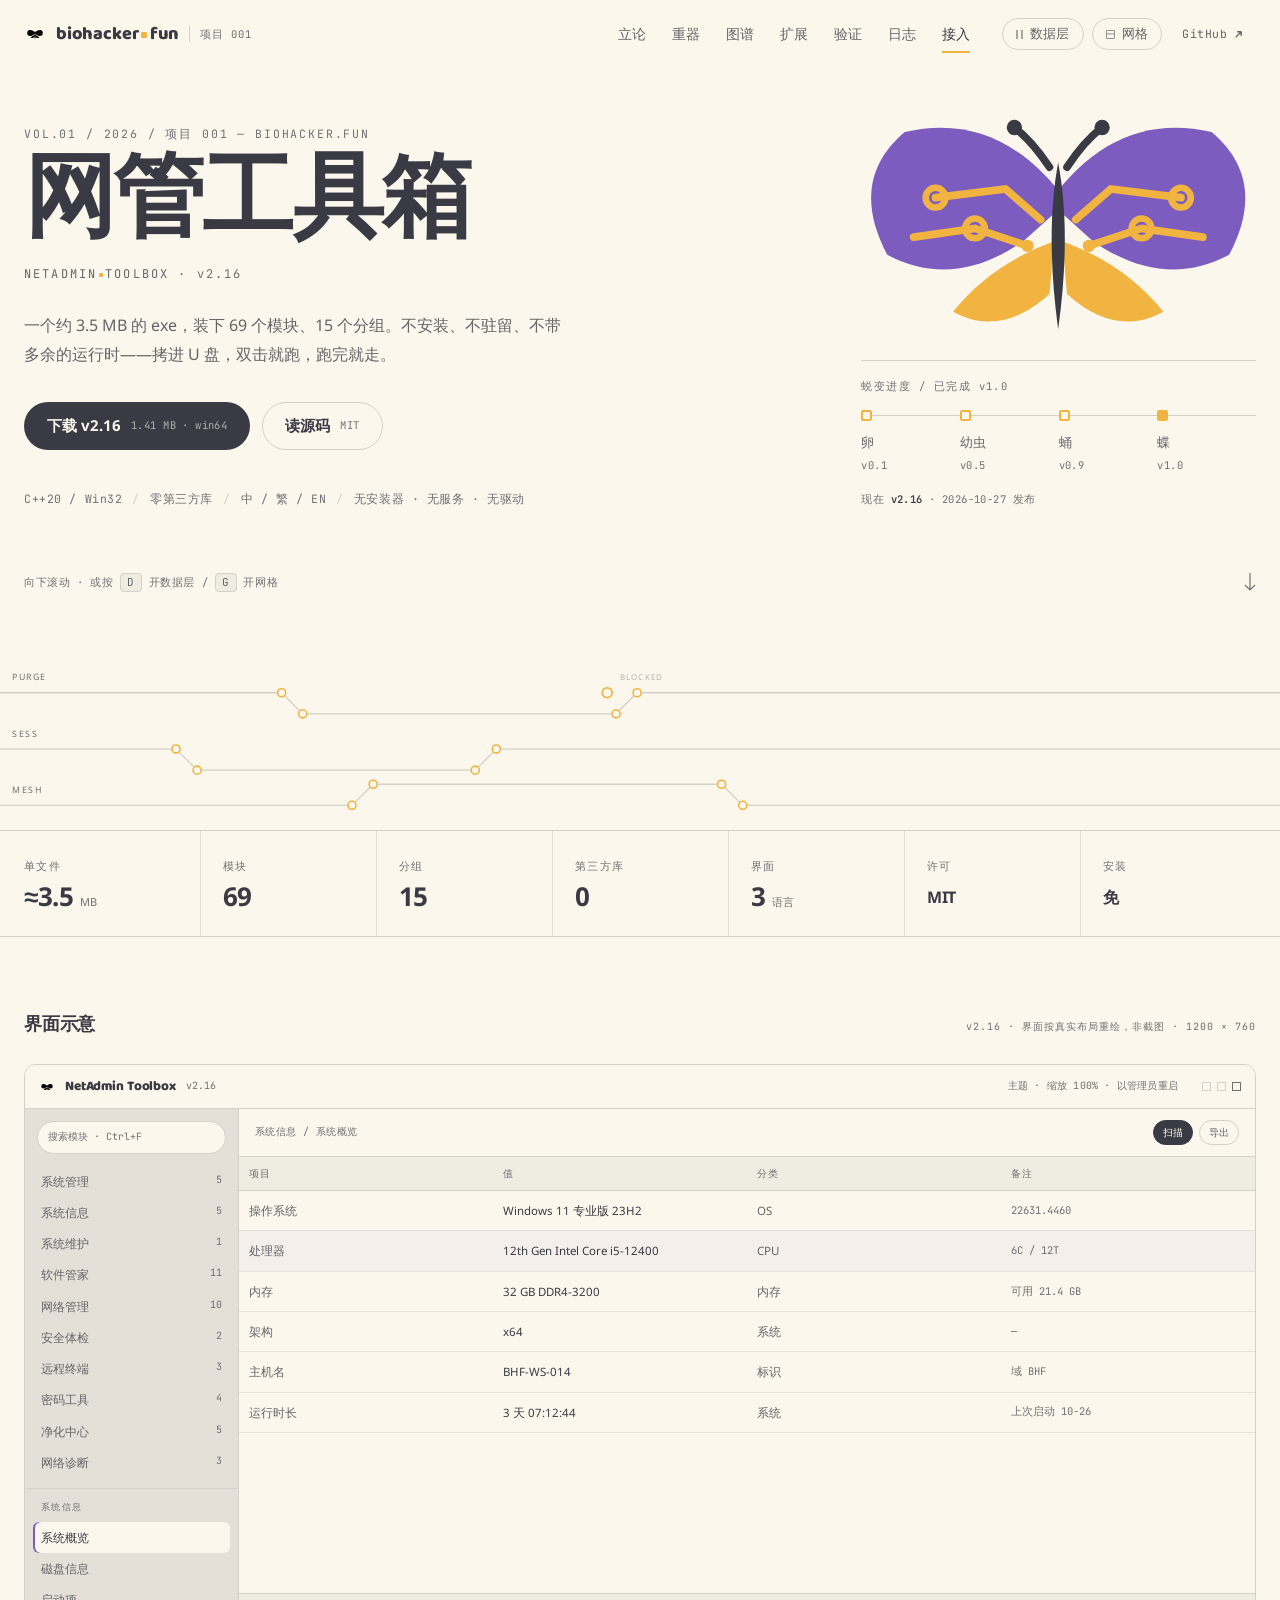
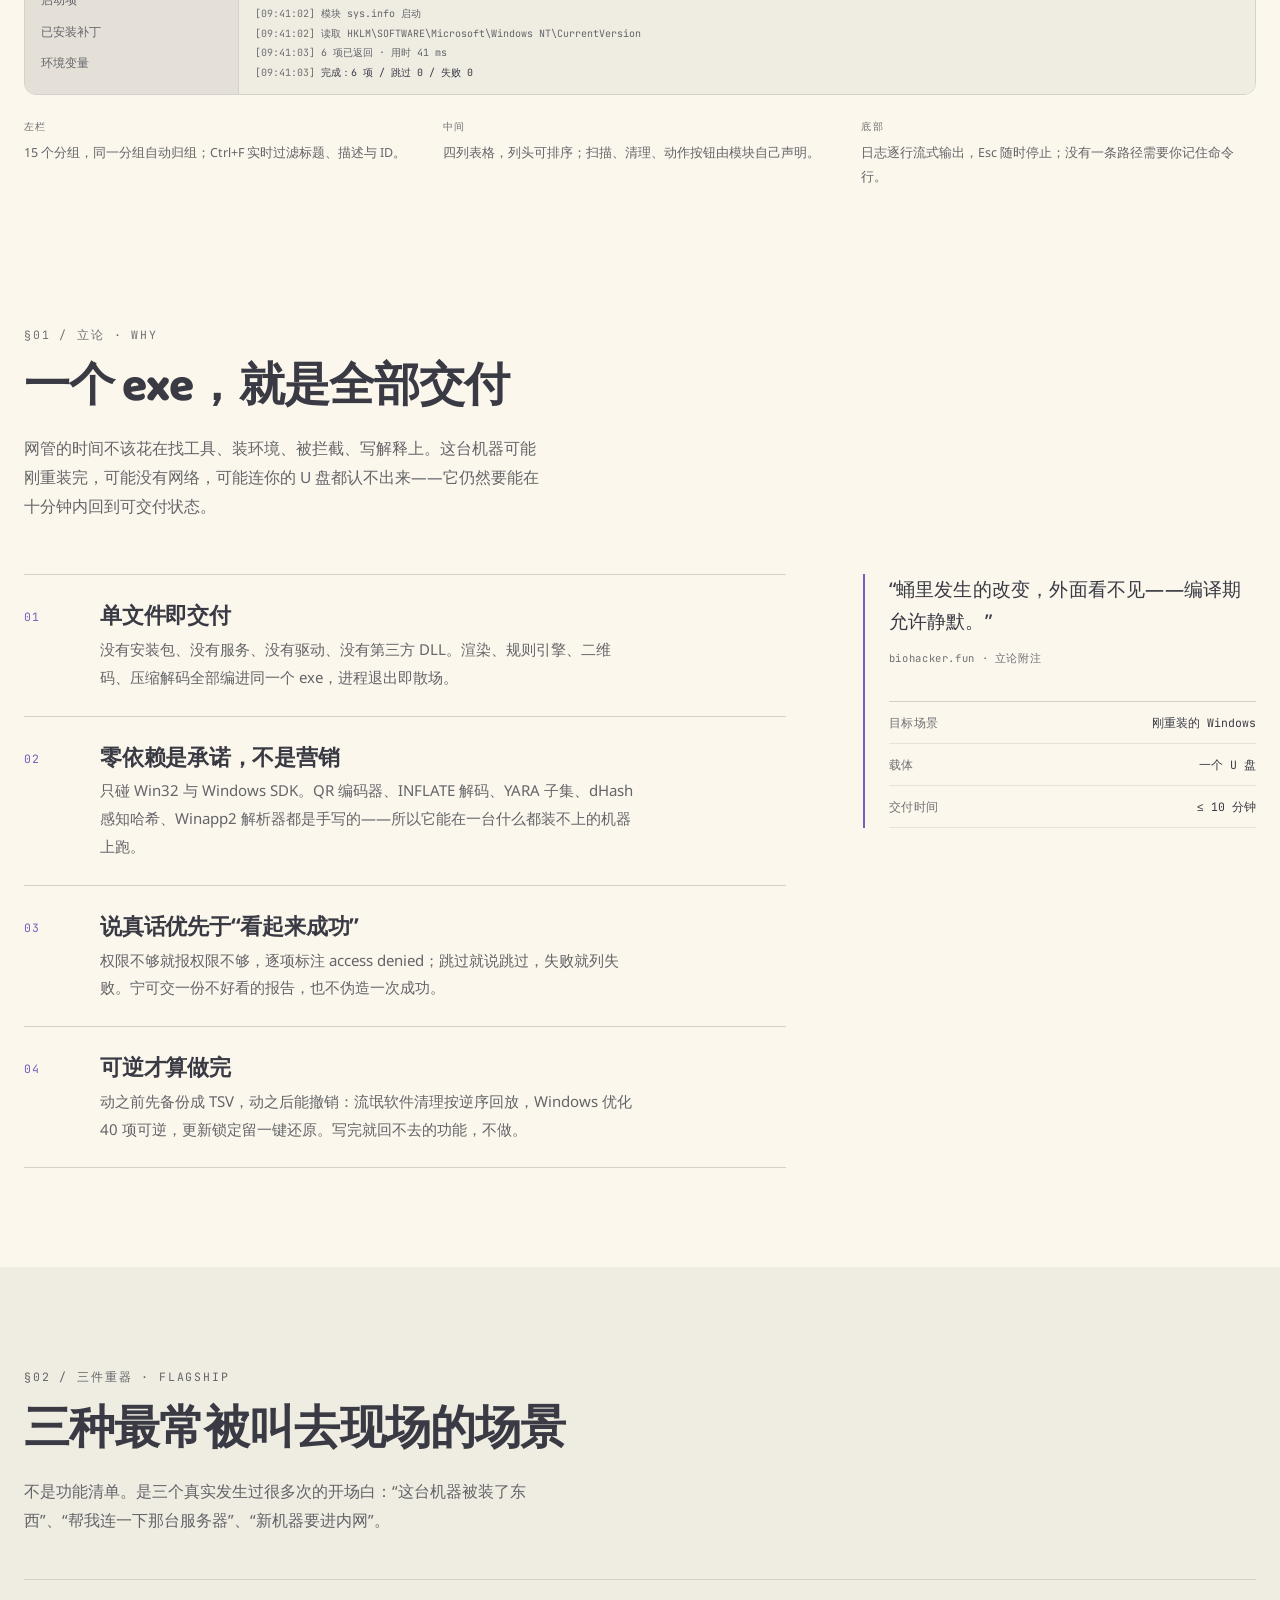
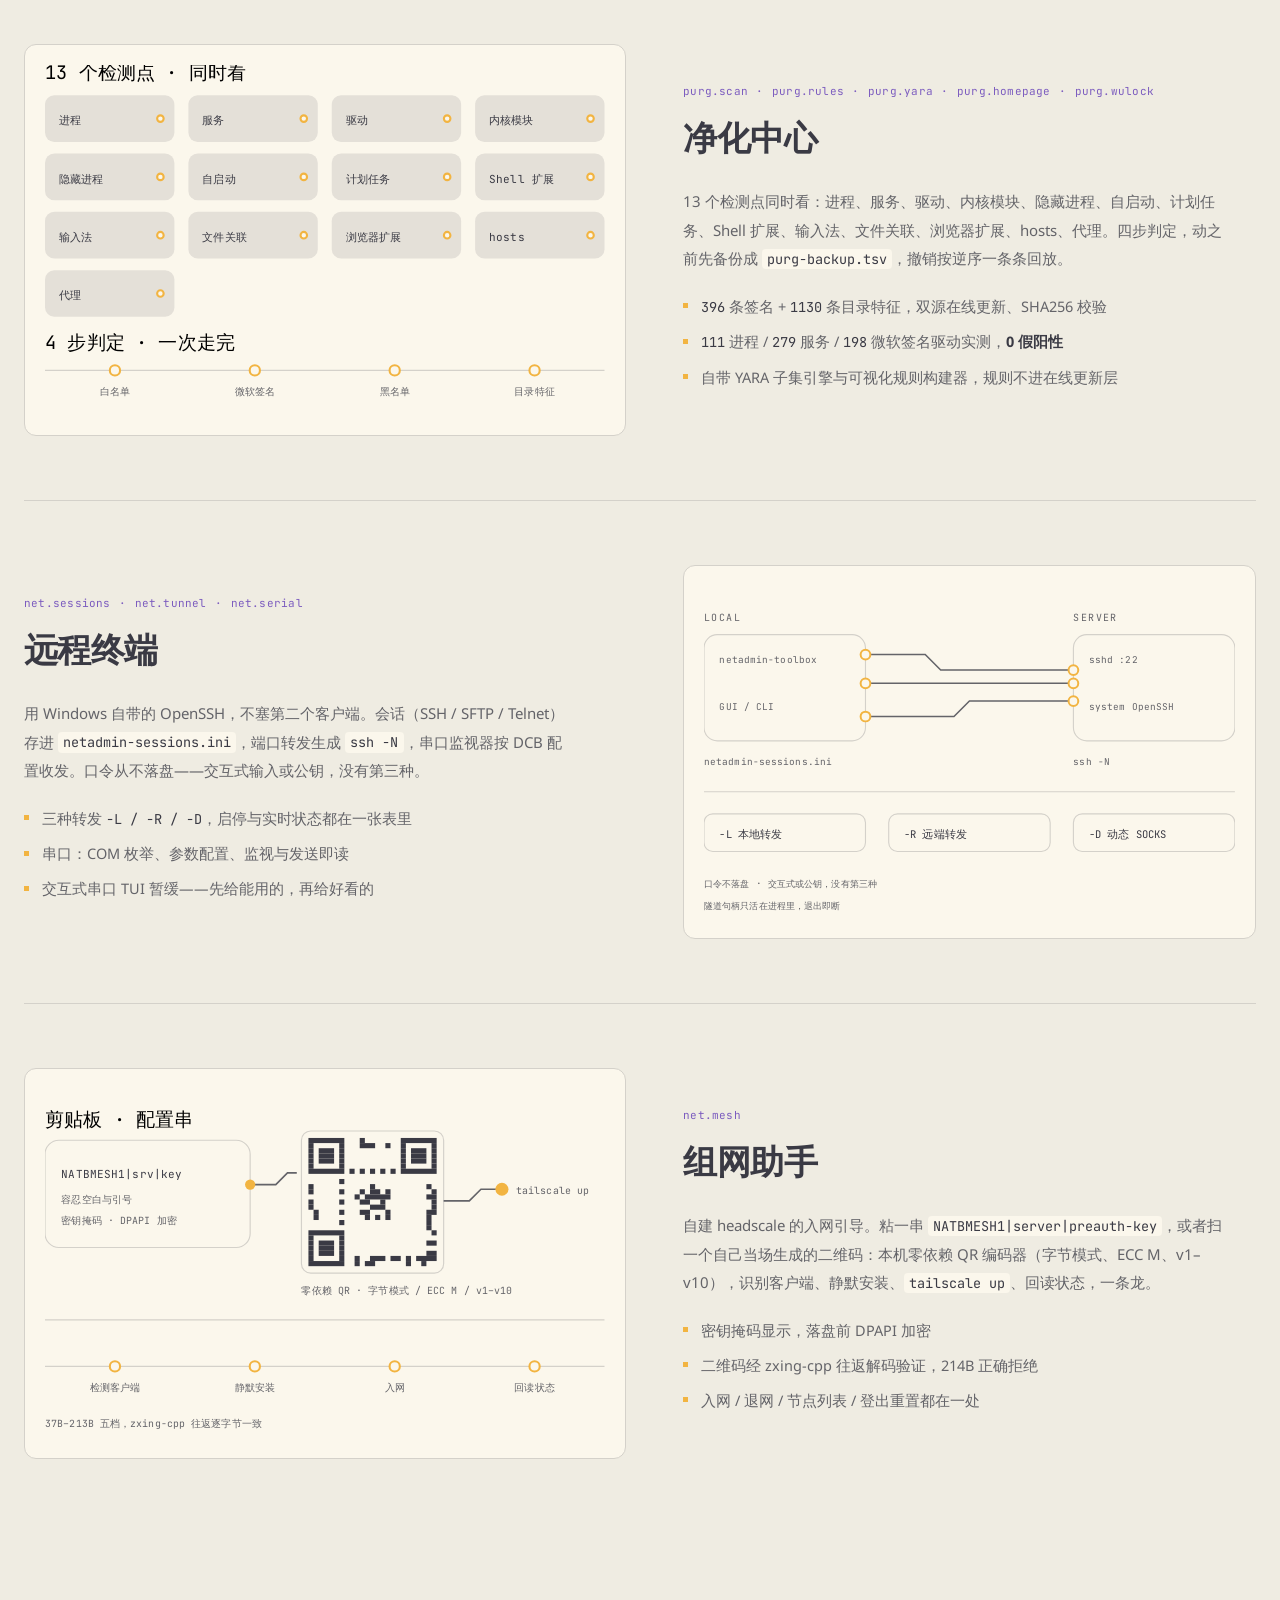
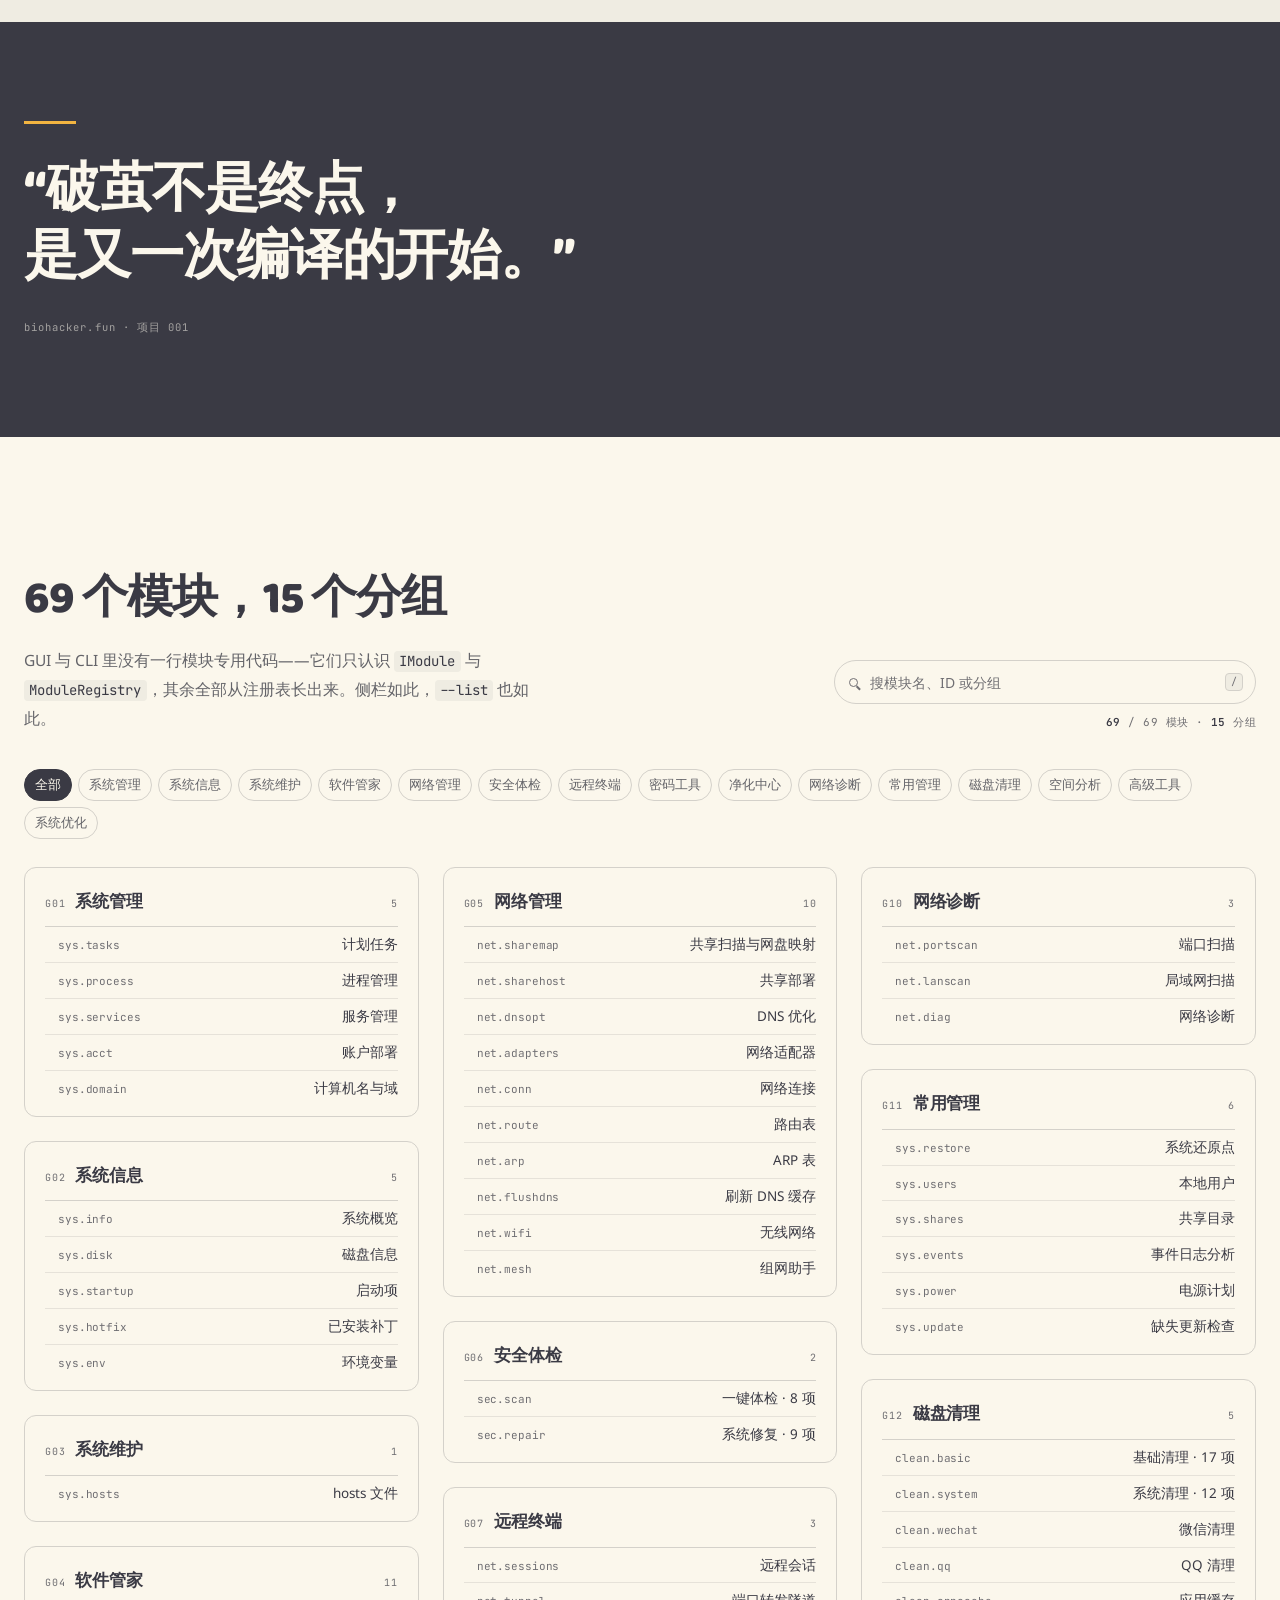
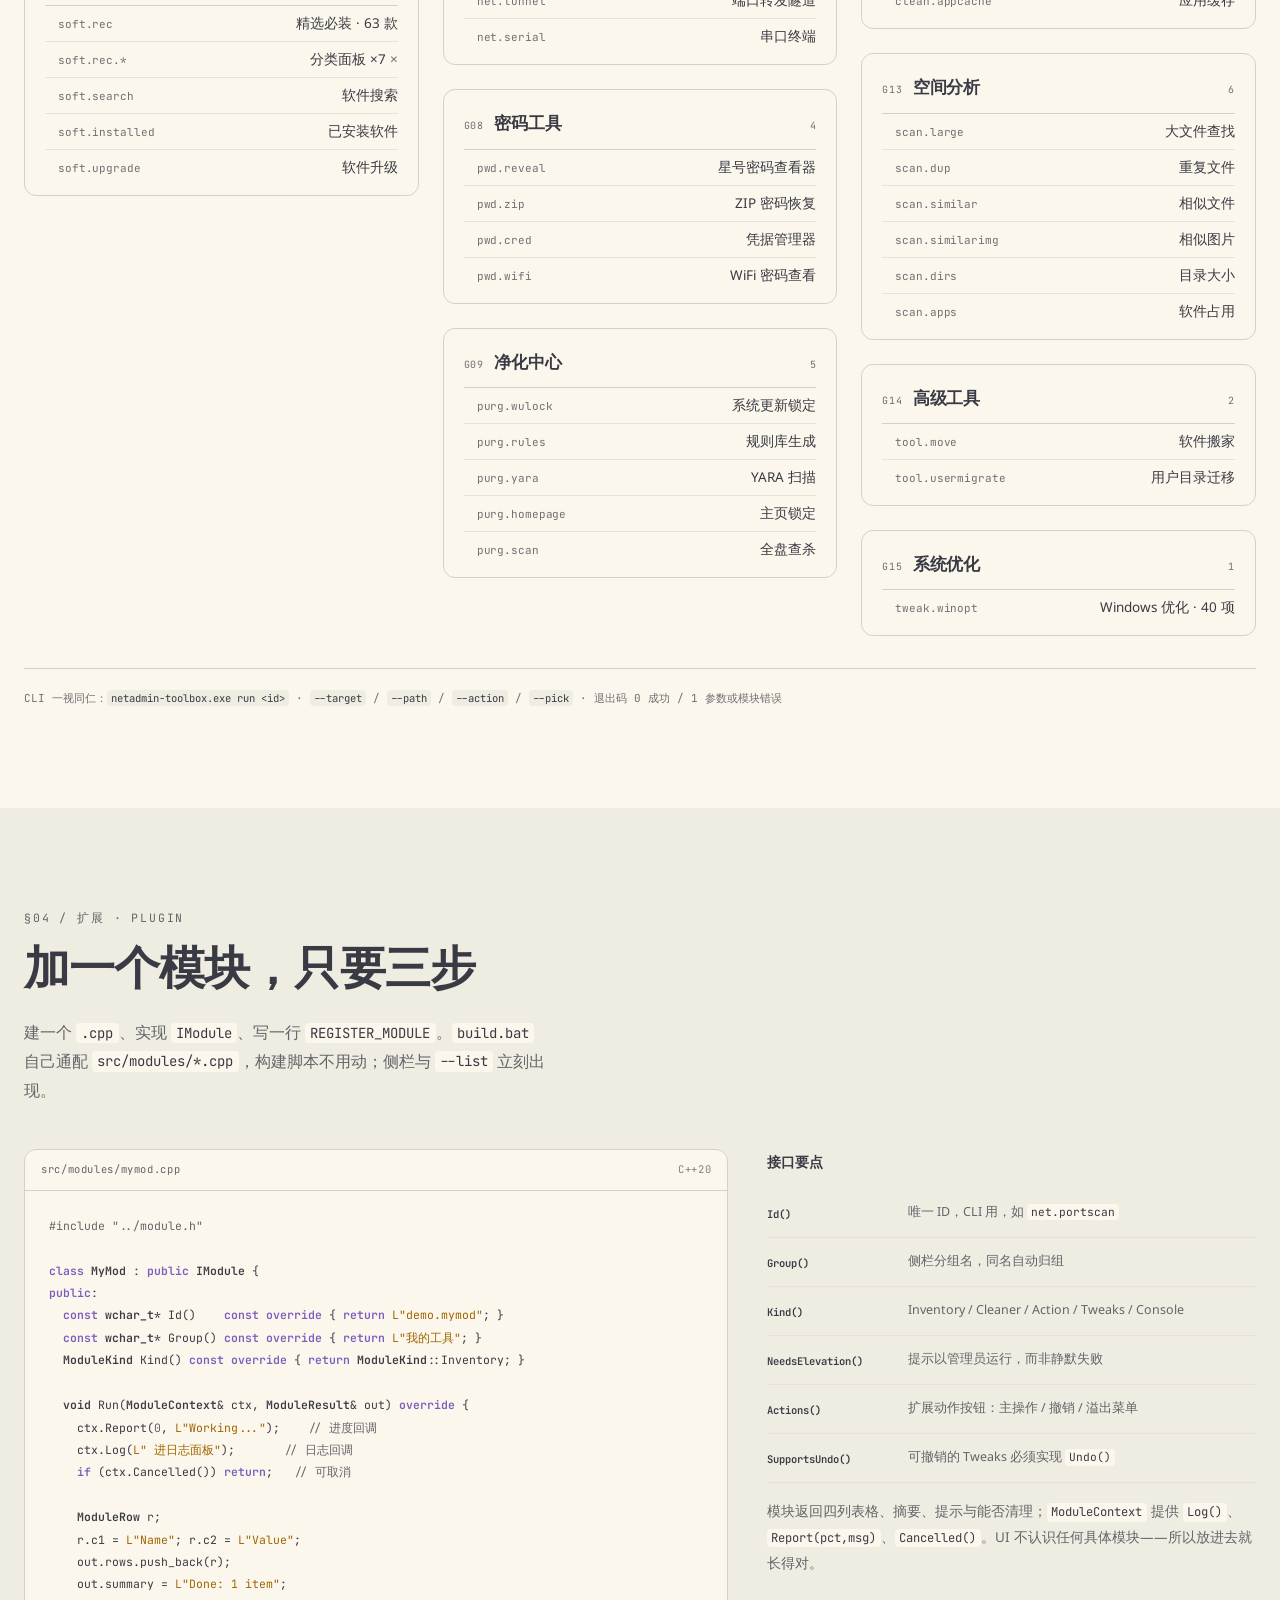
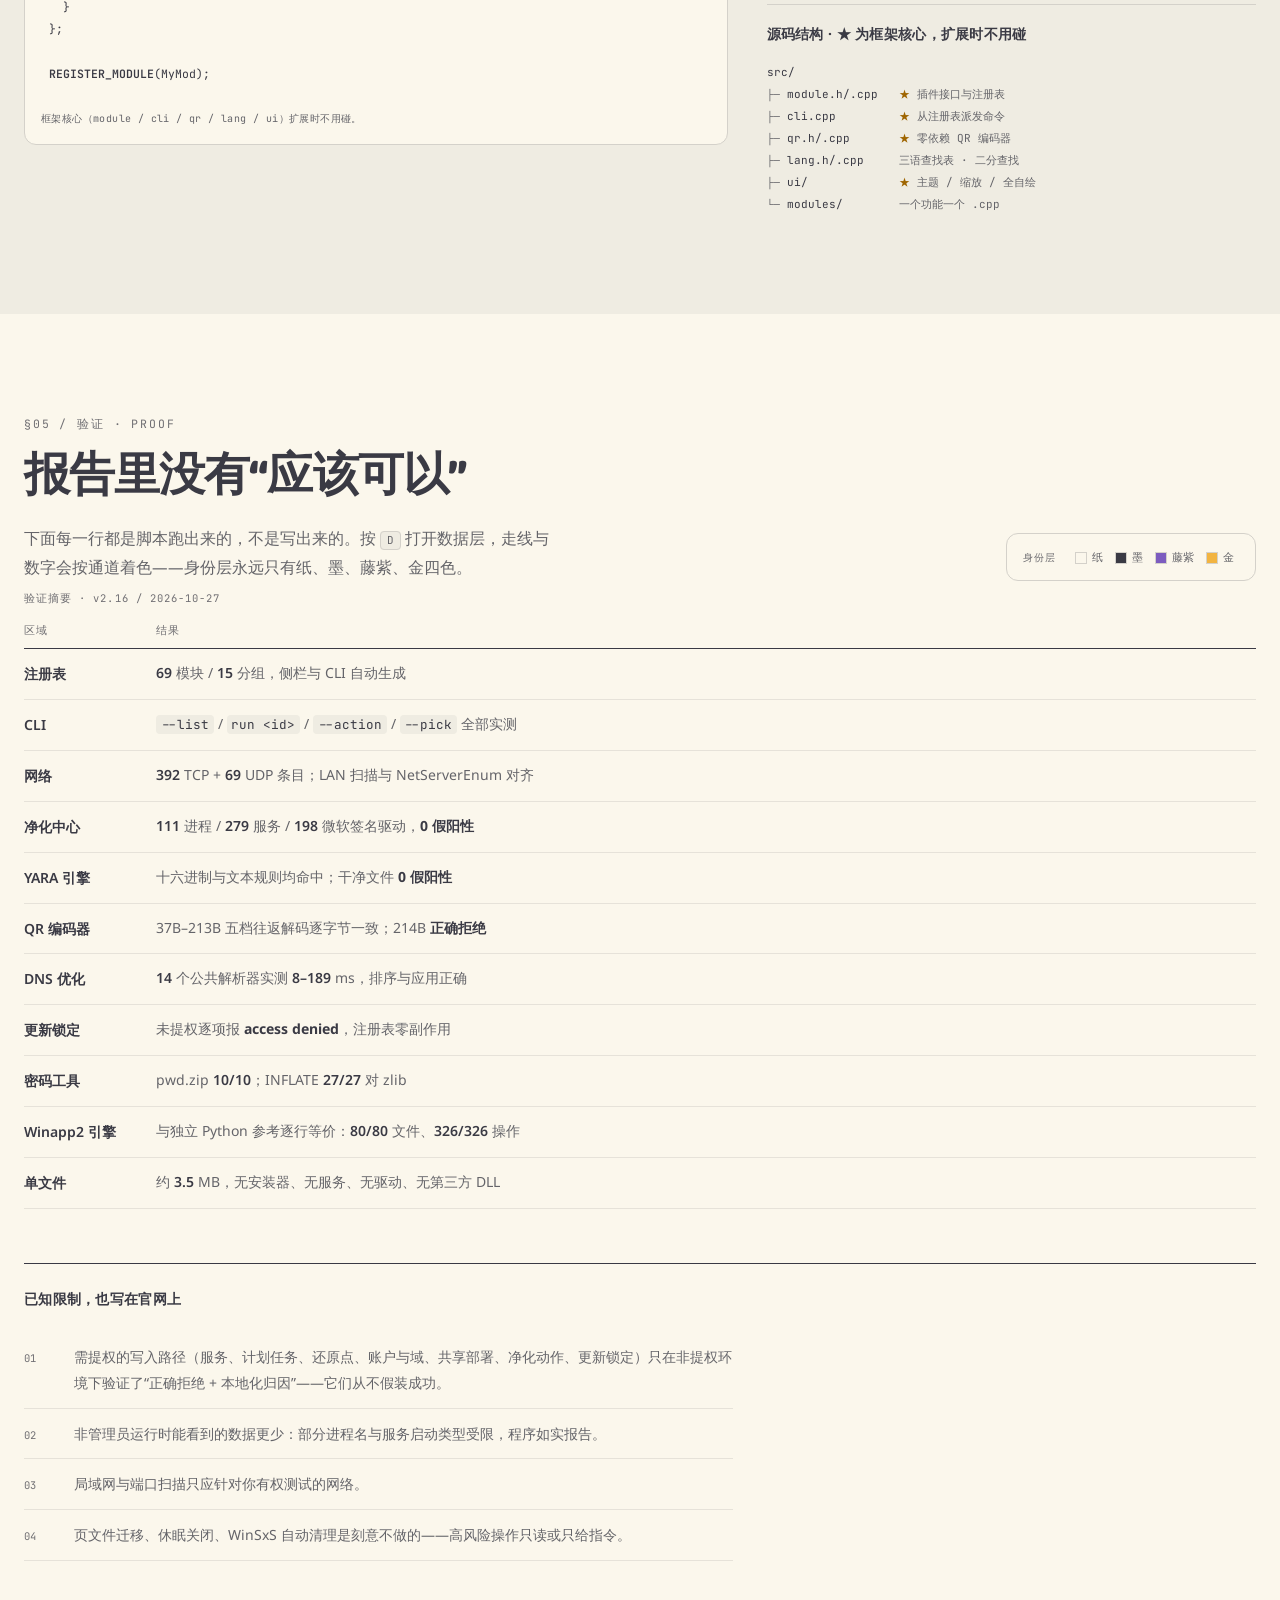
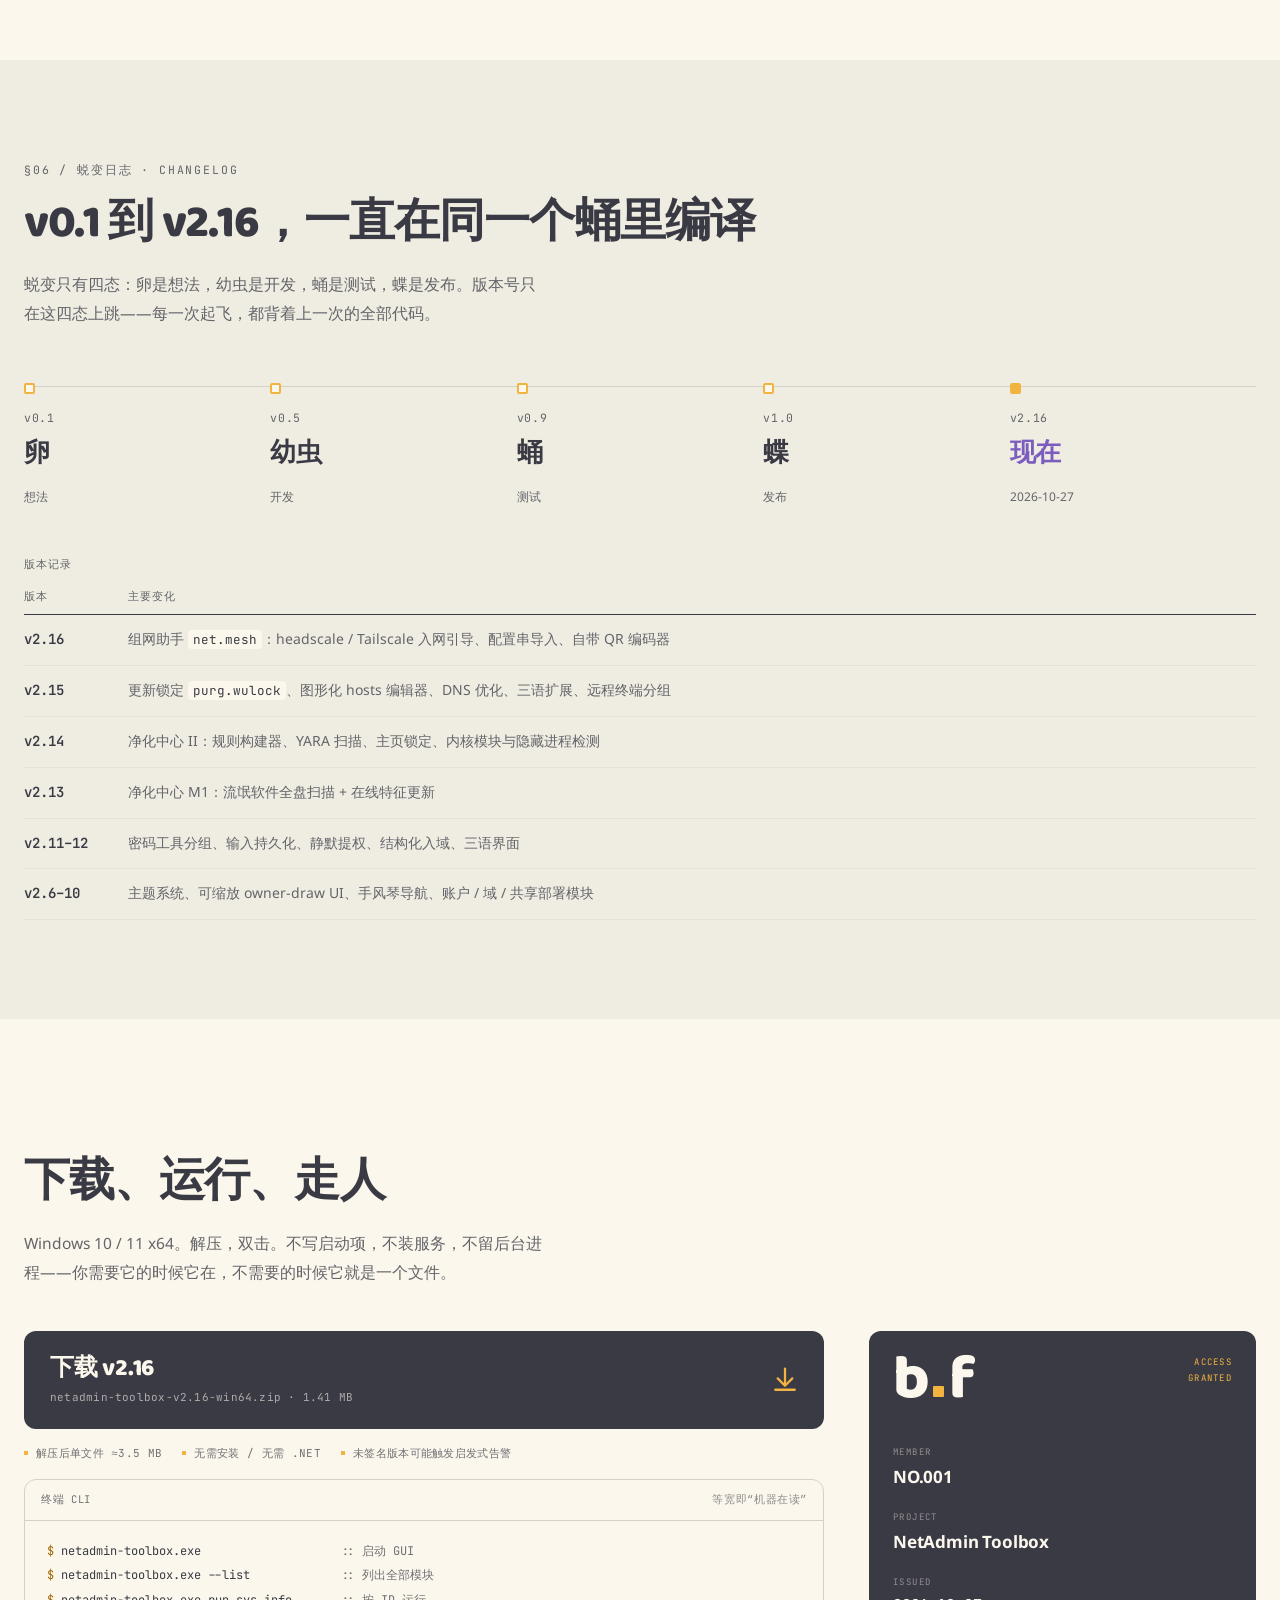
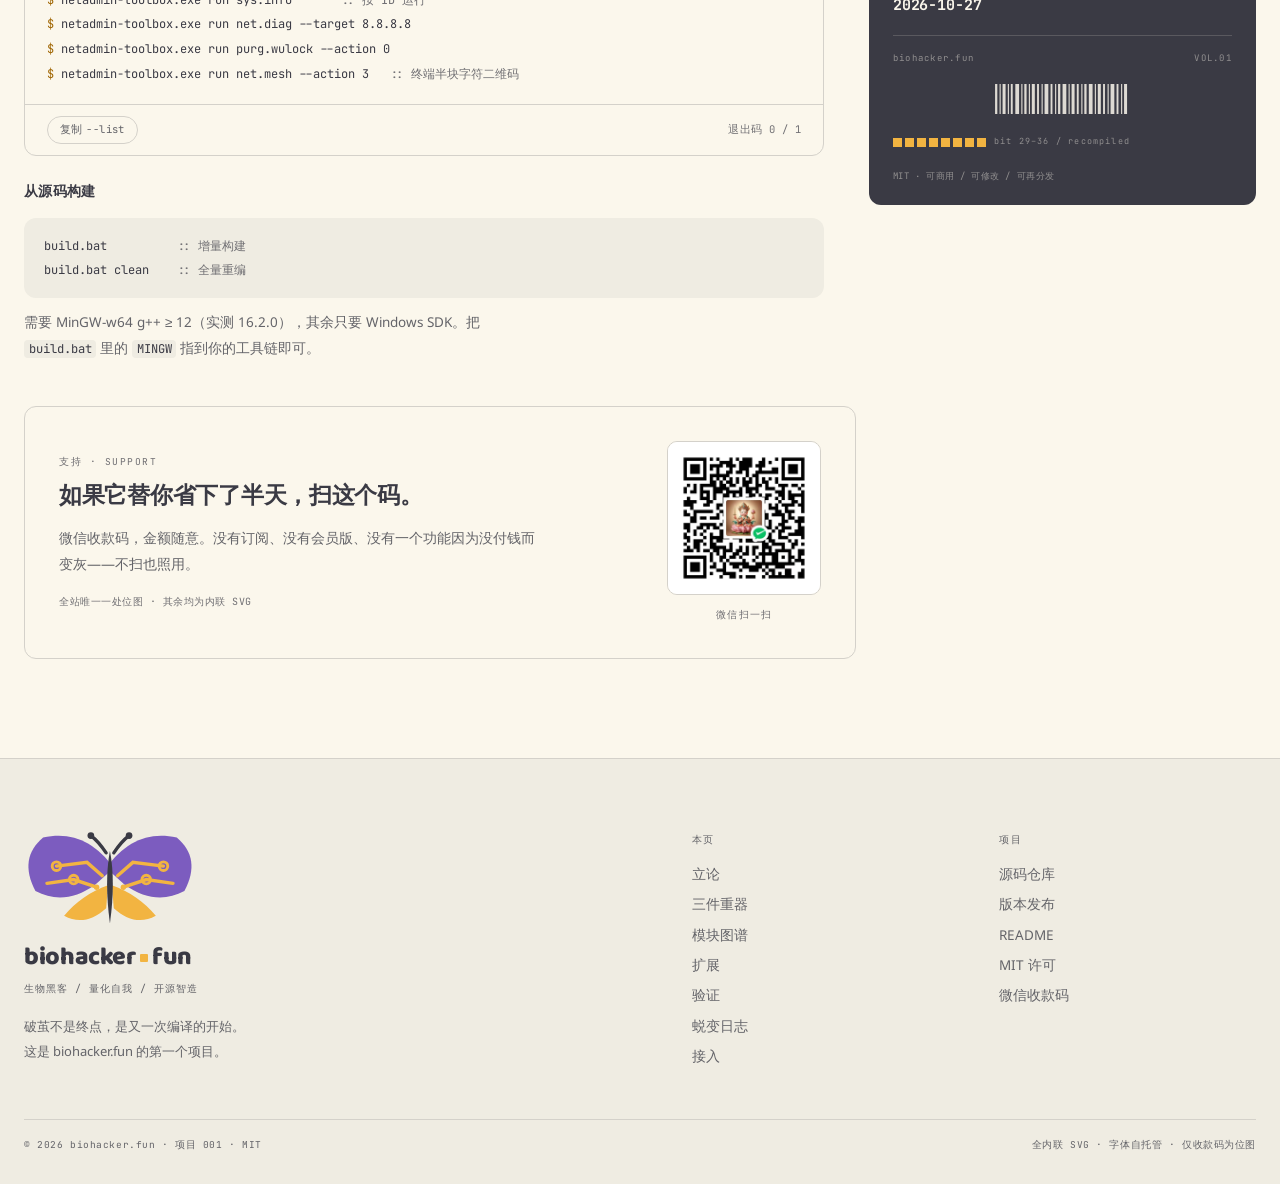
<file: index.html>
<!doctype html>
<html lang="zh-CN" data-layer="identity" data-grid="off">
<head>
<meta charset="utf-8">
<meta name="viewport" content="width=device-width, initial-scale=1">
<title>NetAdmin Toolbox · 单文件 Windows 网管工具箱 — biohacker.fun</title>
<meta name="description" content="一个约 3.5 MB 的 exe，装下 69 个模块、15 个分组：净化中心、远程终端、组网助手、网络诊断、磁盘清理。纯 Win32，零第三方依赖，三语界面，MIT。biohacker.fun 项目 001。">
<meta name="theme-color" content="#FBF7EC">
<meta name="color-scheme" content="light">
<meta property="og:type" content="website">
<meta property="og:title" content="NetAdmin Toolbox · 单文件 Windows 网管工具箱">
<meta property="og:description" content="3.5 MB / 69 模块 / 15 分组 / 零依赖。拷进 U 盘，双击就跑。">
<meta property="og:site_name" content="biohacker.fun">
<meta property="og:locale" content="zh_CN">
<meta property="og:url" content="https://biohacker.fun/">
<meta property="og:image" content="https://biohacker.fun/assets/og.png">
<meta property="og:image:width" content="1200">
<meta property="og:image:height" content="630">
<meta property="og:image:alt" content="网管工具箱 · 单文件 Windows 网管工具箱 v2.16">
<meta name="twitter:card" content="summary_large_image">
<meta name="twitter:image" content="https://biohacker.fun/assets/og.png">
<link rel="canonical" href="https://biohacker.fun/">
<link rel="icon" href="assets/favicon.svg" type="image/svg+xml">
<link rel="preload" href="assets/fonts/baloo2-latin.woff2" as="font" type="font/woff2" crossorigin>
<link rel="stylesheet" href="assets/css/fonts.css">
<link rel="stylesheet" href="assets/css/site.css">
<script>document.documentElement.classList.add("js");</script>
<script type="application/ld+json">
{
  "@context": "https://schema.org",
  "@type": "SoftwareApplication",
  "name": "NetAdmin Toolbox",
  "alternateName": "网管工具箱",
  "applicationCategory": "UtilitiesApplication",
  "operatingSystem": "Windows 10, Windows 11",
  "softwareVersion": "2.16",
  "fileSize": "3.5MB",
  "license": "https://opensource.org/licenses/MIT",
  "author": {"@type": "Organization", "name": "biohacker.fun"},
  "offers": {"@type": "Offer", "price": "0", "priceCurrency": "CNY"}
}
</script>
</head>
<body>

<a class="skip" href="#main">跳到正文</a>

<!-- 蝶形 · 主标志（矢量复刻，不改构造） -->
<svg class="sprite" aria-hidden="true" focusable="false">
  <symbol id="bf" viewBox="0 0 192 103.2">
    <g transform="scale(.88) translate(-174.3 -172.1)">
      <path style="fill:var(--b-wing)" d="M278.5,219.1C302.7,185.2 332.6,172.3 368.1,180.4C389.1,198.1 392.4,220.8 377.8,248.2C353.6,261.1 328.6,258.7 302.7,240.9Z"/>
      <path style="fill:var(--b-wing)" d="M288.2,219.1C263.9,185.2 234.1,172.3 198.5,180.4C177.5,198.1 174.3,220.8 188.8,248.2C213.1,261.1 238.1,258.7 263.9,240.9Z"/>
      <path style="fill:var(--b-gold)" d="M285.7,240.9C308.4,249 326.9,261.9 341.5,279.7C323.7,289.4 305.9,286.2 288.2,270Z"/>
      <path style="fill:var(--b-gold)" d="M280.9,240.9C258.3,249 239.7,261.9 225.2,279.7C242.9,289.4 260.7,286.2 278.5,270Z"/>
      <g style="stroke:var(--b-gold);fill:none" stroke-width="4.24" stroke-linecap="round">
        <path d="M293,228.8L312.4,211.9 351.2,216.7"/>
        <path d="M273.6,228.8L254.2,211.9 215.5,216.7"/>
        <path d="M300.3,243.4L329.4,233.7 363.3,238.5"/>
        <path d="M266.4,243.4L237.3,233.7 203.4,238.5"/>
      </g>
      <g style="stroke:var(--b-gold);fill:none" stroke-width="3.63">
        <circle cx="351.2" cy="216.7" r="5.45"/>
        <circle cx="215.5" cy="216.7" r="5.45"/>
        <circle cx="329.4" cy="233.7" r="5.45"/>
        <circle cx="237.3" cy="233.7" r="5.45"/>
      </g>
      <g style="fill:var(--b-gold)">
        <circle cx="300.3" cy="243.4" r="3.4"/>
        <circle cx="266.4" cy="243.4" r="3.4"/>
      </g>
      <path style="fill:var(--b-ink)" d="M283.3,197.3C288.2,223.2 288.2,253.9 283.3,289.4C278.5,253.9 278.5,223.2 283.3,197.3Z"/>
      <g style="stroke:var(--b-ink);fill:none" stroke-width="4.24" stroke-linecap="round">
        <path d="M278.5,199.8C272,190.1 265.6,182.8 259.1,177.9"/>
        <path d="M288.2,199.8C294.6,190.1 301.1,182.8 307.6,177.9"/>
      </g>
      <g style="fill:var(--b-ink)">
        <circle cx="259.1" cy="177.9" r="4.24"/>
        <circle cx="307.6" cy="177.9" r="4.24"/>
      </g>
    </g>
  </symbol>

  <!-- 蝶形符号 · 弃用走线，四瓣加身体，最小 16px 可辨 -->
  <symbol id="bf-mark" viewBox="0 0 24 24">
    <g transform="translate(12 12) scale(.0825) translate(-283.35 -230.85)">
      <path style="fill:var(--b-wing)" d="M278.5,219.1C302.7,185.2 332.6,172.3 368.1,180.4C389.1,198.1 392.4,220.8 377.8,248.2C353.6,261.1 328.6,258.7 302.7,240.9Z"/>
      <path style="fill:var(--b-wing)" d="M288.2,219.1C263.9,185.2 234.1,172.3 198.5,180.4C177.5,198.1 174.3,220.8 188.8,248.2C213.1,261.1 238.1,258.7 263.9,240.9Z"/>
      <path style="fill:var(--b-gold)" d="M285.7,240.9C308.4,249 326.9,261.9 341.5,279.7C323.7,289.4 305.9,286.2 288.2,270Z"/>
      <path style="fill:var(--b-gold)" d="M280.9,240.9C258.3,249 239.7,261.9 225.2,279.7C242.9,289.4 260.7,286.2 278.5,270Z"/>
      <rect style="fill:var(--b-ink)" x="276.4" y="196" width="13.9" height="93.4" rx="6.9"/>
    </g>
  </symbol>
</svg>

<div class="gridlayer" aria-hidden="true">
  <div class="gridlayer__in">
    <div class="gridlayer__cols"><i></i><i></i><i></i><i></i><i></i><i></i><i></i><i></i><i></i><i></i><i></i><i></i></div>
    <p class="gridlayer__meta mono">12 栏 / 栏距 24px / 版心 <span class="js-wrap-w">—</span>px · 圆角 12 与 999</p>
  </div>
</div>

<header class="topbar" id="topbar">
  <div class="wrap topbar__in">
    <a class="brand" href="#top" aria-label="biohacker.fun · 项目 001 首页">
      <svg class="brand__mark" aria-hidden="true"><use href="#bf-mark"/></svg>
      <span class="brand__word">biohacker<i class="pad" aria-hidden="true"></i>fun</span>
      <span class="brand__sub mono">项目 001</span>
    </a>

    <nav class="nav" id="nav" aria-label="页面导航">
      <a href="#why">立论</a>
      <a href="#gear">重器</a>
      <a href="#atlas">图谱</a>
      <a href="#extend">扩展</a>
      <a href="#verify">验证</a>
      <a href="#log">日志</a>
      <a href="#get">接入</a>
    </nav>

    <div class="tools">
      <button class="tgl" type="button" data-toggle="layer" aria-pressed="false" title="走线与信号通道着色（快捷键 D）">
        <span class="tgl__ico tgl__ico--ch" aria-hidden="true"></span>数据层
      </button>
      <button class="tgl" type="button" data-toggle="grid" aria-pressed="false" title="显示 12 栏网格（快捷键 G）">
        <span class="tgl__ico tgl__ico--grid" aria-hidden="true"></span>网格
      </button>
      <a class="ghlink" href="https://github.com/third8923/netadmin-toolbox" target="_blank" rel="noopener">
        <span class="mono">GitHub</span>
        <svg viewBox="0 0 12 12" aria-hidden="true"><path d="M3 9L9 3M9 3H4.5M9 3v4.5"/></svg>
      </a>
      <button class="menu-btn" type="button" aria-expanded="false" aria-controls="nav">菜单</button>
    </div>
  </div>
</header>

<main id="main">

<!-- ─────────────────────────── 首屏 ─────────────────────────── -->
<section class="hero" id="top">
  <div class="wrap hero__grid">
    <div class="hero__copy">
      <p class="kicker mono reveal">VOL.01 / 2026 / 项目 001 — biohacker.fun</p>
      <h1 class="hero__title reveal">网管工具箱</h1>
      <p class="hero__cap mono reveal">NETADMIN<i class="pad"></i>TOOLBOX<span class="dim"> · v2.16</span></p>
      <p class="hero__lead reveal">一个约 3.5 MB 的 exe，装下 69 个模块、15 个分组。不安装、不驻留、不带多余的运行时——拷进 U 盘，双击就跑，跑完就走。</p>
      <div class="hero__cta reveal">
        <a class="btn btn--ink" href="https://github.com/third8923/netadmin-toolbox/releases/download/v2.16/netadmin-toolbox-v2.16-win64.zip">
          下载 v2.16
          <span class="btn__meta mono">1.41 MB · win64</span>
        </a>
        <a class="btn btn--ghost" href="https://github.com/third8923/netadmin-toolbox" target="_blank" rel="noopener">
          读源码
          <span class="btn__meta mono">MIT</span>
        </a>
      </div>
      <ul class="hero__facts mono reveal">
        <li>C++20 / Win32</li>
        <li>零第三方库</li>
        <li>中 / 繁 / EN</li>
        <li>无安装器 · 无服务 · 无驱动</li>
      </ul>
    </div>

    <div class="hero__art">
      <svg class="bf bf--color reveal" viewBox="0 0 192 103.2" aria-label="biohacker.fun 主标志：蝶翅是画好的电路板"><use href="#bf"/></svg>

      <div class="meta reveal">
        <p class="meta__vol mono">蜕变进度 <span class="dim">/ 已完成 v1.0</span></p>
        <ol class="stages">
          <li class="stages__i is-done"><span class="stages__pad" aria-hidden="true"></span>卵<em class="mono">v0.1</em></li>
          <li class="stages__i is-done"><span class="stages__pad" aria-hidden="true"></span>幼虫<em class="mono">v0.5</em></li>
          <li class="stages__i is-done"><span class="stages__pad" aria-hidden="true"></span>蛹<em class="mono">v0.9</em></li>
          <li class="stages__i is-now"><span class="stages__pad" aria-hidden="true"></span>蝶<em class="mono">v1.0</em></li>
        </ol>
        <p class="meta__now mono">现在 <b>v2.16</b> · 2026-10-27 发布</p>
      </div>
    </div>
  </div>

  <div class="hero__foot wrap">
    <span class="mono">向下滚动<span class="hide-sm"> · 或按 <kbd>D</kbd> 开数据层 / <kbd>G</kbd> 开网格</span></span>
    <svg class="hero__down" viewBox="0 0 12 20" aria-hidden="true"><path d="M6 1v17M1 13l5 5 5-5"/></svg>
  </div>
</section>

<!-- ─────────────────────────── 走线带 ─────────────────────────── -->
<div class="traces" aria-hidden="true">
  <svg viewBox="0 0 1600 200" preserveAspectRatio="xMinYMid slice">
    <g class="tr__line">
      <path class="t-out" pathLength="1" data-draw d="M0 44H320L344 68H700L724 44H1600"/>
      <path class="t-in" pathLength="1" data-draw d="M0 108H200L224 132H540L564 108H1600"/>
      <path class="t-in" pathLength="1" data-draw d="M0 172H400L424 148H820L844 172H1600"/>
    </g>
    <g class="tr__pads">
      <circle cx="320" cy="44" r="4.6"/><circle cx="344" cy="68" r="4.6"/>
      <circle cx="700" cy="68" r="4.6"/><circle cx="724" cy="44" r="4.6"/>
      <circle cx="200" cy="108" r="4.6"/><circle cx="224" cy="132" r="4.6"/>
      <circle cx="540" cy="132" r="4.6"/><circle cx="564" cy="108" r="4.6"/>
      <circle cx="400" cy="172" r="4.6"/><circle cx="424" cy="148" r="4.6"/>
      <circle cx="820" cy="148" r="4.6"/><circle cx="844" cy="172" r="4.6"/>
    </g>
    <g class="tr__labels">
      <text x="14" y="30">PURGE</text>
      <text x="14" y="94">SESS</text>
      <text x="14" y="158">MESH</text>
    </g>
    <g class="tr tr--block">
      <path pathLength="1" data-draw d="M600 68L624 44H690"/>
      <circle class="tr__end" cx="690" cy="44" r="5.6"/>
      <text class="tr__labels" x="704" y="30">BLOCKED</text>
    </g>
    <text class="tr__mark" x="1570" y="94" text-anchor="end">VOL.01 / NO.001</text>
  </svg>
</div>

<!-- ─────────────────────────── 事实带 ─────────────────────────── -->
<div class="strip">
  <div class="wrap strip__in">
    <dl class="facts">
      <div><dt class="mono">单文件</dt><dd>≈3.5 <span class="unit">MB</span></dd></div>
      <div><dt class="mono">模块</dt><dd>69</dd></div>
      <div><dt class="mono">分组</dt><dd>15</dd></div>
      <div><dt class="mono">第三方库</dt><dd>0</dd></div>
      <div><dt class="mono">界面</dt><dd>3 <span class="unit">语言</span></dd></div>
      <div><dt class="mono">许可</dt><dd class="facts__txt">MIT</dd></div>
      <div><dt class="mono">安装</dt><dd class="facts__txt">免</dd></div>
    </dl>
  </div>
</div>

<!-- ─────────────────────────── 界面示意 ─────────────────────────── -->
<section class="shot" aria-labelledby="shot-h">
  <div class="wrap">
    <div class="shot__hd reveal">
      <h2 class="shot__h" id="shot-h">界面示意</h2>
      <p class="shot__meta mono">v2.16 · 界面按真实布局重绘，非截图 · 1200 × 760</p>
    </div>

    <div class="win reveal" role="img" aria-label="NetAdmin Toolbox 界面示意：左栏分组、中间四列结果表、底部实时日志">
      <div class="win__bar">
        <span class="win__logo" aria-hidden="true"><svg viewBox="0 0 24 24"><use href="#bf-mark"/></svg></span>
        <span class="win__name">NetAdmin Toolbox</span>
        <span class="win__ver mono">v2.16</span>
        <span class="win__acts mono">主题 · 缩放 100% · 以管理员重启</span>
        <span class="win__keys" aria-hidden="true"><i></i><i></i><i></i></span>
      </div>

      <div class="win__body">
        <aside class="win__side">
          <div class="win__search mono">搜索模块 · Ctrl+F</div>
          <ul class="win__grp">
            <li>系统管理 <b class="mono">5</b></li>
            <li>系统信息 <b class="mono">5</b></li>
            <li>系统维护 <b class="mono">1</b></li>
            <li>软件管家 <b class="mono">11</b></li>
            <li>网络管理 <b class="mono">10</b></li>
            <li>安全体检 <b class="mono">2</b></li>
            <li>远程终端 <b class="mono">3</b></li>
            <li>密码工具 <b class="mono">4</b></li>
            <li>净化中心 <b class="mono">5</b></li>
            <li>网络诊断 <b class="mono">3</b></li>
          </ul>
          <div class="win__mods">
            <p class="win__mt mono">系统信息</p>
            <ul>
              <li class="is-on">系统概览</li>
              <li>磁盘信息</li>
              <li>启动项</li>
              <li>已安装补丁</li>
              <li>环境变量</li>
            </ul>
          </div>
        </aside>

        <div class="win__main">
          <div class="win__tool">
            <span class="win__crumb mono">系统信息 / 系统概览</span>
            <span class="win__btns" aria-hidden="true"><i>扫描</i><i>导出</i></span>
          </div>
          <table class="win__tbl">
            <thead>
              <tr><th>项目</th><th>值</th><th>分类</th><th>备注</th></tr>
            </thead>
            <tbody>
              <tr><td>操作系统</td><td>Windows 11 专业版 23H2</td><td>OS</td><td class="mono">22631.4460</td></tr>
              <tr><td>处理器</td><td>12th Gen Intel Core i5-12400</td><td>CPU</td><td class="mono">6C / 12T</td></tr>
              <tr><td>内存</td><td>32 GB DDR4-3200</td><td>内存</td><td class="mono">可用 21.4 GB</td></tr>
              <tr><td>架构</td><td>x64</td><td>系统</td><td class="mono">—</td></tr>
              <tr><td>主机名</td><td>BHF-WS-014</td><td>标识</td><td class="mono">域 BHF</td></tr>
              <tr><td>运行时长</td><td>3 天 07:12:44</td><td>系统</td><td class="mono">上次启动 10-26</td></tr>
            </tbody>
          </table>
          <div class="win__log mono">
            <p><span>[09:41:02]</span> 模块 sys.info 启动</p>
            <p><span>[09:41:02]</span> 读取 HKLM\SOFTWARE\Microsoft\Windows NT\CurrentVersion</p>
            <p><span>[09:41:03]</span> 6 项已返回 · 用时 41 ms</p>
            <p><span>[09:41:03]</span> 完成：6 项 / 跳过 0 / 失败 0</p>
          </div>
        </div>
      </div>
    </div>

    <div class="shot__cap">
      <p><b>左栏</b>15 个分组，同一分组自动归组；Ctrl+F 实时过滤标题、描述与 ID。</p>
      <p><b>中间</b>四列表格，列头可排序；扫描、清理、动作按钮由模块自己声明。</p>
      <p><b>底部</b>日志逐行流式输出，Esc 随时停止；没有一条路径需要你记住命令行。</p>
    </div>
  </div>
</section>

<!-- ─────────────────────────── §01 立论 ─────────────────────────── -->
<section class="sec" id="why">
  <div class="wrap">
    <header class="sec__head">
      <p class="kicker mono reveal">§01 / 立论 · WHY</p>
      <h2 class="sec__title reveal">一个 exe，就是全部交付</h2>
      <p class="sec__lead reveal">网管的时间不该花在找工具、装环境、被拦截、写解释上。这台机器可能刚重装完，可能没有网络，可能连你的 U 盘都认不出来——它仍然要能在十分钟内回到可交付状态。</p>
    </header>

    <div class="why">
      <ol class="prin">
        <li class="prin__i reveal">
          <span class="prin__n mono">01</span>
          <h3>单文件即交付</h3>
          <p>没有安装包、没有服务、没有驱动、没有第三方 DLL。渲染、规则引擎、二维码、压缩解码全部编进同一个 exe，进程退出即散场。</p>
        </li>
        <li class="prin__i reveal">
          <span class="prin__n mono">02</span>
          <h3>零依赖是承诺，不是营销</h3>
          <p>只碰 Win32 与 Windows SDK。QR 编码器、INFLATE 解码、YARA 子集、dHash 感知哈希、Winapp2 解析器都是手写的——所以它能在一台什么都装不上的机器上跑。</p>
        </li>
        <li class="prin__i reveal">
          <span class="prin__n mono">03</span>
          <h3>说真话优先于“看起来成功”</h3>
          <p>权限不够就报权限不够，逐项标注 access denied；跳过就说跳过，失败就列失败。宁可交一份不好看的报告，也不伪造一次成功。</p>
        </li>
        <li class="prin__i reveal">
          <span class="prin__n mono">04</span>
          <h3>可逆才算做完</h3>
          <p>动之前先备份成 TSV，动之后能撤销：流氓软件清理按逆序回放，Windows 优化 40 项可逆，更新锁定留一键还原。写完就回不去的功能，不做。</p>
        </li>
      </ol>

      <aside class="why__aside reveal">
        <p class="why__q">“蛹里发生的改变，外面看不见——编译期允许静默。”</p>
        <p class="why__s mono">biohacker.fun · 立论附注</p>
        <dl class="why__dl mono">
          <div><dt>目标场景</dt><dd>刚重装的 Windows</dd></div>
          <div><dt>载体</dt><dd>一个 U 盘</dd></div>
          <div><dt>交付时间</dt><dd>≤ 10 分钟</dd></div>
        </dl>
      </aside>
    </div>
  </div>
</section>

<!-- ─────────────────────────── §02 重器 ─────────────────────────── -->
<section class="sec sec--panel" id="gear">
  <div class="wrap">
    <header class="sec__head">
      <p class="kicker mono reveal">§02 / 三件重器 · FLAGSHIP</p>
      <h2 class="sec__title reveal">三种最常被叫去现场的场景</h2>
      <p class="sec__lead reveal">不是功能清单。是三个真实发生过很多次的开场白：“这台机器被装了东西”、“帮我连一下那台服务器”、“新机器要进内网”。</p>
    </header>

    <article class="gear reveal">
      <div class="gear__art">
        <svg viewBox="0 0 480 300" aria-hidden="true" class="dg"><text class="dg__t9" x="0" y="12">13 个检测点 · 同时看</text><g class="dg__pts"><rect x="0" y="26" width="111" height="40"/><rect x="123" y="26" width="111" height="40"/><rect x="246" y="26" width="111" height="40"/><rect x="369" y="26" width="111" height="40"/><rect x="0" y="76" width="111" height="40"/><rect x="123" y="76" width="111" height="40"/><rect x="246" y="76" width="111" height="40"/><rect x="369" y="76" width="111" height="40"/><rect x="0" y="126" width="111" height="40"/><rect x="123" y="126" width="111" height="40"/><rect x="246" y="126" width="111" height="40"/><rect x="369" y="126" width="111" height="40"/><rect x="0" y="176" width="111" height="40"/></g><g class="dg__cell"><text x="12" y="51">进程</text><text x="135" y="51">服务</text><text x="258" y="51">驱动</text><text x="381" y="51">内核模块</text><text x="12" y="101">隐藏进程</text><text x="135" y="101">自启动</text><text x="258" y="101">计划任务</text><text x="381" y="101">Shell 扩展</text><text x="12" y="151">输入法</text><text x="135" y="151">文件关联</text><text x="258" y="151">浏览器扩展</text><text x="381" y="151">hosts</text><text x="12" y="201">代理</text></g><g class="dg__pads"><circle cx="99" cy="46" r="2.8"/><circle cx="222" cy="46" r="2.8"/><circle cx="345" cy="46" r="2.8"/><circle cx="468" cy="46" r="2.8"/><circle cx="99" cy="96" r="2.8"/><circle cx="222" cy="96" r="2.8"/><circle cx="345" cy="96" r="2.8"/><circle cx="468" cy="96" r="2.8"/><circle cx="99" cy="146" r="2.8"/><circle cx="222" cy="146" r="2.8"/><circle cx="345" cy="146" r="2.8"/><circle cx="468" cy="146" r="2.8"/><circle cx="99" cy="196" r="2.8"/></g><text class="dg__t9" x="0" y="244">4 步判定 · 一次走完</text><path class="dg__rule" d="M0 262H480"/><g class="dg__pads"><circle cx="60" cy="262" r="4.4"/><circle cx="180" cy="262" r="4.4"/><circle cx="300" cy="262" r="4.4"/><circle cx="420" cy="262" r="4.4"/></g><g class="dg__labels"><text x="60" y="283" text-anchor="middle">白名单</text><text x="180" y="283" text-anchor="middle">微软签名</text><text x="300" y="283" text-anchor="middle">黑名单</text><text x="420" y="283" text-anchor="middle">目录特征</text></g></svg>
      </div>
      <div class="gear__txt">
        <p class="gear__id mono">purg.scan · purg.rules · purg.yara · purg.homepage · purg.wulock</p>
        <h3 class="gear__h">净化中心</h3>
        <p class="gear__p">13 个检测点同时看：进程、服务、驱动、内核模块、隐藏进程、自启动、计划任务、Shell 扩展、输入法、文件关联、浏览器扩展、hosts、代理。四步判定，动之前先备份成 <code>purg-backup.tsv</code>，撤销按逆序一条条回放。</p>
        <ul class="gear__list">
          <li><span class="mono">396</span> 条签名 + <span class="mono">1130</span> 条目录特征，双源在线更新、SHA256 校验</li>
          <li><span class="mono">111</span> 进程 / <span class="mono">279</span> 服务 / <span class="mono">198</span> 微软签名驱动实测，<b>0 假阳性</b></li>
          <li>自带 YARA 子集引擎与可视化规则构建器，规则不进在线更新层</li>
        </ul>
      </div>
    </article>

    <article class="gear gear--flip reveal">
      <div class="gear__art">
        <svg viewBox="0 0 480 300" aria-hidden="true" class="dg"><g class="dg__box"><rect x="0" y="44" width="146" height="96" rx="12"/><rect x="334" y="44" width="146" height="96" rx="12"/></g><g class="dg__t9"><text x="0" y="32">LOCAL</text><text x="334" y="32">SERVER</text></g><g class="dg__labels"><text x="14" y="70">netadmin-toolbox</text><text x="348" y="70">sshd :22</text><text x="14" y="112">GUI / CLI</text><text x="348" y="112">system OpenSSH</text></g><g class="dg__wire"><path d="M146 62H200L214 76H334"/><path d="M146 88H334"/><path d="M334 104H240L226 118H146"/></g><g class="dg__pads"><circle cx="146" cy="62" r="4.4"/><circle cx="334" cy="76" r="4.4"/><circle cx="146" cy="88" r="4.4"/><circle cx="334" cy="88" r="4.4"/><circle cx="334" cy="104" r="4.4"/><circle cx="146" cy="118" r="4.4"/></g><g class="dg__labels"><text x="0" y="162">netadmin-sessions.ini</text><text x="334" y="162">ssh -N</text></g><path class="dg__rule" d="M0 186H480"/><g class="dg__box"><rect x="0" y="206" width="146" height="34" rx="8"/><rect x="167" y="206" width="146" height="34" rx="8"/><rect x="334" y="206" width="146" height="34" rx="8"/></g><g class="dg__cell"><text x="14" y="228">-L 本地转发</text><text x="181" y="228">-R 远端转发</text><text x="348" y="228">-D 动态 SOCKS</text></g><g class="dg__labels"><text x="0" y="272">口令不落盘 · 交互式或公钥，没有第三种</text><text x="0" y="292">隧道句柄只活在进程里，退出即断</text></g></svg>
      </div>
      <div class="gear__txt">
        <p class="gear__id mono">net.sessions · net.tunnel · net.serial</p>
        <h3 class="gear__h">远程终端</h3>
        <p class="gear__p">用 Windows 自带的 OpenSSH，不塞第二个客户端。会话（SSH / SFTP / Telnet）存进 <code>netadmin-sessions.ini</code>，端口转发生成 <code>ssh -N</code>，串口监视器按 DCB 配置收发。口令从不落盘——交互式输入或公钥，没有第三种。</p>
        <ul class="gear__list">
          <li>三种转发 <span class="mono">-L / -R / -D</span>，启停与实时状态都在一张表里</li>
          <li>串口：COM 枚举、参数配置、监视与发送即读</li>
          <li>交互式串口 TUI 暂缓——先给能用的，再给好看的</li>
        </ul>
      </div>
    </article>

    <article class="gear reveal">
      <div class="gear__art">
        <svg viewBox="0 0 480 300" aria-hidden="true" class="dg"><g class="dg__box"><rect x="0" y="44" width="176" height="92" rx="12"/></g><text class="dg__t9" x="0" y="32">剪贴板 · 配置串</text><g class="dg__cell"><text x="14" y="76">NATBMESH1|srv|key</text></g><g class="dg__labels"><text x="14" y="98">容忍空白与引号</text><text x="14" y="116">密钥掩码 · DPAPI 加密</text></g><g class="dg__wire"><path d="M176 82H198L208 72H216"/></g><circle cx="176" cy="82" r="4.4" class="dg__pad"/><rect class="dg__qrbg" x="220" y="36" width="122" height="122" rx="8"/><g class="dg__qrmod"><rect x="226.0" y="42.0" width="30.8" height="4.4"/><rect x="270.0" y="42.0" width="4.4" height="4.4"/><rect x="305.2" y="42.0" width="30.8" height="4.4"/><rect x="226.0" y="46.4" width="4.4" height="4.4"/><rect x="252.4" y="46.4" width="4.4" height="4.4"/><rect x="270.0" y="46.4" width="13.2" height="4.4"/><rect x="292.0" y="46.4" width="4.4" height="4.4"/><rect x="305.2" y="46.4" width="4.4" height="4.4"/><rect x="331.6" y="46.4" width="4.4" height="4.4"/><rect x="226.0" y="50.8" width="4.4" height="4.4"/><rect x="234.8" y="50.8" width="13.2" height="4.4"/><rect x="252.4" y="50.8" width="4.4" height="4.4"/><rect x="305.2" y="50.8" width="4.4" height="4.4"/><rect x="314.0" y="50.8" width="13.2" height="4.4"/><rect x="331.6" y="50.8" width="4.4" height="4.4"/><rect x="226.0" y="55.2" width="4.4" height="4.4"/><rect x="234.8" y="55.2" width="13.2" height="4.4"/><rect x="252.4" y="55.2" width="4.4" height="4.4"/><rect x="305.2" y="55.2" width="4.4" height="4.4"/><rect x="314.0" y="55.2" width="13.2" height="4.4"/><rect x="331.6" y="55.2" width="4.4" height="4.4"/><rect x="226.0" y="59.6" width="4.4" height="4.4"/><rect x="234.8" y="59.6" width="13.2" height="4.4"/><rect x="252.4" y="59.6" width="4.4" height="4.4"/><rect x="305.2" y="59.6" width="4.4" height="4.4"/><rect x="314.0" y="59.6" width="13.2" height="4.4"/><rect x="331.6" y="59.6" width="4.4" height="4.4"/><rect x="226.0" y="64.0" width="4.4" height="4.4"/><rect x="252.4" y="64.0" width="4.4" height="4.4"/><rect x="305.2" y="64.0" width="4.4" height="4.4"/><rect x="331.6" y="64.0" width="4.4" height="4.4"/><rect x="226.0" y="68.4" width="30.8" height="4.4"/><rect x="261.2" y="68.4" width="4.4" height="4.4"/><rect x="270.0" y="68.4" width="4.4" height="4.4"/><rect x="278.8" y="68.4" width="4.4" height="4.4"/><rect x="287.6" y="68.4" width="4.4" height="4.4"/><rect x="296.4" y="68.4" width="4.4" height="4.4"/><rect x="305.2" y="68.4" width="30.8" height="4.4"/><rect x="252.4" y="77.2" width="4.4" height="4.4"/><rect x="226.0" y="81.6" width="4.4" height="4.4"/><rect x="278.8" y="81.6" width="4.4" height="4.4"/><rect x="327.2" y="81.6" width="4.4" height="4.4"/><rect x="226.0" y="86.0" width="4.4" height="4.4"/><rect x="252.4" y="86.0" width="4.4" height="4.4"/><rect x="270.0" y="86.0" width="4.4" height="4.4"/><rect x="278.8" y="86.0" width="8.8" height="4.4"/><rect x="292.0" y="86.0" width="4.4" height="4.4"/><rect x="331.6" y="86.0" width="4.4" height="4.4"/><rect x="265.6" y="90.4" width="4.4" height="4.4"/><rect x="274.4" y="90.4" width="22.0" height="4.4"/><rect x="327.2" y="90.4" width="8.8" height="4.4"/><rect x="226.0" y="94.8" width="4.4" height="4.4"/><rect x="252.4" y="94.8" width="4.4" height="4.4"/><rect x="270.0" y="94.8" width="8.8" height="4.4"/><rect x="287.6" y="94.8" width="4.4" height="4.4"/><rect x="331.6" y="94.8" width="4.4" height="4.4"/><rect x="226.0" y="99.2" width="4.4" height="4.4"/><rect x="278.8" y="99.2" width="13.2" height="4.4"/><rect x="331.6" y="99.2" width="4.4" height="4.4"/><rect x="230.4" y="103.6" width="4.4" height="4.4"/><rect x="252.4" y="103.6" width="4.4" height="4.4"/><rect x="270.0" y="103.6" width="8.8" height="4.4"/><rect x="292.0" y="103.6" width="4.4" height="4.4"/><rect x="327.2" y="103.6" width="8.8" height="4.4"/><rect x="230.4" y="108.0" width="4.4" height="4.4"/><rect x="274.4" y="108.0" width="4.4" height="4.4"/><rect x="283.2" y="108.0" width="4.4" height="4.4"/><rect x="292.0" y="108.0" width="4.4" height="4.4"/><rect x="327.2" y="108.0" width="4.4" height="4.4"/><rect x="252.4" y="112.4" width="4.4" height="4.4"/><rect x="327.2" y="112.4" width="4.4" height="4.4"/><rect x="327.2" y="116.8" width="4.4" height="4.4"/><rect x="226.0" y="121.2" width="30.8" height="4.4"/><rect x="331.6" y="121.2" width="4.4" height="4.4"/><rect x="226.0" y="125.6" width="4.4" height="4.4"/><rect x="252.4" y="125.6" width="4.4" height="4.4"/><rect x="226.0" y="130.0" width="4.4" height="4.4"/><rect x="234.8" y="130.0" width="13.2" height="4.4"/><rect x="252.4" y="130.0" width="4.4" height="4.4"/><rect x="327.2" y="130.0" width="8.8" height="4.4"/><rect x="226.0" y="134.4" width="4.4" height="4.4"/><rect x="234.8" y="134.4" width="13.2" height="4.4"/><rect x="252.4" y="134.4" width="4.4" height="4.4"/><rect x="226.0" y="138.8" width="4.4" height="4.4"/><rect x="234.8" y="138.8" width="13.2" height="4.4"/><rect x="252.4" y="138.8" width="4.4" height="4.4"/><rect x="327.2" y="138.8" width="8.8" height="4.4"/><rect x="226.0" y="143.2" width="4.4" height="4.4"/><rect x="252.4" y="143.2" width="4.4" height="4.4"/><rect x="265.6" y="143.2" width="4.4" height="4.4"/><rect x="278.8" y="143.2" width="13.2" height="4.4"/><rect x="296.4" y="143.2" width="8.8" height="4.4"/><rect x="309.6" y="143.2" width="4.4" height="4.4"/><rect x="318.4" y="143.2" width="17.6" height="4.4"/><rect x="226.0" y="147.6" width="30.8" height="4.4"/><rect x="265.6" y="147.6" width="4.4" height="4.4"/><rect x="274.4" y="147.6" width="8.8" height="4.4"/><rect x="309.6" y="147.6" width="4.4" height="4.4"/><rect x="322.8" y="147.6" width="4.4" height="4.4"/></g><g class="dg__labels"><text x="220" y="176">零依赖 QR · 字节模式 / ECC M / v1–v10</text></g><g class="dg__wire"><path d="M342 96H364L374 86H392"/></g><circle cx="392" cy="86" r="5.6" class="dg__pad"/><g class="dg__labels"><text x="404" y="90">tailscale up</text></g><path class="dg__rule" d="M0 198H480"/><path class="dg__rule" d="M0 238H480"/><g class="dg__pads"><circle cx="60" cy="238" r="4.4"/><circle cx="180" cy="238" r="4.4"/><circle cx="300" cy="238" r="4.4"/><circle cx="420" cy="238" r="4.4"/></g><g class="dg__labels"><text x="60" y="259" text-anchor="middle">检测客户端</text><text x="180" y="259" text-anchor="middle">静默安装</text><text x="300" y="259" text-anchor="middle">入网</text><text x="420" y="259" text-anchor="middle">回读状态</text></g><g class="dg__labels"><text x="0" y="290">37B–213B 五档，zxing-cpp 往返逐字节一致</text></g></svg>
      </div>
      <div class="gear__txt">
        <p class="gear__id mono">net.mesh</p>
        <h3 class="gear__h">组网助手</h3>
        <p class="gear__p">自建 headscale 的入网引导。粘一串 <code>NATBMESH1|server|preauth-key</code>，或者扫一个自己当场生成的二维码：本机零依赖 QR 编码器（字节模式、ECC M、v1–v10），识别客户端、静默安装、<code>tailscale up</code>、回读状态，一条龙。</p>
        <ul class="gear__list">
          <li>密钥掩码显示，落盘前 DPAPI 加密</li>
          <li>二维码经 zxing-cpp 往返解码验证，214B 正确拒绝</li>
          <li>入网 / 退网 / 节点列表 / 登出重置都在一处</li>
        </ul>
      </div>
    </article>
  </div>
</section>

<!-- ─────────────────────────── 引文 ─────────────────────────── -->
<blockquote class="quote">
  <div class="wrap">
    <p class="quote__t reveal">“破茧不是终点，<br>是又一次编译的开始。”</p>
    <p class="quote__s mono reveal">biohacker.fun · 项目 001</p>
  </div>
</blockquote>

<!-- ─────────────────────────── §03 图谱 ─────────────────────────── -->
<section class="sec" id="atlas">
  <div class="wrap">
    <header class="sec__head sec__head--split">
      <div>
        <p class="kicker mono reveal">§03 / 模块图谱 · ATLAS</p>
        <h2 class="sec__title reveal">69 个模块，15 个分组</h2>
        <p class="sec__lead reveal">GUI 与 CLI 里没有一行模块专用代码——它们只认识 <code>IModule</code> 与 <code>ModuleRegistry</code>，其余全部从注册表长出来。侧栏如此，<code>--list</code> 也如此。</p>
      </div>
      <div class="atlas__ctl reveal">
        <label class="field">
          <span class="field__ico" aria-hidden="true"></span>
          <input type="search" id="atlas-q" placeholder="搜模块名、ID 或分组" aria-label="搜索模块" autocomplete="off">
          <kbd class="mono">/</kbd>
        </label>
        <p class="atlas__count mono"><b id="atlas-n">69</b> / 69 模块 · <b id="atlas-g">15</b> 分组</p>
      </div>
    </header>

    <div class="chips" role="group" aria-label="按分组筛选">
      <button class="chip is-on" type="button" data-g="all">全部</button>
      <button class="chip" type="button" data-g="g01">系统管理</button>
      <button class="chip" type="button" data-g="g02">系统信息</button>
      <button class="chip" type="button" data-g="g03">系统维护</button>
      <button class="chip" type="button" data-g="g04">软件管家</button>
      <button class="chip" type="button" data-g="g05">网络管理</button>
      <button class="chip" type="button" data-g="g06">安全体检</button>
      <button class="chip" type="button" data-g="g07">远程终端</button>
      <button class="chip" type="button" data-g="g08">密码工具</button>
      <button class="chip" type="button" data-g="g09">净化中心</button>
      <button class="chip" type="button" data-g="g10">网络诊断</button>
      <button class="chip" type="button" data-g="g11">常用管理</button>
      <button class="chip" type="button" data-g="g12">磁盘清理</button>
      <button class="chip" type="button" data-g="g13">空间分析</button>
      <button class="chip" type="button" data-g="g14">高级工具</button>
      <button class="chip" type="button" data-g="g15">系统优化</button>
    </div>

    <div class="boards" id="boards">
      <article class="board" data-g="g01">
        <header class="board__h"><span class="mono">G01</span><h3>系统管理</h3><span class="board__n mono">5</span></header>
        <ul>
          <li class="mod" data-k="sys.tasks 计划任务 系统管理"><code>sys.tasks</code><span>计划任务</span></li>
          <li class="mod" data-k="sys.process 进程管理 系统管理"><code>sys.process</code><span>进程管理</span></li>
          <li class="mod" data-k="sys.services 服务管理 系统管理"><code>sys.services</code><span>服务管理</span></li>
          <li class="mod" data-k="sys.acct 账户部署 系统管理"><code>sys.acct</code><span>账户部署</span></li>
          <li class="mod" data-k="sys.domain 计算机名与域 系统管理"><code>sys.domain</code><span>计算机名与域</span></li>
        </ul>
      </article>

      <article class="board" data-g="g02">
        <header class="board__h"><span class="mono">G02</span><h3>系统信息</h3><span class="board__n mono">5</span></header>
        <ul>
          <li class="mod" data-k="sys.info 系统概览 系统信息"><code>sys.info</code><span>系统概览</span></li>
          <li class="mod" data-k="sys.disk 磁盘信息 系统信息"><code>sys.disk</code><span>磁盘信息</span></li>
          <li class="mod" data-k="sys.startup 启动项 系统信息"><code>sys.startup</code><span>启动项</span></li>
          <li class="mod" data-k="sys.hotfix 已安装补丁 系统信息"><code>sys.hotfix</code><span>已安装补丁</span></li>
          <li class="mod" data-k="sys.env 环境变量 系统信息"><code>sys.env</code><span>环境变量</span></li>
        </ul>
      </article>

      <article class="board" data-g="g03">
        <header class="board__h"><span class="mono">G03</span><h3>系统维护</h3><span class="board__n mono">1</span></header>
        <ul>
          <li class="mod" data-k="sys.hosts hosts 文件 系统维护"><code>sys.hosts</code><span>hosts 文件</span></li>
        </ul>
      </article>

      <article class="board" data-g="g04">
        <header class="board__h"><span class="mono">G04</span><h3>软件管家</h3><span class="board__n mono">11</span></header>
        <ul>
          <li class="mod" data-k="soft.rec 精选必装 · 63 款 软件管家"><code>soft.rec</code><span>精选必装 · 63 款</span></li>
          <li class="mod" data-k="soft.rec.* 分类面板 ×7 软件管家 分类 面板" data-n="7"><code>soft.rec.*</code><span>分类面板 ×7</span></li>
          <li class="mod" data-k="soft.search 软件搜索 软件管家"><code>soft.search</code><span>软件搜索</span></li>
          <li class="mod" data-k="soft.installed 已安装软件 软件管家"><code>soft.installed</code><span>已安装软件</span></li>
          <li class="mod" data-k="soft.upgrade 软件升级 软件管家"><code>soft.upgrade</code><span>软件升级</span></li>
        </ul>
      </article>

      <article class="board" data-g="g05">
        <header class="board__h"><span class="mono">G05</span><h3>网络管理</h3><span class="board__n mono">10</span></header>
        <ul>
          <li class="mod" data-k="net.sharemap 共享扫描与网盘映射 网络管理"><code>net.sharemap</code><span>共享扫描与网盘映射</span></li>
          <li class="mod" data-k="net.sharehost 共享部署 网络管理"><code>net.sharehost</code><span>共享部署</span></li>
          <li class="mod" data-k="net.dnsopt DNS 优化 网络管理"><code>net.dnsopt</code><span>DNS 优化</span></li>
          <li class="mod" data-k="net.adapters 网络适配器 网络管理"><code>net.adapters</code><span>网络适配器</span></li>
          <li class="mod" data-k="net.conn 网络连接 网络管理"><code>net.conn</code><span>网络连接</span></li>
          <li class="mod" data-k="net.route 路由表 网络管理"><code>net.route</code><span>路由表</span></li>
          <li class="mod" data-k="net.arp ARP 表 网络管理"><code>net.arp</code><span>ARP 表</span></li>
          <li class="mod" data-k="net.flushdns 刷新 DNS 缓存 网络管理"><code>net.flushdns</code><span>刷新 DNS 缓存</span></li>
          <li class="mod" data-k="net.wifi 无线网络 网络管理"><code>net.wifi</code><span>无线网络</span></li>
          <li class="mod" data-k="net.mesh 组网助手 网络管理"><code>net.mesh</code><span>组网助手</span></li>
        </ul>
      </article>

      <article class="board" data-g="g06">
        <header class="board__h"><span class="mono">G06</span><h3>安全体检</h3><span class="board__n mono">2</span></header>
        <ul>
          <li class="mod" data-k="sec.scan 一键体检 · 8 项 安全体检"><code>sec.scan</code><span>一键体检 · 8 项</span></li>
          <li class="mod" data-k="sec.repair 系统修复 · 9 项 安全体检"><code>sec.repair</code><span>系统修复 · 9 项</span></li>
        </ul>
      </article>

      <article class="board" data-g="g07">
        <header class="board__h"><span class="mono">G07</span><h3>远程终端</h3><span class="board__n mono">3</span></header>
        <ul>
          <li class="mod" data-k="net.sessions 远程会话 远程终端"><code>net.sessions</code><span>远程会话</span></li>
          <li class="mod" data-k="net.tunnel 端口转发隧道 远程终端"><code>net.tunnel</code><span>端口转发隧道</span></li>
          <li class="mod" data-k="net.serial 串口终端 远程终端"><code>net.serial</code><span>串口终端</span></li>
        </ul>
      </article>

      <article class="board" data-g="g08">
        <header class="board__h"><span class="mono">G08</span><h3>密码工具</h3><span class="board__n mono">4</span></header>
        <ul>
          <li class="mod" data-k="pwd.reveal 星号密码查看器 密码工具"><code>pwd.reveal</code><span>星号密码查看器</span></li>
          <li class="mod" data-k="pwd.zip ZIP 密码恢复 密码工具"><code>pwd.zip</code><span>ZIP 密码恢复</span></li>
          <li class="mod" data-k="pwd.cred 凭据管理器 密码工具"><code>pwd.cred</code><span>凭据管理器</span></li>
          <li class="mod" data-k="pwd.wifi WiFi 密码查看 密码工具"><code>pwd.wifi</code><span>WiFi 密码查看</span></li>
        </ul>
      </article>

      <article class="board" data-g="g09">
        <header class="board__h"><span class="mono">G09</span><h3>净化中心</h3><span class="board__n mono">5</span></header>
        <ul>
          <li class="mod" data-k="purg.wulock 系统更新锁定 净化中心"><code>purg.wulock</code><span>系统更新锁定</span></li>
          <li class="mod" data-k="purg.rules 规则库生成 净化中心"><code>purg.rules</code><span>规则库生成</span></li>
          <li class="mod" data-k="purg.yara YARA 扫描 净化中心"><code>purg.yara</code><span>YARA 扫描</span></li>
          <li class="mod" data-k="purg.homepage 主页锁定 净化中心"><code>purg.homepage</code><span>主页锁定</span></li>
          <li class="mod" data-k="purg.scan 全盘查杀 净化中心"><code>purg.scan</code><span>全盘查杀</span></li>
        </ul>
      </article>

      <article class="board" data-g="g10">
        <header class="board__h"><span class="mono">G10</span><h3>网络诊断</h3><span class="board__n mono">3</span></header>
        <ul>
          <li class="mod" data-k="net.portscan 端口扫描 网络诊断"><code>net.portscan</code><span>端口扫描</span></li>
          <li class="mod" data-k="net.lanscan 局域网扫描 网络诊断"><code>net.lanscan</code><span>局域网扫描</span></li>
          <li class="mod" data-k="net.diag 网络诊断 网络诊断"><code>net.diag</code><span>网络诊断</span></li>
        </ul>
      </article>

      <article class="board" data-g="g11">
        <header class="board__h"><span class="mono">G11</span><h3>常用管理</h3><span class="board__n mono">6</span></header>
        <ul>
          <li class="mod" data-k="sys.restore 系统还原点 常用管理"><code>sys.restore</code><span>系统还原点</span></li>
          <li class="mod" data-k="sys.users 本地用户 常用管理"><code>sys.users</code><span>本地用户</span></li>
          <li class="mod" data-k="sys.shares 共享目录 常用管理"><code>sys.shares</code><span>共享目录</span></li>
          <li class="mod" data-k="sys.events 事件日志分析 常用管理"><code>sys.events</code><span>事件日志分析</span></li>
          <li class="mod" data-k="sys.power 电源计划 常用管理"><code>sys.power</code><span>电源计划</span></li>
          <li class="mod" data-k="sys.update 缺失更新检查 常用管理"><code>sys.update</code><span>缺失更新检查</span></li>
        </ul>
      </article>

      <article class="board" data-g="g12">
        <header class="board__h"><span class="mono">G12</span><h3>磁盘清理</h3><span class="board__n mono">5</span></header>
        <ul>
          <li class="mod" data-k="clean.basic 基础清理 · 17 项 磁盘清理"><code>clean.basic</code><span>基础清理 · 17 项</span></li>
          <li class="mod" data-k="clean.system 系统清理 · 12 项 磁盘清理"><code>clean.system</code><span>系统清理 · 12 项</span></li>
          <li class="mod" data-k="clean.wechat 微信清理 磁盘清理"><code>clean.wechat</code><span>微信清理</span></li>
          <li class="mod" data-k="clean.qq QQ 清理 磁盘清理"><code>clean.qq</code><span>QQ 清理</span></li>
          <li class="mod" data-k="clean.appcache 应用缓存 磁盘清理"><code>clean.appcache</code><span>应用缓存</span></li>
        </ul>
      </article>

      <article class="board" data-g="g13">
        <header class="board__h"><span class="mono">G13</span><h3>空间分析</h3><span class="board__n mono">6</span></header>
        <ul>
          <li class="mod" data-k="scan.large 大文件查找 空间分析"><code>scan.large</code><span>大文件查找</span></li>
          <li class="mod" data-k="scan.dup 重复文件 空间分析"><code>scan.dup</code><span>重复文件</span></li>
          <li class="mod" data-k="scan.similar 相似文件 空间分析"><code>scan.similar</code><span>相似文件</span></li>
          <li class="mod" data-k="scan.similarimg 相似图片 空间分析"><code>scan.similarimg</code><span>相似图片</span></li>
          <li class="mod" data-k="scan.dirs 目录大小 空间分析"><code>scan.dirs</code><span>目录大小</span></li>
          <li class="mod" data-k="scan.apps 软件占用 空间分析"><code>scan.apps</code><span>软件占用</span></li>
        </ul>
      </article>

      <article class="board" data-g="g14">
        <header class="board__h"><span class="mono">G14</span><h3>高级工具</h3><span class="board__n mono">2</span></header>
        <ul>
          <li class="mod" data-k="tool.move 软件搬家 高级工具"><code>tool.move</code><span>软件搬家</span></li>
          <li class="mod" data-k="tool.usermigrate 用户目录迁移 高级工具"><code>tool.usermigrate</code><span>用户目录迁移</span></li>
        </ul>
      </article>

      <article class="board" data-g="g15">
        <header class="board__h"><span class="mono">G15</span><h3>系统优化</h3><span class="board__n mono">1</span></header>
        <ul>
          <li class="mod" data-k="tweak.winopt Windows 优化 · 40 项 系统优化"><code>tweak.winopt</code><span>Windows 优化 · 40 项</span></li>
        </ul>
      </article>
    </div>

    <div class="atlas__empty" id="atlas-empty" hidden>
      <svg viewBox="0 0 240 60" aria-hidden="true" class="es">
        <path class="es__l" d="M8 30H74L92 12H140"/>
        <circle cx="8" cy="30" r="4"/>
        <text class="es__t mono" x="150" y="34">signal lost</text>
      </svg>
      <p class="es__h">暂无信号</p>
      <p class="es__p">宁可留白，也不排线。换一个关键词，或回到全部。</p>
      <button class="btn btn--ghost btn--sm" type="button" id="atlas-reset">清空筛选</button>
    </div>

    <p class="atlas__foot mono">CLI 一视同仁：<code>netadmin-toolbox.exe run &lt;id&gt;</code> · <code>--target</code> / <code>--path</code> / <code>--action</code> / <code>--pick</code> · 退出码 0 成功 / 1 参数或模块错误</p>
  </div>
</section>

<!-- ─────────────────────────── §04 扩展 ─────────────────────────── -->
<section class="sec sec--panel" id="extend">
  <div class="wrap">
    <header class="sec__head">
      <p class="kicker mono reveal">§04 / 扩展 · PLUGIN</p>
      <h2 class="sec__title reveal">加一个模块，只要三步</h2>
      <p class="sec__lead reveal">建一个 <code>.cpp</code>、实现 <code>IModule</code>、写一行 <code>REGISTER_MODULE</code>。<code>build.bat</code> 自己通配 <code>src/modules/*.cpp</code>，构建脚本不用动；侧栏与 <code>--list</code> 立刻出现。</p>
    </header>

    <div class="ext">
      <div class="ext__code reveal">
        <div class="codehdr">
          <span class="mono">src/modules/mymod.cpp</span>
          <span class="mono codehdr__r">C++20</span>
        </div>
<pre class="code"><code><span class="c-com">#include "../module.h"</span>

<span class="c-kw">class</span> <span class="c-ty">MyMod</span> : <span class="c-kw">public</span> <span class="c-ty">IModule</span> {
<span class="c-kw">public</span>:
  <span class="c-kw">const</span> <span class="c-ty">wchar_t</span>* <span class="c-fn">Id</span>()    <span class="c-kw">const override</span> { <span class="c-kw">return</span> <span class="c-st">L"demo.mymod"</span>; }
  <span class="c-kw">const</span> <span class="c-ty">wchar_t</span>* <span class="c-fn">Group</span>() <span class="c-kw">const override</span> { <span class="c-kw">return</span> <span class="c-st">L"我的工具"</span>; }
  <span class="c-ty">ModuleKind</span> <span class="c-fn">Kind</span>() <span class="c-kw">const override</span> { <span class="c-kw">return</span> <span class="c-ty">ModuleKind</span>::Inventory; }

  <span class="c-ty">void</span> <span class="c-fn">Run</span>(<span class="c-ty">ModuleContext</span>&amp; ctx, <span class="c-ty">ModuleResult</span>&amp; out) <span class="c-kw">override</span> {
    ctx.<span class="c-fn">Report</span>(<span class="c-num">0</span>, <span class="c-st">L"Working..."</span>);    <span class="c-com">// 进度回调</span>
    ctx.<span class="c-fn">Log</span>(<span class="c-st">L" 进日志面板"</span>);       <span class="c-com">// 日志回调</span>
    <span class="c-kw">if</span> (ctx.<span class="c-fn">Cancelled</span>()) <span class="c-kw">return</span>;   <span class="c-com">// 可取消</span>

    <span class="c-ty">ModuleRow</span> r;
    r.c1 = <span class="c-st">L"Name"</span>; r.c2 = <span class="c-st">L"Value"</span>;
    out.rows.<span class="c-fn">push_back</span>(r);
    out.summary = <span class="c-st">L"Done: 1 item"</span>;
  }
};

<span class="c-ty">REGISTER_MODULE</span>(MyMod);</code></pre>
        <p class="ext__note mono">框架核心（module / cli / qr / lang / ui）扩展时不用碰。</p>
      </div>

      <div class="ext__table reveal">
        <h3 class="sub">接口要点</h3>
        <table class="tbl tbl--tight">
          <tbody>
            <tr><th><code>Id()</code></th><td>唯一 ID，CLI 用，如 <code>net.portscan</code></td></tr>
            <tr><th><code>Group()</code></th><td>侧栏分组名，同名自动归组</td></tr>
            <tr><th><code>Kind()</code></th><td>Inventory / Cleaner / Action / Tweaks / Console</td></tr>
            <tr><th><code>NeedsElevation()</code></th><td>提示以管理员运行，而非静默失败</td></tr>
            <tr><th><code>Actions()</code></th><td>扩展动作按钮：主操作 / 撤销 / 溢出菜单</td></tr>
            <tr><th><code>SupportsUndo()</code></th><td>可撤销的 Tweaks 必须实现 <code>Undo()</code></td></tr>
          </tbody>
        </table>
        <p class="ext__p">模块返回四列表格、摘要、提示与能否清理；<code>ModuleContext</code> 提供 <code>Log()</code>、<code>Report(pct,msg)</code>、<code>Cancelled()</code>。UI 不认识任何具体模块——所以放进去就长得对。</p>
        <div class="tree">
          <h3 class="sub">源码结构 · ★ 为框架核心，扩展时不用碰</h3>
          <pre><b>src/</b>
├─ <b>module.h/.cpp</b>   <i>★</i> 插件接口与注册表
├─ <b>cli.cpp</b>         <i>★</i> 从注册表派发命令
├─ <b>qr.h/.cpp</b>       <i>★</i> 零依赖 QR 编码器
├─ <b>lang.h/.cpp</b>     三语查找表 · 二分查找
├─ <b>ui/</b>             <i>★</i> 主题 / 缩放 / 全自绘
└─ <b>modules/</b>        一个功能一个 .cpp</pre>
        </div>

      </div>
    </div>
  </div>
</section>

<!-- ─────────────────────────── §05 验证 ─────────────────────────── -->
<section class="sec" id="verify">
  <div class="wrap">
    <header class="sec__head sec__head--split">
      <div>
        <p class="kicker mono reveal">§05 / 验证 · PROOF</p>
        <h2 class="sec__title reveal">报告里没有“应该可以”</h2>
        <p class="sec__lead reveal">下面每一行都是脚本跑出来的，不是写出来的。按 <kbd>D</kbd> 打开数据层，走线与数字会按通道着色——身份层永远只有纸、墨、藤紫、金四色。</p>
      </div>
      <div class="key" aria-label="色彩层说明">
        <div class="key__row">
          <span class="mono key__l">身份层</span>
          <ul class="key__sw">
            <li><i style="background:#FBF7EC"></i>纸</li>
            <li><i style="background:#3A3A44"></i>墨</li>
            <li><i style="background:#7C5CBF"></i>藤紫</li>
            <li><i style="background:#F2B441"></i>金</li>
          </ul>
        </div>
        <div class="key__row key__row--data">
          <span class="mono key__l">数据层</span>
          <ul class="key__sw">
            <li><i style="background:#2F7D6B"></i>in 进</li>
            <li><i style="background:#9F6500"></i>out 出</li>
            <li><i style="background:#B3453B"></i>err 异常</li>
          </ul>
        </div>
      </div>
    </header>

    <div class="tblwrap reveal">
      <table class="tbl tbl--proof">
        <caption class="mono">验证摘要 · v2.16 / 2026-10-27</caption>
        <thead><tr><th scope="col">区域</th><th scope="col">结果</th></tr></thead>
        <tbody>
          <tr><th scope="row">注册表</th><td><span class="num">69</span> 模块 / <span class="num">15</span> 分组，侧栏与 CLI 自动生成</td></tr>
          <tr><th scope="row">CLI</th><td><code>--list</code> / <code>run &lt;id&gt;</code> / <code>--action</code> / <code>--pick</code> 全部实测</td></tr>
          <tr><th scope="row">网络</th><td><span class="num">392</span> TCP + <span class="num">69</span> UDP 条目；LAN 扫描与 NetServerEnum 对齐</td></tr>
          <tr><th scope="row">净化中心</th><td><span class="num">111</span> 进程 / <span class="num">279</span> 服务 / <span class="num">198</span> 微软签名驱动，<b class="ok">0 假阳性</b></td></tr>
          <tr><th scope="row">YARA 引擎</th><td>十六进制与文本规则均命中；干净文件 <b class="ok">0 假阳性</b></td></tr>
          <tr><th scope="row">QR 编码器</th><td>37B–213B 五档往返解码逐字节一致；214B <b class="warn">正确拒绝</b></td></tr>
          <tr><th scope="row">DNS 优化</th><td><span class="num">14</span> 个公共解析器实测 <span class="num">8–189</span> ms，排序与应用正确</td></tr>
          <tr><th scope="row">更新锁定</th><td>未提权逐项报 <b class="warn">access denied</b>，注册表零副作用</td></tr>
          <tr><th scope="row">密码工具</th><td>pwd.zip <span class="num">10/10</span>；INFLATE <span class="num">27/27</span> 对 zlib</td></tr>
          <tr><th scope="row">Winapp2 引擎</th><td>与独立 Python 参考逐行等价：<span class="num">80/80</span> 文件、<span class="num">326/326</span> 操作</td></tr>
          <tr><th scope="row">单文件</th><td>约 <span class="num">3.5</span> MB，无安装器、无服务、无驱动、无第三方 DLL</td></tr>
        </tbody>
      </table>
    </div>

    <div class="limits reveal">
      <h3 class="sub">已知限制，也写在官网上</h3>
      <ul class="limits__list">
        <li><span class="mono">01</span>需提权的写入路径（服务、计划任务、还原点、账户与域、共享部署、净化动作、更新锁定）只在非提权环境下验证了“正确拒绝 + 本地化归因”——它们从不假装成功。</li>
        <li><span class="mono">02</span>非管理员运行时能看到的数据更少：部分进程名与服务启动类型受限，程序如实报告。</li>
        <li><span class="mono">03</span>局域网与端口扫描只应针对你有权测试的网络。</li>
        <li><span class="mono">04</span>页文件迁移、休眠关闭、WinSxS 自动清理是刻意不做的——高风险操作只读或只给指令。</li>
      </ul>
    </div>
  </div>
</section>

<!-- ─────────────────────────── §06 日志 ─────────────────────────── -->
<section class="sec sec--panel" id="log">
  <div class="wrap">
    <header class="sec__head">
      <p class="kicker mono reveal">§06 / 蜕变日志 · CHANGELOG</p>
      <h2 class="sec__title reveal">v0.1 到 v2.16，一直在同一个蛹里编译</h2>
      <p class="sec__lead reveal">蜕变只有四态：卵是想法，幼虫是开发，蛹是测试，蝶是发布。版本号只在这四态上跳——每一次起飞，都背着上一次的全部代码。</p>
    </header>

    <ol class="evo reveal">
      <li class="evo__i"><span class="evo__pad" aria-hidden="true"></span><b class="mono">v0.1</b><span>卵</span><em>想法</em></li>
      <li class="evo__i"><span class="evo__pad" aria-hidden="true"></span><b class="mono">v0.5</b><span>幼虫</span><em>开发</em></li>
      <li class="evo__i"><span class="evo__pad" aria-hidden="true"></span><b class="mono">v0.9</b><span>蛹</span><em>测试</em></li>
      <li class="evo__i"><span class="evo__pad" aria-hidden="true"></span><b class="mono">v1.0</b><span>蝶</span><em>发布</em></li>
      <li class="evo__i evo__i--now"><span class="evo__pad" aria-hidden="true"></span><b class="mono">v2.16</b><span>现在</span><em>2026-10-27</em></li>
    </ol>

    <div class="tblwrap reveal">
      <table class="tbl tbl--rel">
        <caption class="mono">版本记录</caption>
        <thead><tr><th scope="col">版本</th><th scope="col">主要变化</th></tr></thead>
        <tbody>
          <tr><th scope="row" class="mono">v2.16</th><td>组网助手 <code>net.mesh</code>：headscale / Tailscale 入网引导、配置串导入、自带 QR 编码器</td></tr>
          <tr><th scope="row" class="mono">v2.15</th><td>更新锁定 <code>purg.wulock</code>、图形化 hosts 编辑器、DNS 优化、三语扩展、远程终端分组</td></tr>
          <tr><th scope="row" class="mono">v2.14</th><td>净化中心 II：规则构建器、YARA 扫描、主页锁定、内核模块与隐藏进程检测</td></tr>
          <tr><th scope="row" class="mono">v2.13</th><td>净化中心 M1：流氓软件全盘扫描 + 在线特征更新</td></tr>
          <tr><th scope="row" class="mono">v2.11–12</th><td>密码工具分组、输入持久化、静默提权、结构化入域、三语界面</td></tr>
          <tr><th scope="row" class="mono">v2.6–10</th><td>主题系统、可缩放 owner-draw UI、手风琴导航、账户 / 域 / 共享部署模块</td></tr>
        </tbody>
      </table>
    </div>
  </div>
</section>

<!-- ─────────────────────────── §07 接入 ─────────────────────────── -->
<section class="sec" id="get">
  <div class="wrap">
    <header class="sec__head">
      <p class="kicker mono reveal">§07 / 接入 · ACCESS</p>
      <h2 class="sec__title reveal">下载、运行、走人</h2>
      <p class="sec__lead reveal">Windows 10 / 11 x64。解压，双击。不写启动项，不装服务，不留后台进程——你需要它的时候它在，不需要的时候它就是一个文件。</p>
    </header>

    <div class="get">
      <div class="get__main">
        <div class="dl reveal">
          <a class="dl__btn" href="https://github.com/third8923/netadmin-toolbox/releases/download/v2.16/netadmin-toolbox-v2.16-win64.zip">
            <span class="dl__l">下载 v2.16</span>
            <span class="dl__m mono">netadmin-toolbox-v2.16-win64.zip · 1.41 MB</span>
            <svg viewBox="0 0 16 16" aria-hidden="true"><path d="M8 1v10M3.5 7L8 11.5 12.5 7M2 14h12"/></svg>
          </a>
          <ul class="dl__meta mono">
            <li>解压后单文件 ≈3.5 MB</li>
            <li>无需安装 / 无需 .NET</li>
            <li>未签名版本可能触发启发式告警</li>
          </ul>
        </div>

        <div class="cli reveal">
          <div class="codehdr">
            <span class="mono">终端 CLI</span>
            <span class="mono codehdr__r">等宽即“机器在读”</span>
          </div>
          <pre class="cli__pre mono"><code><span class="cli__p">$</span> netadmin-toolbox.exe                    <span class="cli__c">:: 启动 GUI</span>
<span class="cli__p">$</span> netadmin-toolbox.exe --list             <span class="cli__c">:: 列出全部模块</span>
<span class="cli__p">$</span> netadmin-toolbox.exe run sys.info       <span class="cli__c">:: 按 ID 运行</span>
<span class="cli__p">$</span> netadmin-toolbox.exe run net.diag --target 8.8.8.8
<span class="cli__p">$</span> netadmin-toolbox.exe run purg.wulock --action 0
<span class="cli__p">$</span> netadmin-toolbox.exe run net.mesh --action 3   <span class="cli__c">:: 终端半块字符二维码</span></code></pre>
          <div class="cli__foot">
            <button class="copy" type="button" data-copy="netadmin-toolbox.exe --list">复制 <span class="mono">--list</span></button>
            <span class="mono">退出码 0 / 1</span>
          </div>
        </div>

        <div class="build reveal">
          <h3 class="sub">从源码构建</h3>
          <pre class="build__pre mono"><code>build.bat          <span class="cli__c">:: 增量构建</span>
build.bat clean    <span class="cli__c">:: 全量重编</span></code></pre>
          <p>需要 MinGW-w64 g++ ≥ 12（实测 16.2.0），其余只要 Windows SDK。把 <code>build.bat</code> 里的 <code>MINGW</code> 指到你的工具链即可。</p>
        </div>
      </div>

      <!-- 工牌 · 墨底那枚是“已接入” -->
      <aside class="badge reveal" aria-label="项目工牌">
        <div class="badge__top">
          <span class="badge__bf" aria-hidden="true">b<i></i>f</span>
          <span class="badge__state mono">ACCESS<br>GRANTED</span>
        </div>
        <div class="badge__mid">
          <p class="mono badge__k">MEMBER</p>
          <p class="badge__v">NO.001</p>
          <p class="mono badge__k">PROJECT</p>
          <p class="badge__v">NetAdmin Toolbox</p>
          <p class="mono badge__k">ISSUED</p>
          <p class="badge__v mono">2026-10-27</p>
        </div>
        <div class="badge__bar mono">
          <span>biohacker.fun</span><span>VOL.01</span>
        </div>
        <svg class="badge__code" viewBox="0 0 180 40" aria-hidden="true">
          <g><rect x="0" y="0" width="3" height="40"/><rect x="6" y="0" width="1.5" height="40"/><rect x="10" y="0" width="4" height="40"/><rect x="17" y="0" width="1.5" height="40"/><rect x="21" y="0" width="2.5" height="40"/><rect x="27" y="0" width="5" height="40"/><rect x="35" y="0" width="1.5" height="40"/><rect x="39" y="0" width="3" height="40"/><rect x="45" y="0" width="1.5" height="40"/><rect x="49" y="0" width="4" height="40"/><rect x="56" y="0" width="2.5" height="40"/><rect x="62" y="0" width="1.5" height="40"/><rect x="66" y="0" width="5" height="40"/><rect x="74" y="0" width="2.5" height="40"/><rect x="80" y="0" width="1.5" height="40"/><rect x="84" y="0" width="3" height="40"/><rect x="90" y="0" width="5" height="40"/><rect x="98" y="0" width="1.5" height="40"/><rect x="102" y="0" width="4" height="40"/><rect x="109" y="0" width="2.5" height="40"/><rect x="115" y="0" width="1.5" height="40"/><rect x="119" y="0" width="3" height="40"/><rect x="125" y="0" width="5" height="40"/><rect x="133" y="0" width="1.5" height="40"/><rect x="137" y="0" width="4" height="40"/><rect x="144" y="0" width="2.5" height="40"/><rect x="150" y="0" width="1.5" height="40"/><rect x="154" y="0" width="5" height="40"/><rect x="162" y="0" width="2.5" height="40"/><rect x="168" y="0" width="1.5" height="40"/><rect x="172" y="0" width="4" height="40"/></g>
        </svg>
        <div class="bits" aria-hidden="true">
          <span class="bits__s"><i></i><i></i><i></i><i></i><i></i><i></i><i></i><i></i></span>
          <span class="bits__l mono">bit 29–36 / recompiled</span>
        </div>
        <p class="badge__note mono">MIT · 可商用 / 可修改 / 可再分发</p>
      </aside>
    </div>

    <div class="pay reveal">
      <div class="pay__copy">
        <p class="pay__k mono">支持 · SUPPORT</p>
        <h3 class="pay__h">如果它替你省下了半天，扫这个码。</h3>
        <p class="pay__p">微信收款码，金额随意。没有订阅、没有会员版、没有一个功能因为没付钱而变灰——不扫也照用。</p>
        <p class="pay__n mono">全站唯一一处位图 · 其余均为内联 SVG</p>
      </div>
      <figure class="pay__qr">
        <img src="assets/pay-wechat.png" width="640" height="640" loading="lazy" decoding="async" alt="微信收款码，扫码后金额随意">
        <figcaption class="mono">微信扫一扫</figcaption>
      </figure>
    </div>
  </div>
</section>

</main>

<footer class="foot">
  <div class="wrap foot__in">
    <div class="foot__brand">
      <svg class="bf bf--color foot__bf" viewBox="0 0 192 103.2" aria-label="biohacker.fun"><use href="#bf"/></svg>
      <p class="foot__wordmark">biohacker<i class="pad"></i>fun</p>
      <p class="foot__tri mono">生物黑客 / 量化自我 / 开源智造</p>
      <p class="foot__desc">破茧不是终点，是又一次编译的开始。<br>这是 biohacker.fun 的第一个项目。</p>
    </div>

    <div class="foot__col">
      <h4 class="mono">本页</h4>
      <ul>
        <li><a href="#why">立论</a></li>
        <li><a href="#gear">三件重器</a></li>
        <li><a href="#atlas">模块图谱</a></li>
        <li><a href="#extend">扩展</a></li>
        <li><a href="#verify">验证</a></li>
        <li><a href="#log">蜕变日志</a></li>
        <li><a href="#get">接入</a></li>
      </ul>
    </div>

    <div class="foot__col">
      <h4 class="mono">项目</h4>
      <ul>
        <li><a href="https://github.com/third8923/netadmin-toolbox" target="_blank" rel="noopener">源码仓库</a></li>
        <li><a href="https://github.com/third8923/netadmin-toolbox/releases" target="_blank" rel="noopener">版本发布</a></li>
        <li><a href="https://github.com/third8923/netadmin-toolbox/blob/main/README.md" target="_blank" rel="noopener">README</a></li>
        <li><a href="https://github.com/third8923/netadmin-toolbox/blob/main/LICENSE" target="_blank" rel="noopener">MIT 许可</a></li>
        <li><a href="#get">微信收款码</a></li>
      </ul>
    </div>
  </div>

  <div class="wrap foot__bar">
    <p class="mono">© 2026 biohacker.fun · 项目 001 · MIT</p>
    <p class="mono">全内联 SVG · 字体自托管 · 仅收款码为位图</p>
  </div>
</footer>

<script src="assets/js/site.js" defer></script>
</body>
</html>
</file>
<file: assets/css/fonts.css>
/* biohacker.fun / 字型 · 自托管 · 开源字型，离线可读
   Baloo 2 800 · Noto Sans SC 300–900 · JetBrains Mono 400–700 */

@font-face {
  font-family: "Baloo 2";
  font-style: normal;
  font-weight: 400 800;
  font-display: swap;
  src: url("../fonts/baloo2-latin.woff2") format("woff2");
  unicode-range: U+0000-00FF, U+0131, U+0152-0153, U+02BB-02BC, U+02C6, U+02DA, U+02DC,
    U+0304, U+0308, U+0329, U+2000-206F, U+20AC, U+2122, U+2191, U+2193, U+2212, U+2215,
    U+FEFF, U+FFFD;
}

@font-face {
  font-family: "Noto Sans SC";
  font-style: normal;
  font-weight: 400 800;
  font-display: swap;
  src: url("../fonts/notosans-latin.woff2") format("woff2");
  unicode-range: U+0000-00FF, U+0131, U+0152-0153, U+02BB-02BC, U+02C6, U+02DA, U+02DC,
    U+0304, U+0308, U+0329, U+2000-206F, U+20AC, U+2122, U+2191, U+2193, U+2212, U+2215,
    U+FEFF, U+FFFD;
}

@font-face {
  font-family: "JetBrains Mono";
  font-style: normal;
  font-weight: 400 700;
  font-display: swap;
  src: url("../fonts/jetbrains-mono-latin.woff2") format("woff2");
  unicode-range: U+0000-00FF, U+0131, U+0152-0153, U+02BB-02BC, U+02C6, U+02DA, U+02DC,
    U+0304, U+0308, U+0329, U+2000-206F, U+20AC, U+2122, U+2191, U+2193, U+2212, U+2215,
    U+FEFF, U+FFFD;
}

@font-face {
  font-family: "Noto Sans SC";
  font-style: normal;
  font-weight: 300 900;
  font-display: swap;
  src: url("../fonts/k3kXo84MPvpLmixcA63oeALhLOCT-xWNm8Hqd37g1OkDRZe7lR4sg1IzSy-MNbE9VH8V.4.woff2") format("woff2");
  unicode-range: U+1f1e9-1f1f5, U+1f1f7-1f1ff, U+1f21a, U+1f232, U+1f234-1f237, U+1f250-1f251, U+1f300, U+1f302-1f308, U+1f30a-1f311, U+1f315, U+1f319-1f320, U+1f324, U+1f327, U+1f32a, U+1f32c-1f32d, U+1f330-1f357, U+1f359-1f37e;
}

@font-face {
  font-family: "Noto Sans SC";
  font-style: normal;
  font-weight: 300 900;
  font-display: swap;
  src: url("../fonts/k3kXo84MPvpLmixcA63oeALhLOCT-xWNm8Hqd37g1OkDRZe7lR4sg1IzSy-MNbE9VH8V.5.woff2") format("woff2");
  unicode-range: U+fee3, U+fef3, U+ff03-ff04, U+ff07, U+ff0a, U+ff17-ff19, U+ff1c-ff1d, U+ff20-ff3a, U+ff3c, U+ff3e-ff5b, U+ff5d, U+ff61-ff65, U+ff67-ff6a, U+ff6c, U+ff6f-ff78, U+ff7a-ff7d, U+ff80-ff84, U+ff86, U+ff89-ff8e, U+ff92, U+ff97-ff9b, U+ff9d-ff9f, U+ffe0-ffe4, U+ffe6, U+ffe9, U+ffeb, U+ffed, U+fffc, U+1f004, U+1f170-1f171, U+1f192-1f195, U+1f198-1f19a, U+1f1e6-1f1e8;
}

@font-face {
  font-family: "Noto Sans SC";
  font-style: normal;
  font-weight: 300 900;
  font-display: swap;
  src: url("../fonts/k3kXo84MPvpLmixcA63oeALhLOCT-xWNm8Hqd37g1OkDRZe7lR4sg1IzSy-MNbE9VH8V.6.woff2") format("woff2");
  unicode-range: U+f0a7, U+f0b2, U+f0b7, U+f0c9, U+f0d8, U+f0da, U+f0dc-f0dd, U+f0e0, U+f0e6, U+f0eb, U+f0fc, U+f101, U+f104-f105, U+f107, U+f10b, U+f11b, U+f14b, U+f18a, U+f193, U+f1d6-f1d7, U+f244, U+f27a, U+f296, U+f2ae, U+f471, U+f4b3, U+f610-f611, U+f880-f881, U+f8ec, U+f8f5, U+f8ff, U+f901, U+f90a, U+f92c-f92d, U+f934, U+f937, U+f941, U+f965, U+f967, U+f969, U+f96b, U+f96f, U+f974, U+f978-f979, U+f97e, U+f981, U+f98a, U+f98e, U+f997, U+f99c, U+f9b2, U+f9b5, U+f9ba, U+f9be, U+f9ca, U+f9d0-f9d1, U+f9dd, U+f9e0-f9e1, U+f9e4, U+f9f7, U+fa00-fa01, U+fa08, U+fa0a, U+fa11, U+fb01-fb02, U+fdfc, U+fe0e, U+fe30-fe31, U+fe33-fe44, U+fe49-fe52, U+fe54-fe57, U+fe59-fe66, U+fe68-fe6b, U+fe8e, U+fe92-fe93, U+feae, U+feb8, U+fecb-fecc, U+fee0;
}

@font-face {
  font-family: "Noto Sans SC";
  font-style: normal;
  font-weight: 300 900;
  font-display: swap;
  src: url("../fonts/k3kXo84MPvpLmixcA63oeALhLOCT-xWNm8Hqd37g1OkDRZe7lR4sg1IzSy-MNbE9VH8V.21.woff2") format("woff2");
  unicode-range: U+9f83, U+9f85-9f8d, U+9f90-9f91, U+9f94-9f96, U+9f98, U+9f9b-9f9c, U+9f9e, U+9fa0, U+9fa2, U+9ff0-9fff, U+a001, U+a007, U+a025, U+a046-a047, U+a057, U+a072, U+a078-a079, U+a083, U+a085, U+a100, U+a118, U+a132, U+a134, U+a1f4, U+a242, U+a4a6, U+a4aa, U+a4b0-a4b1, U+a4b3, U+a9c1-a9c2, U+ac00-ac01, U+ac04, U+ac08, U+ac10-ac11, U+ac13-ac16, U+ac19, U+ac1c-ac1d, U+ac24, U+ac70-ac71, U+ac74, U+ac77-ac78, U+ac80-ac81, U+ac83, U+ac8c, U+ac90, U+ac9f-aca0, U+aca8-aca9, U+acac, U+acb0, U+acbd, U+acc1, U+acc4, U+ace0-ace1, U+ace4, U+ace8, U+acf3, U+acf5, U+acfc-acfd, U+ad00, U+ad0c, U+ad11, U+ad1c, U+ad34, U+ad50, U+ad64, U+ad6c, U+ad70, U+ad74, U+ad7f, U+ad81, U+ad8c, U+adc0, U+adc8, U+addc, U+ade0, U+adf8-adf9, U+adfc, U+ae00, U+ae08-ae09, U+ae0b, U+ae30, U+ae34, U+ae38, U+ae40, U+ae4a, U+ae4c, U+ae54, U+ae68, U+aebc, U+aed8, U+af2c-af2d;
}

@font-face {
  font-family: "Noto Sans SC";
  font-style: normal;
  font-weight: 300 900;
  font-display: swap;
  src: url("../fonts/k3kXo84MPvpLmixcA63oeALhLOCT-xWNm8Hqd37g1OkDRZe7lR4sg1IzSy-MNbE9VH8V.22.woff2") format("woff2");
  unicode-range: U+9e30-9e33, U+9e35-9e3b, U+9e3e, U+9e40-9e44, U+9e46-9e4e, U+9e51, U+9e53, U+9e55-9e58, U+9e5a-9e5c, U+9e5e-9e63, U+9e66-9e6e, U+9e71, U+9e73, U+9e75, U+9e78-9e79, U+9e7c-9e7e, U+9e82, U+9e86-9e88, U+9e8b-9e8c, U+9e90-9e91, U+9e93, U+9e95, U+9e97, U+9e9d, U+9ea4-9ea5, U+9ea9-9eaa, U+9eb4-9eb5, U+9eb8-9eba, U+9ebc-9ebf, U+9ec3, U+9ec9, U+9ecd, U+9ed0, U+9ed2-9ed3, U+9ed5-9ed6, U+9ed9, U+9edc-9edd, U+9edf-9ee0, U+9ee2, U+9ee5, U+9ee7-9eea, U+9eef, U+9ef1, U+9ef3-9ef4, U+9ef6, U+9ef9, U+9efb-9efc, U+9efe, U+9f0b, U+9f0d, U+9f10, U+9f14, U+9f17, U+9f19, U+9f22, U+9f29, U+9f2c, U+9f2f, U+9f31, U+9f37, U+9f39, U+9f3d-9f3e, U+9f41, U+9f4a-9f4b, U+9f51-9f52, U+9f61-9f63, U+9f66-9f67, U+9f80-9f81;
}

@font-face {
  font-family: "Noto Sans SC";
  font-style: normal;
  font-weight: 300 900;
  font-display: swap;
  src: url("../fonts/k3kXo84MPvpLmixcA63oeALhLOCT-xWNm8Hqd37g1OkDRZe7lR4sg1IzSy-MNbE9VH8V.23.woff2") format("woff2");
  unicode-range: U+9c82-9c83, U+9c85-9c8c, U+9c8e-9c92, U+9c94-9c9b, U+9c9e-9ca3, U+9ca5-9ca7, U+9ca9, U+9cab, U+9cad-9cae, U+9cb1-9cb7, U+9cb9-9cbd, U+9cbf-9cc0, U+9cc3, U+9cc5-9cc7, U+9cc9-9cd1, U+9cd3-9cda, U+9cdc-9cdd, U+9cdf, U+9ce1-9ce3, U+9ce5, U+9ce9, U+9cee-9cef, U+9cf3-9cf4, U+9cf6, U+9cfc-9cfd, U+9d02, U+9d08-9d09, U+9d12, U+9d1b, U+9d1e, U+9d26, U+9d28, U+9d37, U+9d3b, U+9d3f, U+9d51, U+9d59, U+9d5c-9d5d, U+9d5f-9d61, U+9d6c, U+9d70, U+9d72, U+9d7a, U+9d7e, U+9d84, U+9d89, U+9d8f, U+9d92, U+9daf, U+9db4, U+9db8, U+9dbc, U+9dc4, U+9dc7, U+9dc9, U+9dd7, U+9ddf, U+9df2, U+9df9-9dfa, U+9e0a, U+9e11, U+9e1a, U+9e1e, U+9e20, U+9e22, U+9e28-9e2c, U+9e2e-9e2f;
}

@font-face {
  font-family: "Noto Sans SC";
  font-style: normal;
  font-weight: 300 900;
  font-display: swap;
  src: url("../fonts/k3kXo84MPvpLmixcA63oeALhLOCT-xWNm8Hqd37g1OkDRZe7lR4sg1IzSy-MNbE9VH8V.24.woff2") format("woff2");
  unicode-range: U+9a80, U+9a83, U+9a85, U+9a88-9a8a, U+9a8d-9a8e, U+9a90, U+9a92-9a93, U+9a95-9a96, U+9a98-9a99, U+9a9b-9aa2, U+9aa5, U+9aa7, U+9aaf-9ab1, U+9ab5-9ab6, U+9ab9-9aba, U+9ac0-9ac4, U+9ac8, U+9acb-9acc, U+9ace-9acf, U+9ad1-9ad2, U+9ad9, U+9adf, U+9ae1, U+9ae3, U+9aea-9aeb, U+9aed-9aef, U+9af4, U+9af9, U+9afb, U+9b03-9b04, U+9b06, U+9b08, U+9b0d, U+9b0f-9b10, U+9b13, U+9b18, U+9b1a, U+9b1f, U+9b22-9b23, U+9b25, U+9b27-9b28, U+9b2a, U+9b2f, U+9b31-9b32, U+9b3b, U+9b43, U+9b46-9b49, U+9b4d-9b4e, U+9b51, U+9b56, U+9b58, U+9b5a, U+9b5c, U+9b5f, U+9b61-9b62, U+9b6f, U+9b77, U+9b80, U+9b88, U+9b8b, U+9b8e, U+9b91, U+9b9f-9ba0, U+9ba8, U+9baa-9bab, U+9bad-9bae, U+9bb0-9bb1, U+9bb8, U+9bc9-9bca, U+9bd3, U+9bd6, U+9bdb, U+9be8, U+9bf0-9bf1, U+9c02, U+9c10, U+9c15, U+9c24, U+9c2d, U+9c32, U+9c39, U+9c3b, U+9c40, U+9c47-9c49, U+9c53, U+9c57, U+9c64, U+9c72, U+9c77-9c78, U+9c7b, U+9c7f-9c80;
}

@font-face {
  font-family: "Noto Sans SC";
  font-style: normal;
  font-weight: 300 900;
  font-display: swap;
  src: url("../fonts/k3kXo84MPvpLmixcA63oeALhLOCT-xWNm8Hqd37g1OkDRZe7lR4sg1IzSy-MNbE9VH8V.25.woff2") format("woff2");
  unicode-range: U+98dd, U+98e1-98e2, U+98e7-98ea, U+98ec, U+98ee-98ef, U+98f2, U+98f4, U+98fc-98fe, U+9903, U+9905, U+9908, U+990a, U+990c-990d, U+9913-9914, U+9918, U+991a-991b, U+991e, U+9921, U+9928, U+992c, U+992e, U+9935, U+9938-9939, U+993d-993e, U+9945, U+994b-994c, U+9951-9952, U+9954-9955, U+9957, U+995e, U+9963, U+9966-9969, U+996b-996c, U+996f, U+9974-9975, U+9977-9979, U+997d-997e, U+9980-9981, U+9983-9984, U+9987, U+998a-998b, U+998d-9991, U+9993-9995, U+9997-9998, U+99a5, U+99ab, U+99ad-99ae, U+99b1, U+99b3-99b4, U+99bc, U+99bf, U+99c1, U+99c3-99c6, U+99cc, U+99d0, U+99d2, U+99d5, U+99db, U+99dd, U+99e1, U+99ed, U+99f1, U+99ff, U+9a01, U+9a03-9a04, U+9a0e-9a0f, U+9a11-9a13, U+9a19, U+9a1b, U+9a28, U+9a2b, U+9a30, U+9a32, U+9a37, U+9a40, U+9a45, U+9a4a, U+9a4d-9a4e, U+9a52, U+9a55, U+9a57, U+9a5a-9a5b, U+9a5f, U+9a62, U+9a65, U+9a69, U+9a6b, U+9a6e, U+9a75, U+9a77-9a7a, U+9a7d;
}

@font-face {
  font-family: "Noto Sans SC";
  font-style: normal;
  font-weight: 300 900;
  font-display: swap;
  src: url("../fonts/k3kXo84MPvpLmixcA63oeALhLOCT-xWNm8Hqd37g1OkDRZe7lR4sg1IzSy-MNbE9VH8V.26.woff2") format("woff2");
  unicode-range: U+975b-975c, U+9763, U+9765-9766, U+976c-976d, U+9773, U+9776, U+977a, U+977c, U+9784-9785, U+978e-978f, U+9791-9792, U+9794-9795, U+9798, U+979a, U+979e, U+97a3, U+97a5-97a6, U+97a8, U+97ab-97ac, U+97ae-97af, U+97b2, U+97b4, U+97c6, U+97cb-97cc, U+97d3, U+97d8, U+97dc, U+97e1, U+97ea-97eb, U+97ee, U+97fb, U+97fe-97ff, U+9801-9803, U+9805-9806, U+9808, U+980c, U+9810-9814, U+9817-9818, U+981e, U+9820-9821, U+9824, U+9828, U+982b-982d, U+9830, U+9834, U+9838-9839, U+983c, U+9846, U+984d-984f, U+9851-9852, U+9854-9855, U+9857-9858, U+985a-985b, U+9862-9863, U+9865, U+9867, U+986b, U+986f-9871, U+9877-9878, U+987c, U+9880, U+9883, U+9885, U+9889, U+988b-988f, U+9893-9895, U+9899-989b, U+989e-989f, U+98a1-98a2, U+98a5-98a7, U+98a9, U+98af, U+98b1, U+98b6, U+98ba, U+98be, U+98c3-98c4, U+98c6-98c8, U+98cf-98d6, U+98da-98db;
}

@font-face {
  font-family: "Noto Sans SC";
  font-style: normal;
  font-weight: 300 900;
  font-display: swap;
  src: url("../fonts/k3kXo84MPvpLmixcA63oeALhLOCT-xWNm8Hqd37g1OkDRZe7lR4sg1IzSy-MNbE9VH8V.27.woff2") format("woff2");
  unicode-range: U+95c4-95ca, U+95cc-95cd, U+95d4-95d6, U+95d8, U+95e1-95e2, U+95e9, U+95f0-95f1, U+95f3, U+95f6, U+95fc, U+95fe-95ff, U+9602-9604, U+9606-960d, U+960f, U+9611-9613, U+9615-9617, U+9619-961b, U+961d, U+9621, U+9628, U+962f, U+963c-963e, U+9641-9642, U+9649, U+9654, U+965b-965f, U+9661, U+9663, U+9665, U+9667-9668, U+966c, U+9670, U+9672-9674, U+9678, U+967a, U+967d, U+9682, U+9685, U+9688, U+968a, U+968d-968e, U+9695, U+9697-9698, U+969e, U+96a0, U+96a3-96a4, U+96a8, U+96aa, U+96b0-96b1, U+96b3-96b4, U+96b7-96b9, U+96bb-96bd, U+96c9, U+96cb, U+96ce, U+96d1-96d2, U+96d6, U+96d9, U+96db-96dc, U+96de, U+96e0, U+96e3, U+96e9, U+96eb, U+96f0-96f2, U+96f9, U+96ff, U+9701-9702, U+9705, U+9708, U+970a, U+970e-970f, U+9711, U+9719, U+9727, U+972a, U+972d, U+9730, U+973d, U+9742, U+9744, U+9748-9749, U+9750-9751, U+975a;
}

@font-face {
  font-family: "Noto Sans SC";
  font-style: normal;
  font-weight: 300 900;
  font-display: swap;
  src: url("../fonts/k3kXo84MPvpLmixcA63oeALhLOCT-xWNm8Hqd37g1OkDRZe7lR4sg1IzSy-MNbE9VH8V.28.woff2") format("woff2");
  unicode-range: U+94f5, U+94f7, U+94f9, U+94fb-94fd, U+94ff, U+9503-9504, U+9506-9507, U+9509-950a, U+950d-950f, U+9511-9518, U+951a-9520, U+9522, U+9528-952d, U+9530-953a, U+953c-953f, U+9543-9546, U+9548-9550, U+9552-9555, U+9557-955b, U+955d-9568, U+956a-956d, U+9570-9574, U+9583, U+9586, U+9589, U+958e-958f, U+9591-9592, U+9594, U+9598-9599, U+959e-95a0, U+95a2-95a6, U+95a8-95b2, U+95b4, U+95b8-95c3;
}

@font-face {
  font-family: "Noto Sans SC";
  font-style: normal;
  font-weight: 300 900;
  font-display: swap;
  src: url("../fonts/k3kXo84MPvpLmixcA63oeALhLOCT-xWNm8Hqd37g1OkDRZe7lR4sg1IzSy-MNbE9VH8V.29.woff2") format("woff2");
  unicode-range: U+941c-942b, U+942d-942e, U+9432-9433, U+9435, U+9438, U+943a, U+943e, U+9444, U+944a, U+9451-9452, U+945a, U+9462-9463, U+9465, U+9470-9487, U+948a-9492, U+9494-9498, U+949a, U+949c-949d, U+94a1, U+94a3-94a4, U+94a8, U+94aa-94ad, U+94af, U+94b2, U+94b4-94ba, U+94bc-94c0, U+94c4, U+94c6-94db, U+94de-94ec, U+94ee-94f1, U+94f3;
}

@font-face {
  font-family: "Noto Sans SC";
  font-style: normal;
  font-weight: 300 900;
  font-display: swap;
  src: url("../fonts/k3kXo84MPvpLmixcA63oeALhLOCT-xWNm8Hqd37g1OkDRZe7lR4sg1IzSy-MNbE9VH8V.30.woff2") format("woff2");
  unicode-range: U+92ec-92ed, U+92f0, U+92f3, U+92f8, U+92fc, U+9304, U+9306, U+9310, U+9312, U+9315, U+9318, U+931a, U+931e, U+9320-9322, U+9324, U+9326-9329, U+932b-932c, U+932f, U+9331-9332, U+9335-9336, U+933e, U+9340-9341, U+934a-9360, U+9362-9363, U+9365-936b, U+936e, U+9375, U+937e, U+9382, U+938a, U+938c, U+938f, U+9393-9394, U+9396-9397, U+939a, U+93a2, U+93a7, U+93ac-93cd, U+93d0-93d1, U+93d6-93d8, U+93de-93df, U+93e1-93e2, U+93e4, U+93f8, U+93fb, U+93fd, U+940e-941a;
}

@font-face {
  font-family: "Noto Sans SC";
  font-style: normal;
  font-weight: 300 900;
  font-display: swap;
  src: url("../fonts/k3kXo84MPvpLmixcA63oeALhLOCT-xWNm8Hqd37g1OkDRZe7lR4sg1IzSy-MNbE9VH8V.31.woff2") format("woff2");
  unicode-range: U+9163-9164, U+9169, U+9170, U+9172, U+9174, U+9179-917a, U+917d-917e, U+9182-9183, U+9185, U+918c-918d, U+9190-9191, U+919a, U+919c, U+91a1-91a4, U+91a8, U+91aa-91af, U+91b4-91b5, U+91b8, U+91ba, U+91be, U+91c0-91c1, U+91c6, U+91c8, U+91cb, U+91d0, U+91d2, U+91d7-91d8, U+91dd, U+91e3, U+91e6-91e7, U+91ed, U+91f0, U+91f5, U+91f9, U+9200, U+9205, U+9207-920a, U+920d-920e, U+9210, U+9214-9215, U+921c, U+921e, U+9221, U+9223-9227, U+9229-922a, U+922d, U+9234-9235, U+9237, U+9239-923a, U+923c-9240, U+9244-9246, U+9249, U+924e-924f, U+9251, U+9253, U+9257, U+925b, U+925e, U+9262, U+9264-9266, U+9268, U+926c, U+926f, U+9271, U+927b, U+927e, U+9280, U+9283, U+9285-928a, U+928e, U+9291, U+9293, U+9296, U+9298, U+929c-929d, U+92a8, U+92ab-92ae, U+92b3, U+92b6-92b7, U+92b9, U+92c1, U+92c5-92c6, U+92c8, U+92cc, U+92d0, U+92d2, U+92e4, U+92ea;
}

@font-face {
  font-family: "Noto Sans SC";
  font-style: normal;
  font-weight: 300 900;
  font-display: swap;
  src: url("../fonts/k3kXo84MPvpLmixcA63oeALhLOCT-xWNm8Hqd37g1OkDRZe7lR4sg1IzSy-MNbE9VH8V.32.woff2") format("woff2");
  unicode-range: U+9004, U+900b, U+9011, U+9015-9016, U+901e, U+9021, U+9026, U+902d, U+902f, U+9031, U+9035-9036, U+9039-903a, U+9041, U+9044-9046, U+904a, U+904f-9052, U+9054-9055, U+9058-9059, U+905b-905e, U+9060-9062, U+9068-9069, U+906f, U+9072, U+9074, U+9076-907a, U+907c-907d, U+9081, U+9083, U+9085, U+9087-908b, U+908f, U+9095, U+9097, U+9099-909b, U+909d, U+90a0-90a1, U+90a8-90a9, U+90ac, U+90b0, U+90b2-90b4, U+90b6, U+90b8, U+90ba, U+90bd-90be, U+90c3-90c5, U+90c7-90c8, U+90cf-90d0, U+90d3, U+90d5, U+90d7, U+90da-90dc, U+90de, U+90e2, U+90e4, U+90e6-90e7, U+90ea-90eb, U+90ef, U+90f4-90f5, U+90f7, U+90fe-9100, U+9104, U+9109, U+910c, U+9112, U+9114-9115, U+9118, U+911c, U+911e, U+9120, U+9122-9123, U+9127, U+912d, U+912f-9132, U+9139-913a, U+9143, U+9146, U+9149-914a, U+914c, U+914e-9150, U+9154, U+9157, U+915a, U+915d-915e, U+9161-9162;
}

@font-face {
  font-family: "Noto Sans SC";
  font-style: normal;
  font-weight: 300 900;
  font-display: swap;
  src: url("../fonts/k3kXo84MPvpLmixcA63oeALhLOCT-xWNm8Hqd37g1OkDRZe7lR4sg1IzSy-MNbE9VH8V.33.woff2") format("woff2");
  unicode-range: U+8e41-8e42, U+8e47, U+8e49-8e4b, U+8e50-8e53, U+8e59-8e5a, U+8e5f-8e60, U+8e64, U+8e69, U+8e6c, U+8e70, U+8e74, U+8e76, U+8e7a-8e7c, U+8e7f, U+8e84-8e85, U+8e87, U+8e89, U+8e8b, U+8e8d, U+8e8f-8e90, U+8e94, U+8e99, U+8e9c, U+8e9e, U+8eaa, U+8eac, U+8eb0, U+8eb6, U+8ec0, U+8ec6, U+8eca-8ece, U+8ed2, U+8eda, U+8edf, U+8ee2, U+8eeb, U+8ef8, U+8efb-8efe, U+8f03, U+8f09, U+8f0b, U+8f12-8f15, U+8f1b, U+8f1d, U+8f1f, U+8f29-8f2a, U+8f2f, U+8f36, U+8f38, U+8f3b, U+8f3e-8f3f, U+8f44-8f45, U+8f49, U+8f4d-8f4e, U+8f5f, U+8f6b, U+8f6d, U+8f71-8f73, U+8f75-8f76, U+8f78-8f7a, U+8f7c, U+8f7e, U+8f81-8f82, U+8f84, U+8f87, U+8f8a-8f8b, U+8f8d-8f8f, U+8f94-8f95, U+8f97-8f9a, U+8fa6, U+8fad-8faf, U+8fb2, U+8fb5-8fb7, U+8fba-8fbc, U+8fbf, U+8fc2, U+8fcb, U+8fcd, U+8fd3, U+8fd5, U+8fd7, U+8fda, U+8fe2-8fe5, U+8fe8-8fe9, U+8fee, U+8ff3-8ff4, U+8ff8, U+8ffa;
}

@font-face {
  font-family: "Noto Sans SC";
  font-style: normal;
  font-weight: 300 900;
  font-display: swap;
  src: url("../fonts/k3kXo84MPvpLmixcA63oeALhLOCT-xWNm8Hqd37g1OkDRZe7lR4sg1IzSy-MNbE9VH8V.34.woff2") format("woff2");
  unicode-range: U+8cbd, U+8cbf-8cc4, U+8cc7-8cc8, U+8cca, U+8ccd, U+8cd1, U+8cd3, U+8cdb-8cdc, U+8cde, U+8ce0, U+8ce2-8ce4, U+8ce6-8ce8, U+8cea, U+8ced, U+8cf4, U+8cf8, U+8cfa, U+8cfc-8cfd, U+8d04-8d05, U+8d07-8d08, U+8d0a, U+8d0d, U+8d0f, U+8d13-8d14, U+8d16, U+8d1b, U+8d20, U+8d30, U+8d32-8d33, U+8d36, U+8d3b, U+8d3d, U+8d40, U+8d42-8d43, U+8d45-8d46, U+8d48-8d4a, U+8d4d, U+8d51, U+8d53, U+8d55, U+8d59, U+8d5c-8d5d, U+8d5f, U+8d61, U+8d66-8d67, U+8d6a, U+8d6d, U+8d71, U+8d73, U+8d84, U+8d90-8d91, U+8d94-8d95, U+8d99, U+8da8, U+8daf, U+8db1, U+8db5, U+8db8, U+8dba, U+8dbc, U+8dbf, U+8dc2, U+8dc4, U+8dc6, U+8dcb, U+8dce-8dcf, U+8dd6-8dd7, U+8dda-8ddb, U+8dde, U+8de1, U+8de3-8de4, U+8de9, U+8deb-8dec, U+8df0-8df1, U+8df6-8dfd, U+8e05, U+8e07, U+8e09-8e0a, U+8e0c, U+8e0e, U+8e10, U+8e14, U+8e1d-8e1f, U+8e23, U+8e26, U+8e2b-8e31, U+8e34-8e35, U+8e39-8e3a, U+8e3d, U+8e40;
}

@font-face {
  font-family: "Noto Sans SC";
  font-style: normal;
  font-weight: 300 900;
  font-display: swap;
  src: url("../fonts/k3kXo84MPvpLmixcA63oeALhLOCT-xWNm8Hqd37g1OkDRZe7lR4sg1IzSy-MNbE9VH8V.35.woff2") format("woff2");
  unicode-range: U+8b80, U+8b83, U+8b8a, U+8b8c, U+8b90, U+8b93, U+8b99-8b9a, U+8ba0, U+8ba3, U+8ba5-8ba7, U+8baa-8bac, U+8bb4-8bb5, U+8bb7, U+8bb9, U+8bc2-8bc3, U+8bc5, U+8bcb-8bcc, U+8bce-8bd0, U+8bd2-8bd4, U+8bd6, U+8bd8-8bd9, U+8bdc, U+8bdf, U+8be3-8be4, U+8be7-8be9, U+8beb-8bec, U+8bee, U+8bf0, U+8bf2-8bf3, U+8bf6, U+8bf9, U+8bfc-8bfd, U+8bff-8c00, U+8c02, U+8c04, U+8c06-8c07, U+8c0c, U+8c0f, U+8c11-8c12, U+8c14-8c1b, U+8c1d-8c21, U+8c24-8c25, U+8c27, U+8c2a-8c2c, U+8c2e-8c30, U+8c32-8c36, U+8c3f, U+8c47-8c4c, U+8c4e-8c50, U+8c54-8c56, U+8c62, U+8c68, U+8c6c, U+8c73, U+8c78, U+8c7a, U+8c82, U+8c85, U+8c89-8c8a, U+8c8d-8c8e, U+8c90, U+8c93-8c94, U+8c98, U+8c9d-8c9e, U+8ca0-8ca2, U+8ca7-8cac, U+8caf-8cb0, U+8cb3-8cb4, U+8cb6-8cb9, U+8cbb-8cbc;
}

@font-face {
  font-family: "Noto Sans SC";
  font-style: normal;
  font-weight: 300 900;
  font-display: swap;
  src: url("../fonts/k3kXo84MPvpLmixcA63oeALhLOCT-xWNm8Hqd37g1OkDRZe7lR4sg1IzSy-MNbE9VH8V.36.woff2") format("woff2");
  unicode-range: U+8a15-8a18, U+8a1a-8a1b, U+8a1d, U+8a1f, U+8a22-8a23, U+8a25, U+8a2b, U+8a2d, U+8a31, U+8a33-8a34, U+8a36-8a38, U+8a3a, U+8a3c, U+8a3e, U+8a40-8a41, U+8a46, U+8a48, U+8a50, U+8a52, U+8a54-8a55, U+8a58, U+8a5b, U+8a5d-8a63, U+8a66, U+8a69-8a6b, U+8a6d-8a6e, U+8a70, U+8a72-8a73, U+8a7a, U+8a85, U+8a87, U+8a8a, U+8a8c-8a8d, U+8a90-8a92, U+8a95, U+8a98, U+8aa0-8aa1, U+8aa3-8aa6, U+8aa8-8aa9, U+8aac-8aae, U+8ab0, U+8ab2, U+8ab8-8ab9, U+8abc, U+8abe-8abf, U+8ac7, U+8acf, U+8ad2, U+8ad6-8ad7, U+8adb-8adc, U+8adf, U+8ae1, U+8ae6-8ae8, U+8aeb, U+8aed-8aee, U+8af1, U+8af3-8af4, U+8af7-8af8, U+8afa, U+8afe, U+8b00-8b02, U+8b07, U+8b0a, U+8b0c, U+8b0e, U+8b10, U+8b17, U+8b19, U+8b1b, U+8b1d, U+8b20-8b21, U+8b26, U+8b28, U+8b2c, U+8b33, U+8b39, U+8b3e-8b3f, U+8b41, U+8b45, U+8b49, U+8b4c, U+8b4f, U+8b57-8b58, U+8b5a, U+8b5c, U+8b5e, U+8b60, U+8b6c, U+8b6f-8b70, U+8b72, U+8b74, U+8b77, U+8b7d;
}

@font-face {
  font-family: "Noto Sans SC";
  font-style: normal;
  font-weight: 300 900;
  font-display: swap;
  src: url("../fonts/k3kXo84MPvpLmixcA63oeALhLOCT-xWNm8Hqd37g1OkDRZe7lR4sg1IzSy-MNbE9VH8V.37.woff2") format("woff2");
  unicode-range: U+8882, U+8884-8886, U+8888, U+888f, U+8892-8893, U+889b, U+88a2, U+88a4, U+88a6, U+88a8, U+88aa, U+88ae, U+88b1, U+88b4, U+88b7, U+88bc, U+88c0, U+88c6-88c9, U+88ce-88cf, U+88d1-88d3, U+88d8, U+88db-88dd, U+88df, U+88e1-88e3, U+88e5, U+88e8, U+88ec, U+88f0-88f1, U+88f3-88f4, U+88fc-88fe, U+8900, U+8902, U+8906-8907, U+8909-890c, U+8912-8915, U+8918-891b, U+8921, U+8925, U+892b, U+8930, U+8932, U+8934, U+8936, U+893b, U+893d, U+8941, U+894c, U+8955-8956, U+8959, U+895c, U+895e-8960, U+8966, U+896a, U+896c, U+896f-8970, U+8972, U+897b, U+897e, U+8980, U+8983, U+8985, U+8987-8988, U+898c, U+898f, U+8993, U+8997, U+899a, U+89a1, U+89a7, U+89a9-89aa, U+89b2-89b3, U+89b7, U+89c0, U+89c7, U+89ca-89cc, U+89ce-89d1, U+89d6, U+89da, U+89dc, U+89de, U+89e5, U+89e7, U+89eb, U+89ef, U+89f1, U+89f3-89f4, U+89f8, U+89ff, U+8a01-8a03, U+8a07-8a0a, U+8a0e-8a0f, U+8a13;
}

@font-face {
  font-family: "Noto Sans SC";
  font-style: normal;
  font-weight: 300 900;
  font-display: swap;
  src: url("../fonts/k3kXo84MPvpLmixcA63oeALhLOCT-xWNm8Hqd37g1OkDRZe7lR4sg1IzSy-MNbE9VH8V.38.woff2") format("woff2");
  unicode-range: U+86f4, U+86f8-86f9, U+86fb, U+86fe, U+8703, U+8706-870a, U+870d, U+8711-8713, U+871a, U+871e, U+8722-8723, U+8725, U+8729, U+872e, U+8731, U+8734, U+8737, U+873a-873b, U+873e-8740, U+8742, U+8747-8748, U+8753, U+8755, U+8757-8758, U+875d, U+875f, U+8762-8766, U+8768, U+876e, U+8770, U+8772, U+8775, U+8778, U+877b-877e, U+8782, U+8785, U+8788, U+878b, U+8793, U+8797, U+879a, U+879e-87a0, U+87a2-87a3, U+87a8, U+87ab-87ad, U+87af, U+87b3, U+87b5, U+87bd, U+87c0, U+87c4, U+87c6, U+87ca-87cb, U+87d1-87d2, U+87db-87dc, U+87de, U+87e0, U+87e5, U+87ea, U+87ec, U+87ee, U+87f2-87f3, U+87fb, U+87fd-87fe, U+8802-8803, U+8805, U+880a-880b, U+880d, U+8813-8816, U+8819, U+881b, U+881f, U+8821, U+8823, U+8831-8832, U+8835-8836, U+8839, U+883b-883c, U+8844, U+8846, U+884a, U+884e, U+8852-8853, U+8855, U+8859, U+885b, U+885d-885e, U+8862, U+8864, U+8869-886a, U+886e-886f, U+8872, U+8879, U+887d-887f;
}

@font-face {
  font-family: "Noto Sans SC";
  font-style: normal;
  font-weight: 300 900;
  font-display: swap;
  src: url("../fonts/k3kXo84MPvpLmixcA63oeALhLOCT-xWNm8Hqd37g1OkDRZe7lR4sg1IzSy-MNbE9VH8V.39.woff2") format("woff2");
  unicode-range: U+8548, U+854e, U+8553, U+8556-8557, U+8559, U+855e, U+8561, U+8564-8565, U+8568-856a, U+856d, U+856f-8570, U+8572, U+8576, U+8579-857b, U+8580, U+8585-8586, U+8588, U+858a, U+858f, U+8591, U+8594, U+8599, U+859c, U+85a2, U+85a4, U+85a6, U+85a8-85a9, U+85ab-85ac, U+85ae, U+85b7-85b9, U+85be, U+85c1, U+85c7, U+85cd, U+85d0, U+85d3, U+85d5, U+85dc-85dd, U+85df-85e0, U+85e5-85e6, U+85e8-85ea, U+85f4, U+85f9, U+85fe-85ff, U+8602, U+8605-8607, U+860a-860b, U+8616, U+8618, U+861a, U+8627, U+8629, U+862d, U+8638, U+863c, U+863f, U+864d, U+864f, U+8652-8655, U+865b-865c, U+865f, U+8662, U+8667, U+866c, U+866e, U+8671, U+8675, U+867a-867c, U+867f, U+868b, U+868d, U+8693, U+869c-869d, U+86a1, U+86a3-86a4, U+86a7-86a9, U+86ac, U+86af-86b1, U+86b4-86b6, U+86ba, U+86c0, U+86c4, U+86c6, U+86c9-86ca, U+86cd-86d1, U+86d4, U+86d8, U+86de-86df, U+86e4, U+86e6, U+86e9, U+86ed, U+86ef-86f3;
}

@font-face {
  font-family: "Noto Sans SC";
  font-style: normal;
  font-weight: 300 900;
  font-display: swap;
  src: url("../fonts/k3kXo84MPvpLmixcA63oeALhLOCT-xWNm8Hqd37g1OkDRZe7lR4sg1IzSy-MNbE9VH8V.40.woff2") format("woff2");
  unicode-range: U+83c5, U+83c8-83c9, U+83cb, U+83d1, U+83d3-83d6, U+83d8, U+83db, U+83dd, U+83df, U+83e1, U+83e5, U+83ea-83eb, U+83f0, U+83f4, U+83f8-83f9, U+83fb, U+83fd, U+83ff, U+8401, U+8406, U+840a-840b, U+840f, U+8411, U+8418, U+841c, U+8420, U+8422-8424, U+8426, U+8429, U+842c, U+8438-8439, U+843b-843c, U+843f, U+8446-8447, U+8449, U+844e, U+8451-8452, U+8456, U+8459-845a, U+845c, U+8462, U+8466, U+846d, U+846f-8470, U+8473, U+8476-8478, U+847a, U+847d, U+8484-8485, U+8487, U+8489, U+848c, U+848e, U+8490, U+8493-8494, U+8497, U+849b, U+849e-849f, U+84a1, U+84a5, U+84a8, U+84af, U+84b4, U+84b9-84bf, U+84c1-84c2, U+84c5-84c7, U+84ca-84cb, U+84cd, U+84d0-84d1, U+84d3, U+84d6, U+84df-84e0, U+84e2-84e3, U+84e5-84e7, U+84ee, U+84f3, U+84f6, U+84fa, U+84fc, U+84ff-8500, U+850c, U+8511, U+8514-8515, U+8517-8518, U+851f, U+8523, U+8525-8526, U+8529, U+852b, U+852d, U+8532, U+8534-8535, U+8538-853a, U+853c, U+8543, U+8545;
}

@font-face {
  font-family: "Noto Sans SC";
  font-style: normal;
  font-weight: 300 900;
  font-display: swap;
  src: url("../fonts/k3kXo84MPvpLmixcA63oeALhLOCT-xWNm8Hqd37g1OkDRZe7lR4sg1IzSy-MNbE9VH8V.41.woff2") format("woff2");
  unicode-range: U+82bc, U+82be, U+82c0-82c2, U+82c4-82c8, U+82ca-82cc, U+82ce, U+82d0, U+82d2-82d3, U+82d5-82d6, U+82d8-82d9, U+82dc-82de, U+82e0-82e4, U+82e7, U+82e9-82eb, U+82ed-82ee, U+82f3-82f4, U+82f7-82f8, U+82fa-8301, U+8306-8308, U+830c-830d, U+830f, U+8311, U+8313-8315, U+8318, U+831a-831b, U+831d, U+8324, U+8327, U+832a, U+832c-832d, U+832f, U+8331-8334, U+833a-833c, U+8340, U+8343-8345, U+8347-8348, U+834a, U+834c, U+834f, U+8351, U+8356, U+8358-835c, U+835e, U+8360, U+8364-8366, U+8368-836a, U+836c-836e, U+8373, U+8378, U+837b-837d, U+837f-8380, U+8382, U+8388, U+838a-838b, U+8392, U+8394, U+8396, U+8398-8399, U+839b-839c, U+83a0, U+83a2-83a3, U+83a8-83aa, U+83ae-83b0, U+83b3-83b4, U+83b6, U+83b8, U+83ba, U+83bc-83bd, U+83bf-83c0, U+83c2;
}

@font-face {
  font-family: "Noto Sans SC";
  font-style: normal;
  font-weight: 300 900;
  font-display: swap;
  src: url("../fonts/k3kXo84MPvpLmixcA63oeALhLOCT-xWNm8Hqd37g1OkDRZe7lR4sg1IzSy-MNbE9VH8V.42.woff2") format("woff2");
  unicode-range: U+8166-8169, U+816b, U+816d, U+8171, U+8173-8174, U+8178, U+817c-817d, U+8182, U+8188, U+8191, U+8198-819b, U+81a0, U+81a3, U+81a5-81a6, U+81a9, U+81b6, U+81ba-81bb, U+81bd, U+81bf, U+81c1, U+81c3, U+81c6, U+81c9-81ca, U+81cc-81cd, U+81d1, U+81d3-81d4, U+81d8, U+81db-81dc, U+81de-81df, U+81e5, U+81e7-81e9, U+81eb-81ec, U+81ee-81ef, U+81f5, U+81f8, U+81fa, U+81fc, U+81fe, U+8200-8202, U+8204, U+8208-820a, U+820e-8210, U+8216-8218, U+821b-821c, U+8221-8224, U+8226-8228, U+822b, U+822d, U+822f, U+8232-8234, U+8237-8238, U+823a-823b, U+823e, U+8244, U+8249, U+824b, U+824f, U+8259-825a, U+825f, U+8266, U+8268, U+826e, U+8271, U+8276-8279, U+827d, U+827f, U+8283-8284, U+8288-828a, U+828d-8291, U+8293-8294, U+8296-8298, U+829f-82a1, U+82a3-82a4, U+82a7-82ab, U+82ae, U+82b0, U+82b2, U+82b4-82b6;
}

@font-face {
  font-family: "Noto Sans SC";
  font-style: normal;
  font-weight: 300 900;
  font-display: swap;
  src: url("../fonts/k3kXo84MPvpLmixcA63oeALhLOCT-xWNm8Hqd37g1OkDRZe7lR4sg1IzSy-MNbE9VH8V.43.woff2") format("woff2");
  unicode-range: U+8016, U+8018-8019, U+801c, U+801e, U+8026-802a, U+8031, U+8034-8035, U+8037, U+8043, U+804b, U+804d, U+8052, U+8056, U+8059, U+805e, U+8061, U+8068-8069, U+806e-8074, U+8076-8078, U+807c-8080, U+8082, U+8084-8085, U+8088, U+808f, U+8093, U+809c, U+809f, U+80ab, U+80ad-80ae, U+80b1, U+80b6-80b8, U+80bc-80bd, U+80c2, U+80c4, U+80ca, U+80cd, U+80d1, U+80d4, U+80d7, U+80d9-80db, U+80dd, U+80e0, U+80e4-80e5, U+80e7-80ed, U+80ef-80f1, U+80f3-80f4, U+80fc, U+8101, U+8104-8105, U+8107-8108, U+810c-810e, U+8112-8115, U+8117-8119, U+811b-811f, U+8121-8130, U+8132-8134, U+8137, U+8139, U+813f-8140, U+8142, U+8146, U+8148, U+814d-814e, U+8151, U+8153, U+8158-815a, U+815e, U+8160;
}

@font-face {
  font-family: "Noto Sans SC";
  font-style: normal;
  font-weight: 300 900;
  font-display: swap;
  src: url("../fonts/k3kXo84MPvpLmixcA63oeALhLOCT-xWNm8Hqd37g1OkDRZe7lR4sg1IzSy-MNbE9VH8V.44.woff2") format("woff2");
  unicode-range: U+7ef0-7ef2, U+7ef6, U+7efa-7efb, U+7efe, U+7f01-7f04, U+7f08, U+7f0a-7f12, U+7f17, U+7f19, U+7f1b-7f1c, U+7f1f, U+7f21-7f23, U+7f25-7f28, U+7f2a-7f33, U+7f35-7f37, U+7f3d, U+7f42, U+7f44-7f45, U+7f4c-7f4d, U+7f52, U+7f54, U+7f58-7f59, U+7f5d, U+7f5f-7f61, U+7f63, U+7f65, U+7f68, U+7f70-7f71, U+7f73-7f75, U+7f77, U+7f79, U+7f7d-7f7e, U+7f85-7f86, U+7f88-7f89, U+7f8b-7f8c, U+7f90-7f91, U+7f94-7f96, U+7f98-7f9b, U+7f9d, U+7f9f, U+7fa3, U+7fa7-7fa9, U+7fac-7fb2, U+7fb4, U+7fb6, U+7fb8, U+7fbc, U+7fbf-7fc0, U+7fc3, U+7fca, U+7fcc, U+7fce, U+7fd2, U+7fd5, U+7fd9-7fdb, U+7fdf, U+7fe3, U+7fe5-7fe7, U+7fe9, U+7feb-7fec, U+7fee-7fef, U+7ff1, U+7ff3-7ff4, U+7ff9-7ffa, U+7ffe, U+8004, U+8006, U+800b, U+800e, U+8011-8012, U+8014;
}

@font-face {
  font-family: "Noto Sans SC";
  font-style: normal;
  font-weight: 300 900;
  font-display: swap;
  src: url("../fonts/k3kXo84MPvpLmixcA63oeALhLOCT-xWNm8Hqd37g1OkDRZe7lR4sg1IzSy-MNbE9VH8V.45.woff2") format("woff2");
  unicode-range: U+7dd2, U+7dd4, U+7dd6-7dd8, U+7dda-7de0, U+7de2-7de6, U+7de8-7ded, U+7def, U+7df1-7df5, U+7df7, U+7df9, U+7dfb-7dfc, U+7dfe-7e02, U+7e04, U+7e08-7e0b, U+7e12, U+7e1b, U+7e1e, U+7e20, U+7e22-7e23, U+7e26, U+7e29, U+7e2b, U+7e2e-7e2f, U+7e31, U+7e37, U+7e39-7e3e, U+7e40, U+7e43-7e44, U+7e46-7e47, U+7e4a-7e4b, U+7e4d-7e4e, U+7e51, U+7e54-7e56, U+7e58-7e5b, U+7e5d-7e5e, U+7e61, U+7e66-7e67, U+7e69-7e6b, U+7e6d, U+7e70, U+7e73, U+7e77, U+7e79, U+7e7b-7e7d, U+7e81-7e82, U+7e8c-7e8d, U+7e8f, U+7e92-7e94, U+7e96, U+7e98, U+7e9a-7e9c, U+7e9e-7e9f, U+7ea1, U+7ea3, U+7ea5, U+7ea8-7ea9, U+7eab, U+7ead-7eae, U+7eb0, U+7ebb, U+7ebe, U+7ec0-7ec2, U+7ec9, U+7ecb-7ecc, U+7ed0, U+7ed4, U+7ed7, U+7edb, U+7ee0-7ee2, U+7ee5-7ee6, U+7ee8, U+7eeb;
}

@font-face {
  font-family: "Noto Sans SC";
  font-style: normal;
  font-weight: 300 900;
  font-display: swap;
  src: url("../fonts/k3kXo84MPvpLmixcA63oeALhLOCT-xWNm8Hqd37g1OkDRZe7lR4sg1IzSy-MNbE9VH8V.46.woff2") format("woff2");
  unicode-range: U+7ce8, U+7cec, U+7cf0, U+7cf5-7cf9, U+7cfc, U+7cfe, U+7d00, U+7d04-7d0b, U+7d0d, U+7d10-7d14, U+7d17-7d19, U+7d1b-7d1f, U+7d21, U+7d24-7d26, U+7d28-7d2a, U+7d2c-7d2e, U+7d30-7d31, U+7d33, U+7d35-7d36, U+7d38-7d3a, U+7d40, U+7d42-7d44, U+7d46, U+7d4b-7d4c, U+7d4f, U+7d51, U+7d54-7d56, U+7d58, U+7d5b-7d5c, U+7d5e, U+7d61-7d63, U+7d66, U+7d68, U+7d6a-7d6c, U+7d6f, U+7d71-7d73, U+7d75-7d77, U+7d79-7d7a, U+7d7e, U+7d81, U+7d84-7d8b, U+7d8d, U+7d8f, U+7d91, U+7d94, U+7d96, U+7d98-7d9a, U+7d9c-7da0, U+7da2, U+7da6, U+7daa-7db1, U+7db4-7db8, U+7dba-7dbf, U+7dc1, U+7dc4, U+7dc7-7dc8, U+7dca-7dcd, U+7dcf, U+7dd1;
}

@font-face {
  font-family: "Noto Sans SC";
  font-style: normal;
  font-weight: 300 900;
  font-display: swap;
  src: url("../fonts/k3kXo84MPvpLmixcA63oeALhLOCT-xWNm8Hqd37g1OkDRZe7lR4sg1IzSy-MNbE9VH8V.47.woff2") format("woff2");
  unicode-range: U+7bd3-7bd4, U+7bd9-7bda, U+7bdd, U+7be0-7be1, U+7be4-7be6, U+7be9-7bea, U+7bef, U+7bf4, U+7bf6, U+7bfc, U+7bfe, U+7c01, U+7c03, U+7c07-7c08, U+7c0a-7c0d, U+7c0f, U+7c11, U+7c15-7c16, U+7c19, U+7c1e-7c21, U+7c23-7c24, U+7c26, U+7c28-7c33, U+7c35, U+7c37-7c3b, U+7c3d-7c3e, U+7c40-7c41, U+7c43, U+7c47-7c48, U+7c4c, U+7c50, U+7c53-7c54, U+7c59, U+7c5f-7c60, U+7c63-7c65, U+7c6c, U+7c6e, U+7c72, U+7c74, U+7c79-7c7a, U+7c7c, U+7c81-7c82, U+7c84-7c85, U+7c88, U+7c8a-7c91, U+7c93-7c96, U+7c99, U+7c9b-7c9e, U+7ca0-7ca2, U+7ca6-7ca9, U+7cac, U+7caf-7cb3, U+7cb5-7cb7, U+7cba-7cbd, U+7cbf-7cc2, U+7cc5, U+7cc7-7cc9, U+7ccc-7ccd, U+7cd7, U+7cdc, U+7cde, U+7ce0, U+7ce4-7ce5, U+7ce7;
}

@font-face {
  font-family: "Noto Sans SC";
  font-style: normal;
  font-weight: 300 900;
  font-display: swap;
  src: url("../fonts/k3kXo84MPvpLmixcA63oeALhLOCT-xWNm8Hqd37g1OkDRZe7lR4sg1IzSy-MNbE9VH8V.48.woff2") format("woff2");
  unicode-range: U+7ae6, U+7af4-7af7, U+7afa-7afb, U+7afd-7b0a, U+7b0c, U+7b0e-7b0f, U+7b13, U+7b15-7b16, U+7b18-7b19, U+7b1e-7b20, U+7b22-7b25, U+7b29-7b2b, U+7b2d-7b2e, U+7b30-7b3b, U+7b3e-7b3f, U+7b41-7b42, U+7b44-7b47, U+7b4a, U+7b4c-7b50, U+7b58, U+7b5a, U+7b5c, U+7b60, U+7b66-7b67, U+7b69, U+7b6c-7b6f, U+7b72-7b76, U+7b7b-7b7d, U+7b7f, U+7b82, U+7b85, U+7b87, U+7b8b-7b96, U+7b98-7b99, U+7b9b-7b9f, U+7ba2-7ba4, U+7ba6-7bac, U+7bae-7bb0, U+7bb4, U+7bb7-7bb9, U+7bbb, U+7bc0-7bc1, U+7bc3-7bc4, U+7bc6, U+7bc8-7bcc, U+7bd1;
}

@font-face {
  font-family: "Noto Sans SC";
  font-style: normal;
  font-weight: 300 900;
  font-display: swap;
  src: url("../fonts/k3kXo84MPvpLmixcA63oeALhLOCT-xWNm8Hqd37g1OkDRZe7lR4sg1IzSy-MNbE9VH8V.49.woff2") format("woff2");
  unicode-range: U+798b-798e, U+7992, U+7994-7995, U+7997-7998, U+799a-799c, U+799f, U+79a3-79a6, U+79a8-79ac, U+79ae-79b1, U+79b3-79b5, U+79b8, U+79ba, U+79bf, U+79c2, U+79c6, U+79c8, U+79cf, U+79d5-79d6, U+79dd-79de, U+79e3, U+79e7-79e8, U+79eb, U+79ed, U+79f4, U+79f7-79f8, U+79fa, U+79fe, U+7a02-7a03, U+7a05, U+7a0a, U+7a14, U+7a17, U+7a19, U+7a1c, U+7a1e-7a1f, U+7a23, U+7a25-7a26, U+7a2c, U+7a2e, U+7a30-7a32, U+7a36-7a37, U+7a39, U+7a3c, U+7a40, U+7a42, U+7a47, U+7a49, U+7a4c-7a4f, U+7a51, U+7a55, U+7a5b, U+7a5d-7a5e, U+7a62-7a63, U+7a66, U+7a68-7a69, U+7a6b, U+7a70, U+7a78, U+7a80, U+7a85-7a88, U+7a8a, U+7a90, U+7a93-7a96, U+7a98, U+7a9b-7a9c, U+7a9e, U+7aa0-7aa1, U+7aa3, U+7aa8-7aaa, U+7aac-7ab0, U+7ab3, U+7ab8, U+7aba, U+7abd-7abf, U+7ac4-7ac5, U+7ac7-7ac8, U+7aca, U+7ad1-7ad2, U+7ada-7add, U+7ae1, U+7ae4;
}

@font-face {
  font-family: "Noto Sans SC";
  font-style: normal;
  font-weight: 300 900;
  font-display: swap;
  src: url("../fonts/k3kXo84MPvpLmixcA63oeALhLOCT-xWNm8Hqd37g1OkDRZe7lR4sg1IzSy-MNbE9VH8V.50.woff2") format("woff2");
  unicode-range: U+784c, U+784e-7854, U+7856-7857, U+7859-785a, U+7865, U+7869-786a, U+786d, U+786f, U+7876-7877, U+787c, U+787e-787f, U+7881, U+7887-7889, U+7893-7894, U+7898-789e, U+78a1, U+78a3, U+78a5, U+78a9, U+78ad, U+78b2, U+78b4, U+78b6, U+78b9-78ba, U+78bc, U+78bf, U+78c3, U+78c9, U+78cb, U+78d0-78d2, U+78d4, U+78d9-78da, U+78dc, U+78de, U+78e1, U+78e5-78e6, U+78ea, U+78ec, U+78ef, U+78f1-78f2, U+78f4, U+78fa-78fb, U+78fe, U+7901-7902, U+7905, U+7907, U+7909, U+790b-790c, U+790e, U+7910, U+7913, U+7919-791b, U+791e-791f, U+7921, U+7924, U+7926, U+792a-792b, U+7934, U+7936, U+7939, U+793b, U+793d, U+7940, U+7942-7943, U+7945-7947, U+7949-794a, U+794c, U+794e-7951, U+7953-7955, U+7957-795a, U+795c, U+795f-7960, U+7962, U+7964, U+7966-7967, U+7969, U+796b, U+796f, U+7972, U+7974, U+7979, U+797b-797c, U+797e-7980, U+7982, U+7986-7987, U+7989-798a;
}

@font-face {
  font-family: "Noto Sans SC";
  font-style: normal;
  font-weight: 300 900;
  font-display: swap;
  src: url("../fonts/k3kXo84MPvpLmixcA63oeALhLOCT-xWNm8Hqd37g1OkDRZe7lR4sg1IzSy-MNbE9VH8V.51.woff2") format("woff2");
  unicode-range: U+7722, U+7726, U+7728, U+772b-7730, U+7732-7736, U+7739-773a, U+773d-773f, U+7743, U+7746-7747, U+774c-774f, U+7751-7752, U+7758-775a, U+775c-775e, U+7762, U+7765-7766, U+7768-776a, U+776c-776d, U+7771-7772, U+777a, U+777c-777e, U+7780, U+7785, U+7787, U+778b-778d, U+778f-7791, U+7793, U+779e-77a0, U+77a2, U+77a5, U+77ad, U+77af, U+77b4-77b7, U+77bd-77c0, U+77c2, U+77c5, U+77c7, U+77cd, U+77d6-77d7, U+77d9-77da, U+77dd-77de, U+77e7, U+77ea, U+77ec, U+77ef, U+77f8, U+77fb, U+77fd-77fe, U+7800, U+7803, U+7806, U+7809, U+780f-7812, U+7815, U+7817-7818, U+781a-781f, U+7821-7823, U+7825-7827, U+7829, U+782b-7830, U+7832-7833, U+7835, U+7837, U+7839-783c, U+783e, U+7841-7844, U+7847-7849, U+784b;
}

@font-face {
  font-family: "Noto Sans SC";
  font-style: normal;
  font-weight: 300 900;
  font-display: swap;
  src: url("../fonts/k3kXo84MPvpLmixcA63oeALhLOCT-xWNm8Hqd37g1OkDRZe7lR4sg1IzSy-MNbE9VH8V.52.woff2") format("woff2");
  unicode-range: U+7613-7619, U+761b-761d, U+761f-7622, U+7625, U+7627-762a, U+762e-7630, U+7632-7635, U+7638-763a, U+763c-763d, U+763f-7640, U+7642-7643, U+7647-7648, U+764d-764e, U+7652, U+7654, U+7658, U+765a, U+765c, U+765e-765f, U+7661-7663, U+7665, U+7669, U+766c, U+766e-766f, U+7671-7673, U+7675-7676, U+7678-767a, U+767f, U+7681, U+7683, U+7688, U+768a-768c, U+768e, U+7690-7692, U+7695, U+7698, U+769a-769b, U+769d-76a0, U+76a2, U+76a4-76a7, U+76ab-76ac, U+76af-76b0, U+76b2, U+76b4-76b5, U+76ba-76bb, U+76bf, U+76c2-76c3, U+76c5, U+76c9, U+76cc-76ce, U+76dc-76de, U+76e1-76ea, U+76f1, U+76f9-76fb, U+76fd, U+76ff-7700, U+7703-7704, U+7707-7708, U+770c-770f, U+7712, U+7714, U+7716, U+7719-771b, U+771e, U+7721;
}

@font-face {
  font-family: "Noto Sans SC";
  font-style: normal;
  font-weight: 300 900;
  font-display: swap;
  src: url("../fonts/k3kXo84MPvpLmixcA63oeALhLOCT-xWNm8Hqd37g1OkDRZe7lR4sg1IzSy-MNbE9VH8V.53.woff2") format("woff2");
  unicode-range: U+750d, U+750f, U+7511, U+7513, U+7515, U+7517, U+7519, U+7521-7527, U+752a, U+752c-752d, U+752f, U+7534, U+7536, U+753a, U+753e, U+7540, U+7544, U+7547-754b, U+754d-754e, U+7550-7553, U+7556-7557, U+755a-755b, U+755d-755e, U+7560, U+7562, U+7564, U+7566-7568, U+756b-756c, U+756f-7573, U+7575, U+7579-757c, U+757e-757f, U+7581-7584, U+7587, U+7589-758e, U+7590, U+7592, U+7594, U+7596, U+7599-759a, U+759d, U+759f-75a0, U+75a3, U+75a5, U+75a8, U+75ac-75ad, U+75b0-75b1, U+75b3-75b5, U+75b8, U+75bd, U+75c1-75c4, U+75c8-75ca, U+75cc-75cd, U+75d4, U+75d6, U+75d9, U+75de, U+75e0, U+75e2-75e4, U+75e6-75ea, U+75f1-75f3, U+75f7, U+75f9-75fa, U+75fc, U+75fe-7601, U+7603, U+7605-7606, U+7608-760e, U+7610-7612;
}

@font-face {
  font-family: "Noto Sans SC";
  font-style: normal;
  font-weight: 300 900;
  font-display: swap;
  src: url("../fonts/k3kXo84MPvpLmixcA63oeALhLOCT-xWNm8Hqd37g1OkDRZe7lR4sg1IzSy-MNbE9VH8V.54.woff2") format("woff2");
  unicode-range: U+73f0, U+73f2, U+73f4-73f5, U+73f7, U+73f9-73fa, U+73fc-73fd, U+73ff-7402, U+7404, U+7407-7408, U+740a-740f, U+7418, U+741a-741c, U+741e, U+7424-7425, U+7428-7429, U+742c-7430, U+7432, U+7435-7436, U+7438-743b, U+743e-7441, U+7443-7446, U+7448, U+744a-744b, U+7452, U+7457, U+745b, U+745d, U+7460, U+7462-7465, U+7467-746a, U+746d, U+746f, U+7471, U+7473-7474, U+7477, U+747a, U+747e, U+7481-7482, U+7484, U+7486, U+7488-748b, U+748e-748f, U+7493, U+7498, U+749a, U+749c-74a0, U+74a3, U+74a6, U+74a9-74aa, U+74ae, U+74b0-74b2, U+74b6, U+74b8-74ba, U+74bd, U+74bf, U+74c1, U+74c3, U+74c5, U+74c8, U+74ca, U+74cc, U+74cf, U+74d1-74d2, U+74d4-74d5, U+74d8-74db, U+74de-74e0, U+74e2, U+74e4-74e5, U+74e7-74e9, U+74ee-74ef, U+74f4, U+74ff, U+7501, U+7503, U+7505, U+7508;
}

@font-face {
  font-family: "Noto Sans SC";
  font-style: normal;
  font-weight: 300 900;
  font-display: swap;
  src: url("../fonts/k3kXo84MPvpLmixcA63oeALhLOCT-xWNm8Hqd37g1OkDRZe7lR4sg1IzSy-MNbE9VH8V.55.woff2") format("woff2");
  unicode-range: U+72e6, U+72e8, U+72ef-72f0, U+72f2-72f4, U+72f6-72f7, U+72f9-72fb, U+72fd, U+7300-7304, U+7307, U+730a-730c, U+7313-7317, U+731d-7322, U+7327, U+7329, U+732c-732d, U+7330-7331, U+7333, U+7335-7337, U+7339, U+733d-733e, U+7340, U+7342, U+7344-7345, U+734a, U+734d-7350, U+7352, U+7355, U+7357, U+7359, U+735f-7360, U+7362-7363, U+7365, U+7368, U+736c-736d, U+736f-7370, U+7372, U+7374-7376, U+7378, U+737a-737b, U+737d-737e, U+7382-7383, U+7386, U+7388, U+738a, U+738c-7393, U+7395, U+7397-739a, U+739c, U+739e, U+73a0-73a3, U+73a5-73a8, U+73aa, U+73ad, U+73b1, U+73b3, U+73b6-73b7, U+73b9, U+73c2, U+73c5-73c9, U+73cc, U+73ce-73d0, U+73d2, U+73d6, U+73d9, U+73db-73de, U+73e3, U+73e5-73ea, U+73ee-73ef;
}

@font-face {
  font-family: "Noto Sans SC";
  font-style: normal;
  font-weight: 300 900;
  font-display: swap;
  src: url("../fonts/k3kXo84MPvpLmixcA63oeALhLOCT-xWNm8Hqd37g1OkDRZe7lR4sg1IzSy-MNbE9VH8V.56.woff2") format("woff2");
  unicode-range: U+71a8, U+71af, U+71b1-71bc, U+71be, U+71c1-71c2, U+71c4, U+71c8-71cb, U+71ce-71d0, U+71d2, U+71d4, U+71d9-71da, U+71dc, U+71df-71e0, U+71e6-71e8, U+71ea, U+71ed-71ee, U+71f4, U+71f6, U+71f9, U+71fb-71fc, U+71ff-7200, U+7207, U+720c-720d, U+7210, U+7216, U+721a-721e, U+7223, U+7228, U+722b, U+722d-722e, U+7230, U+7232, U+723a-723c, U+723e-7242, U+7246, U+724b, U+724d-724e, U+7252, U+7256, U+7258, U+725a, U+725c-725d, U+7260, U+7264-7266, U+726a, U+726c, U+726e-726f, U+7271, U+7273-7274, U+7278, U+727b, U+727d-727e, U+7281-7282, U+7284, U+7287, U+728a, U+728d, U+728f, U+7292, U+729b, U+729f-72a0, U+72a7, U+72ad-72ae, U+72b0-72b5, U+72b7-72b8, U+72ba-72be, U+72c0-72c1, U+72c3, U+72c5-72c6, U+72c8, U+72cc-72ce, U+72d2, U+72d6, U+72db, U+72dd-72df, U+72e1, U+72e5;
}

@font-face {
  font-family: "Noto Sans SC";
  font-style: normal;
  font-weight: 300 900;
  font-display: swap;
  src: url("../fonts/k3kXo84MPvpLmixcA63oeALhLOCT-xWNm8Hqd37g1OkDRZe7lR4sg1IzSy-MNbE9VH8V.57.woff2") format("woff2");
  unicode-range: U+700b, U+700d, U+7015, U+7018, U+701b, U+701d-701f, U+7023, U+7026-7028, U+702c, U+702e-7030, U+7035, U+7037, U+7039-703a, U+703c-703e, U+7044, U+7049-704b, U+704f, U+7051, U+7058, U+705a, U+705c-705e, U+7061, U+7064, U+7066, U+706c, U+707d, U+7080-7081, U+7085-7086, U+708a, U+708f, U+7091, U+7094-7095, U+7098-7099, U+709c-709d, U+709f, U+70a4, U+70a9-70aa, U+70af-70b2, U+70b4-70b7, U+70bb, U+70c0, U+70c3, U+70c7, U+70cb, U+70ce-70cf, U+70d4, U+70d9-70da, U+70dc-70dd, U+70e0, U+70e9, U+70ec, U+70f7, U+70fa, U+70fd, U+70ff, U+7104, U+7108-7109, U+710c, U+7110, U+7113-7114, U+7116-7118, U+711c, U+711e, U+7120, U+712e-712f, U+7131, U+713c, U+7142, U+7144-7147, U+7149-714b, U+7150, U+7152, U+7155-7156, U+7159-715a, U+715c, U+7161, U+7165-7166, U+7168-7169, U+716d, U+7173-7174, U+7176, U+7178, U+717a, U+717d, U+717f-7180, U+7184, U+7186-7188, U+7192, U+7198, U+719c, U+71a0, U+71a4-71a5;
}

@font-face {
  font-family: "Noto Sans SC";
  font-style: normal;
  font-weight: 300 900;
  font-display: swap;
  src: url("../fonts/k3kXo84MPvpLmixcA63oeALhLOCT-xWNm8Hqd37g1OkDRZe7lR4sg1IzSy-MNbE9VH8V.58.woff2") format("woff2");
  unicode-range: U+6ed9, U+6edb, U+6edd, U+6edf-6ee0, U+6ee2, U+6ee6, U+6eea, U+6eec, U+6eee-6eef, U+6ef2-6ef3, U+6ef7-6efa, U+6efe, U+6f01, U+6f03, U+6f08-6f09, U+6f15-6f16, U+6f19, U+6f22-6f25, U+6f28-6f2a, U+6f2c-6f2d, U+6f2f, U+6f32, U+6f36-6f38, U+6f3f, U+6f43-6f46, U+6f48, U+6f4b, U+6f4e-6f4f, U+6f51, U+6f54-6f57, U+6f59-6f5b, U+6f5e-6f5f, U+6f61, U+6f64-6f67, U+6f69-6f6c, U+6f6f-6f72, U+6f74-6f76, U+6f78-6f7e, U+6f80-6f83, U+6f86, U+6f89, U+6f8b-6f8d, U+6f90, U+6f92, U+6f94, U+6f97-6f98, U+6f9b, U+6fa3-6fa5, U+6fa7, U+6faa, U+6faf, U+6fb1, U+6fb4, U+6fb6, U+6fb9, U+6fc1-6fcb, U+6fd1-6fd3, U+6fd5, U+6fdb, U+6fde-6fe1, U+6fe4, U+6fe9, U+6feb-6fec, U+6fee-6ff1, U+6ffa, U+6ffe, U+7005-7006, U+7009;
}

@font-face {
  font-family: "Noto Sans SC";
  font-style: normal;
  font-weight: 300 900;
  font-display: swap;
  src: url("../fonts/k3kXo84MPvpLmixcA63oeALhLOCT-xWNm8Hqd37g1OkDRZe7lR4sg1IzSy-MNbE9VH8V.59.woff2") format("woff2");
  unicode-range: U+6dc3, U+6dc5-6dc6, U+6dc9, U+6dcc, U+6dcf, U+6dd2-6dd3, U+6dd6, U+6dd9-6dde, U+6de0, U+6de4, U+6de6, U+6de8-6dea, U+6dec, U+6def-6df0, U+6df5-6df6, U+6df8, U+6dfa, U+6dfc, U+6e03-6e04, U+6e07-6e09, U+6e0b-6e0c, U+6e0e, U+6e11, U+6e13, U+6e15-6e16, U+6e19-6e1b, U+6e1e-6e1f, U+6e22, U+6e25-6e27, U+6e2b-6e2c, U+6e36-6e37, U+6e39-6e3a, U+6e3c-6e41, U+6e44-6e45, U+6e47, U+6e49-6e4b, U+6e4d-6e4e, U+6e51, U+6e53-6e55, U+6e5c-6e5f, U+6e61-6e63, U+6e65-6e67, U+6e6a-6e6b, U+6e6d-6e70, U+6e72-6e74, U+6e76-6e78, U+6e7c, U+6e80-6e82, U+6e86-6e87, U+6e89, U+6e8d, U+6e8f, U+6e96, U+6e98, U+6e9d-6e9f, U+6ea1, U+6ea5-6ea7, U+6eab, U+6eb1-6eb2, U+6eb4, U+6eb7, U+6ebb-6ebd, U+6ebf-6ec6, U+6ec8-6ec9, U+6ecc, U+6ecf-6ed0, U+6ed3-6ed4, U+6ed7-6ed8;
}

@font-face {
  font-family: "Noto Sans SC";
  font-style: normal;
  font-weight: 300 900;
  font-display: swap;
  src: url("../fonts/k3kXo84MPvpLmixcA63oeALhLOCT-xWNm8Hqd37g1OkDRZe7lR4sg1IzSy-MNbE9VH8V.60.woff2") format("woff2");
  unicode-range: U+6cb1-6cb2, U+6cb4-6cb5, U+6cb7, U+6cba, U+6cbc-6cbd, U+6cc1-6cc3, U+6cc5-6cc7, U+6cd0-6cd4, U+6cd6-6cd7, U+6cd9-6cda, U+6cde-6ce0, U+6ce4, U+6ce6, U+6ce9, U+6ceb-6cef, U+6cf1-6cf2, U+6cf6-6cf7, U+6cfa, U+6cfe, U+6d03-6d05, U+6d07-6d08, U+6d0a, U+6d0c, U+6d0e-6d11, U+6d13-6d14, U+6d16, U+6d18-6d1a, U+6d1c, U+6d1f, U+6d22-6d23, U+6d26-6d29, U+6d2b, U+6d2e-6d30, U+6d33, U+6d35-6d36, U+6d38-6d3a, U+6d3c, U+6d3f, U+6d42-6d44, U+6d48-6d49, U+6d4d, U+6d50, U+6d52, U+6d54, U+6d56-6d58, U+6d5a-6d5c, U+6d5e, U+6d60-6d61, U+6d63-6d65, U+6d67, U+6d6c-6d6d, U+6d6f, U+6d75, U+6d7b-6d7d, U+6d87, U+6d8a, U+6d8e, U+6d90-6d9a, U+6d9c-6da0, U+6da2-6da3, U+6da7, U+6daa-6dac, U+6dae, U+6db3-6db4, U+6db6, U+6db8, U+6dbc, U+6dbf, U+6dc2;
}

@font-face {
  font-family: "Noto Sans SC";
  font-style: normal;
  font-weight: 300 900;
  font-display: swap;
  src: url("../fonts/k3kXo84MPvpLmixcA63oeALhLOCT-xWNm8Hqd37g1OkDRZe7lR4sg1IzSy-MNbE9VH8V.61.woff2") format("woff2");
  unicode-range: U+6b83-6b86, U+6b89, U+6b8d, U+6b91-6b93, U+6b95, U+6b97-6b98, U+6b9a-6b9b, U+6b9e, U+6ba1-6ba4, U+6ba9-6baa, U+6bad, U+6baf-6bb0, U+6bb2-6bb3, U+6bba-6bbd, U+6bc0, U+6bc2, U+6bc6, U+6bca-6bcc, U+6bce, U+6bd0-6bd1, U+6bd3, U+6bd6-6bd8, U+6bda, U+6be1, U+6be6, U+6bec, U+6bf1, U+6bf3-6bf5, U+6bf9, U+6bfd, U+6c05-6c08, U+6c0d, U+6c10, U+6c15-6c1a, U+6c21, U+6c23-6c26, U+6c29-6c2d, U+6c30-6c33, U+6c35-6c37, U+6c39-6c3a, U+6c3c-6c3f, U+6c46, U+6c4a-6c4c, U+6c4e-6c50, U+6c54, U+6c56, U+6c59-6c5c, U+6c5e, U+6c63, U+6c67-6c69, U+6c6b, U+6c6d, U+6c6f, U+6c72-6c74, U+6c78-6c7a, U+6c7c, U+6c84-6c87, U+6c8b-6c8c, U+6c8f, U+6c91, U+6c93-6c96, U+6c98, U+6c9a, U+6c9d, U+6ca2-6ca4, U+6ca8-6ca9, U+6cac-6cae;
}

@font-face {
  font-family: "Noto Sans SC";
  font-style: normal;
  font-weight: 300 900;
  font-display: swap;
  src: url("../fonts/k3kXo84MPvpLmixcA63oeALhLOCT-xWNm8Hqd37g1OkDRZe7lR4sg1IzSy-MNbE9VH8V.62.woff2") format("woff2");
  unicode-range: U+69fe-6a01, U+6a06, U+6a09, U+6a0b, U+6a11, U+6a13, U+6a17-6a19, U+6a1b, U+6a1e, U+6a23, U+6a28-6a29, U+6a2b, U+6a2f-6a30, U+6a35, U+6a38-6a40, U+6a46-6a48, U+6a4a-6a4b, U+6a4e, U+6a50, U+6a52, U+6a5b, U+6a5e, U+6a62, U+6a65-6a67, U+6a6b, U+6a79, U+6a7c, U+6a7e-6a7f, U+6a84, U+6a86, U+6a8e, U+6a90-6a91, U+6a94, U+6a97, U+6a9c, U+6a9e, U+6aa0, U+6aa2, U+6aa4, U+6aa9, U+6aab, U+6aae-6ab0, U+6ab2-6ab3, U+6ab5, U+6ab7-6ab8, U+6aba-6abb, U+6abd, U+6abf, U+6ac2-6ac4, U+6ac6, U+6ac8, U+6acc, U+6ace, U+6ad2-6ad3, U+6ad8-6adc, U+6adf-6ae0, U+6ae4-6ae5, U+6ae7-6ae8, U+6afb, U+6b04-6b05, U+6b0d-6b13, U+6b16-6b17, U+6b19, U+6b24-6b25, U+6b2c, U+6b37-6b39, U+6b3b, U+6b3d, U+6b43, U+6b46, U+6b4e, U+6b50, U+6b53-6b54, U+6b58-6b59, U+6b5b, U+6b60, U+6b69, U+6b6d, U+6b6f-6b70, U+6b73-6b74, U+6b77-6b7a, U+6b80-6b82;
}

@font-face {
  font-family: "Noto Sans SC";
  font-style: normal;
  font-weight: 300 900;
  font-display: swap;
  src: url("../fonts/k3kXo84MPvpLmixcA63oeALhLOCT-xWNm8Hqd37g1OkDRZe7lR4sg1IzSy-MNbE9VH8V.63.woff2") format("woff2");
  unicode-range: U+68d3, U+68d7, U+68dd, U+68df, U+68e1, U+68e3-68e4, U+68e6-68ed, U+68ef-68f0, U+68f2, U+68f4, U+68f6-68f7, U+68f9, U+68fb-68fd, U+68ff-6902, U+6906-6908, U+690b, U+6910, U+691a-691c, U+691f-6920, U+6924-6925, U+692a, U+692d, U+6934, U+6939, U+693c-6945, U+694a-694b, U+6952-6954, U+6957, U+6959, U+695b, U+695d, U+695f, U+6962-6964, U+6966, U+6968-696c, U+696e-696f, U+6971, U+6973-6974, U+6978-6979, U+697d, U+697f-6980, U+6985, U+6987-698a, U+698d-698e, U+6994-6999, U+699b, U+69a3-69a4, U+69a6-69a7, U+69ab, U+69ad-69ae, U+69b1, U+69b7, U+69bb-69bc, U+69c1, U+69c3-69c5, U+69c7, U+69ca-69ce, U+69d0-69d1, U+69d3-69d4, U+69d7-69da, U+69e0, U+69e4, U+69e6, U+69ec-69ed, U+69f1-69f3, U+69f8, U+69fa-69fc;
}

@font-face {
  font-family: "Noto Sans SC";
  font-style: normal;
  font-weight: 300 900;
  font-display: swap;
  src: url("../fonts/k3kXo84MPvpLmixcA63oeALhLOCT-xWNm8Hqd37g1OkDRZe7lR4sg1IzSy-MNbE9VH8V.64.woff2") format("woff2");
  unicode-range: U+678b-678d, U+678f, U+6792-6793, U+6796, U+6798, U+679e-67a1, U+67a5, U+67a7-67a9, U+67ac-67ad, U+67b0-67b1, U+67b3, U+67b5, U+67b7, U+67b9, U+67bb-67bc, U+67c0-67c1, U+67c3, U+67c5-67ca, U+67d1-67d2, U+67d7-67d9, U+67dd-67df, U+67e2-67e4, U+67e6-67e9, U+67f0, U+67f5, U+67f7-67f8, U+67fa-67fb, U+67fd-67fe, U+6800-6801, U+6803-6804, U+6806, U+6809-680a, U+680c, U+680e, U+6812, U+681d-681f, U+6822, U+6824-6829, U+682b-682d, U+6831-6835, U+683b, U+683e, U+6840-6841, U+6844-6845, U+6849, U+684e, U+6853, U+6855-6856, U+685c-685d, U+685f-6862, U+6864, U+6866-6868, U+686b, U+686f, U+6872, U+6874, U+6877, U+687f, U+6883, U+6886, U+688f, U+689b, U+689f-68a0, U+68a2-68a3, U+68b1, U+68b6, U+68b9-68ba, U+68bc-68bf, U+68c1-68c4, U+68c6, U+68c8, U+68ca, U+68cc, U+68d0-68d1;
}

@font-face {
  font-family: "Noto Sans SC";
  font-style: normal;
  font-weight: 300 900;
  font-display: swap;
  src: url("../fonts/k3kXo84MPvpLmixcA63oeALhLOCT-xWNm8Hqd37g1OkDRZe7lR4sg1IzSy-MNbE9VH8V.65.woff2") format("woff2");
  unicode-range: U+6631, U+6633-6634, U+6636, U+663a-663b, U+663d, U+6641, U+6644-6645, U+6649, U+664c, U+664f, U+6654, U+6659, U+665b, U+665d-665e, U+6660-6667, U+6669, U+666b-666c, U+6671, U+6673, U+6677-6679, U+667c, U+6680-6681, U+6684-6685, U+6688-6689, U+668b-668e, U+6690, U+6692, U+6695, U+6698, U+669a, U+669d, U+669f-66a0, U+66a2-66a3, U+66a6, U+66aa-66ab, U+66b1-66b2, U+66b5, U+66b8-66b9, U+66bb, U+66be, U+66c1, U+66c6-66c9, U+66cc, U+66d5-66d8, U+66da-66dc, U+66de-66e2, U+66e8-66ea, U+66ec, U+66f1, U+66f3, U+66f7, U+66fa, U+66fd, U+6702, U+6705, U+670a, U+670f-6710, U+6713, U+6715, U+6719, U+6722-6723, U+6725-6727, U+6729, U+672d-672e, U+6732-6733, U+6736, U+6739, U+673b, U+673f, U+6744, U+6748, U+674c-674d, U+6753, U+6755, U+6762, U+6767, U+6769-676c, U+676e, U+6772-6773, U+6775, U+6777, U+677a-677d, U+6782-6783, U+6787, U+678a;
}

@font-face {
  font-family: "Noto Sans SC";
  font-style: normal;
  font-weight: 300 900;
  font-display: swap;
  src: url("../fonts/k3kXo84MPvpLmixcA63oeALhLOCT-xWNm8Hqd37g1OkDRZe7lR4sg1IzSy-MNbE9VH8V.66.woff2") format("woff2");
  unicode-range: U+64f1-64f2, U+64f4, U+64f7-64f8, U+64fa, U+64fc, U+64fe-64ff, U+6503, U+6509, U+650f, U+6514, U+6518, U+651c-651e, U+6522-6525, U+652a-652c, U+652e, U+6530-6532, U+6534-6535, U+6537-6538, U+653a, U+653c-653d, U+6542, U+6549-654b, U+654d-654e, U+6553-6555, U+6557-6558, U+655d, U+6564, U+6569, U+656b, U+656d-656f, U+6571, U+6573, U+6575-6576, U+6578-657e, U+6581-6583, U+6585-6586, U+6589, U+658e-658f, U+6592-6593, U+6595-6596, U+659b, U+659d, U+659f-65a1, U+65a3, U+65ab-65ac, U+65b2, U+65b6-65b7, U+65ba-65bb, U+65be-65c0, U+65c2-65c4, U+65c6-65c8, U+65cc, U+65ce, U+65d0, U+65d2-65d3, U+65d6, U+65db, U+65dd, U+65e1, U+65e3, U+65ee-65f0, U+65f3-65f5, U+65f8, U+65fb-65fc, U+65fe-6600, U+6603, U+6607, U+6609, U+660b, U+6610-6611, U+6619-661a, U+661c-661e, U+6621, U+6624, U+6626, U+662a-662c, U+662e, U+6630;
}

@font-face {
  font-family: "Noto Sans SC";
  font-style: normal;
  font-weight: 300 900;
  font-display: swap;
  src: url("../fonts/k3kXo84MPvpLmixcA63oeALhLOCT-xWNm8Hqd37g1OkDRZe7lR4sg1IzSy-MNbE9VH8V.67.woff2") format("woff2");
  unicode-range: U+63b8-63bc, U+63be, U+63c0, U+63c3-63c4, U+63c6, U+63c8, U+63cd-63ce, U+63d1, U+63d6, U+63da-63db, U+63de, U+63e0, U+63e3, U+63e9-63ea, U+63ee, U+63f2, U+63f5-63fa, U+63fc, U+63fe-6400, U+6406, U+640b-640d, U+6410, U+6414, U+6416-6417, U+641b, U+6420-6423, U+6425-6428, U+642a, U+6431-6432, U+6434-6437, U+643d-6442, U+6445, U+6448, U+6450-6452, U+645b-645f, U+6462, U+6465, U+6468, U+646d, U+646f-6471, U+6473, U+6477, U+6479-647d, U+6482-6485, U+6487-6488, U+648c, U+6490, U+6493, U+6496-649a, U+649d, U+64a0, U+64a5, U+64ab-64ac, U+64b1-64b7, U+64b9-64bb, U+64be-64c1, U+64c4, U+64c7, U+64c9-64cb, U+64d0, U+64d4, U+64d7-64d8, U+64da, U+64de, U+64e0-64e2, U+64e4, U+64e9, U+64ec, U+64f0;
}

@font-face {
  font-family: "Noto Sans SC";
  font-style: normal;
  font-weight: 300 900;
  font-display: swap;
  src: url("../fonts/k3kXo84MPvpLmixcA63oeALhLOCT-xWNm8Hqd37g1OkDRZe7lR4sg1IzSy-MNbE9VH8V.68.woff2") format("woff2");
  unicode-range: U+622c, U+622e-6230, U+6232, U+6238, U+623b, U+623d-623e, U+6243, U+6246, U+6248-6249, U+624c, U+6255, U+6259, U+625e, U+6260-6261, U+6265-6266, U+626a, U+6271, U+627a, U+627c-627d, U+6283, U+6286, U+6289, U+628e, U+6294, U+629c, U+629e-629f, U+62a1, U+62a8, U+62ba-62bb, U+62bf, U+62c2, U+62c4, U+62c8, U+62ca-62cb, U+62cf, U+62d1, U+62d7, U+62d9-62da, U+62dd, U+62e0-62e1, U+62e3-62e4, U+62e7, U+62eb, U+62ee, U+62f0, U+62f4-62f6, U+6308, U+630a-630e, U+6310, U+6312-6313, U+6317, U+6319, U+631b, U+631d-631f, U+6322, U+6326, U+6329, U+6331-6332, U+6334-6337, U+6339, U+633b-633c, U+633e-6340, U+6343, U+6347, U+634b-634e, U+6354, U+635c-635d, U+6368-6369, U+636d, U+636f-6372, U+6376, U+637a-637b, U+637d, U+6382-6383, U+6387, U+638a-638b, U+638d-638e, U+6391, U+6393-6397, U+6399, U+639b, U+639e-639f, U+63a1, U+63a3-63a4, U+63ac-63ae, U+63b1-63b5;
}

@font-face {
  font-family: "Noto Sans SC";
  font-style: normal;
  font-weight: 300 900;
  font-display: swap;
  src: url("../fonts/k3kXo84MPvpLmixcA63oeALhLOCT-xWNm8Hqd37g1OkDRZe7lR4sg1IzSy-MNbE9VH8V.69.woff2") format("woff2");
  unicode-range: U+60ed-60ee, U+60f0-60f1, U+60f4, U+60f6, U+60fa, U+6100, U+6106, U+610d-610e, U+6112, U+6114-6115, U+6119, U+611c, U+6120, U+6122-6123, U+6126, U+6128-6130, U+6136-6137, U+613a, U+613d-613e, U+6144, U+6146-6147, U+614a-614b, U+6151, U+6153, U+6158, U+615a, U+615c-615d, U+615f, U+6161, U+6163-6165, U+616b-616c, U+616e, U+6171, U+6173-6177, U+617e, U+6182, U+6187, U+618a, U+618d-618e, U+6190-6191, U+6194, U+6199-619a, U+619c, U+619f, U+61a1, U+61a3-61a4, U+61a7-61a9, U+61ab-61ad, U+61b2-61b3, U+61b5-61b7, U+61ba-61bb, U+61bf, U+61c3-61c4, U+61c6-61c7, U+61c9-61cb, U+61d0-61d1, U+61d3-61d4, U+61d7, U+61da, U+61df-61e1, U+61e6, U+61ee, U+61f0, U+61f2, U+61f6-61f8, U+61fa, U+61fc-61fe, U+6200, U+6206-6207, U+6209, U+620b, U+620d-620e, U+6213-6215, U+6217, U+6219, U+621b-6223, U+6225-6226;
}

@font-face {
  font-family: "Noto Sans SC";
  font-style: normal;
  font-weight: 300 900;
  font-display: swap;
  src: url("../fonts/k3kXo84MPvpLmixcA63oeALhLOCT-xWNm8Hqd37g1OkDRZe7lR4sg1IzSy-MNbE9VH8V.70.woff2") format("woff2");
  unicode-range: U+5fc4, U+5fc9, U+5fcb, U+5fce-5fd6, U+5fda-5fde, U+5fe1-5fe2, U+5fe4-5fe5, U+5fea, U+5fed-5fee, U+5ff1-5ff3, U+5ff6, U+5ff8, U+5ffb, U+5ffe-5fff, U+6002-6006, U+600a, U+600d, U+600f, U+6014, U+6019, U+601b, U+6020, U+6023, U+6026, U+6029, U+602b, U+602e-602f, U+6031, U+6033, U+6035, U+6039, U+603f, U+6041-6043, U+6046, U+604f, U+6053-6054, U+6058-605b, U+605d-605e, U+6060, U+6063, U+6065, U+6067, U+606a-606c, U+6075, U+6078-6079, U+607b, U+607d, U+607f, U+6083, U+6085-6087, U+608a, U+608c, U+608e-608f, U+6092-6093, U+6095-6097, U+609b-609d, U+60a2, U+60a7, U+60a9-60ab, U+60ad, U+60af-60b1, U+60b3-60b6, U+60b8, U+60bb, U+60bd-60be, U+60c0-60c3, U+60c6-60c9, U+60cb, U+60ce, U+60d3-60d4, U+60d7-60db, U+60dd, U+60e1-60e4, U+60e6, U+60ea, U+60ec;
}

@font-face {
  font-family: "Noto Sans SC";
  font-style: normal;
  font-weight: 300 900;
  font-display: swap;
  src: url("../fonts/k3kXo84MPvpLmixcA63oeALhLOCT-xWNm8Hqd37g1OkDRZe7lR4sg1IzSy-MNbE9VH8V.71.woff2") format("woff2");
  unicode-range: U+5e98, U+5e9b, U+5e9d, U+5ea0-5ea5, U+5ea8, U+5eab, U+5eaf, U+5eb3, U+5eb5-5eb6, U+5eb9, U+5ebe, U+5ec1-5ec3, U+5ec6, U+5ec8, U+5ecb-5ecc, U+5ed1-5ed2, U+5ed4, U+5ed9-5edb, U+5edd, U+5edf-5ee0, U+5ee2-5ee3, U+5ee8, U+5eea, U+5eec, U+5eef-5ef0, U+5ef3-5ef4, U+5ef8, U+5efb-5efc, U+5efe-5eff, U+5f01, U+5f07, U+5f0b-5f0e, U+5f10-5f12, U+5f14, U+5f1a, U+5f22, U+5f28-5f29, U+5f2c-5f2d, U+5f35-5f36, U+5f38, U+5f3b-5f43, U+5f45-5f4a, U+5f4c-5f4e, U+5f50, U+5f54, U+5f56-5f59, U+5f5b-5f5f, U+5f61, U+5f63, U+5f65, U+5f67-5f68, U+5f6b, U+5f6e-5f6f, U+5f72-5f78, U+5f7a, U+5f7e-5f7f, U+5f82-5f83, U+5f87, U+5f89-5f8a, U+5f8d, U+5f91, U+5f93, U+5f95, U+5f98-5f99, U+5f9c, U+5f9e, U+5fa0, U+5fa6-5fa9, U+5fac-5fad, U+5faf, U+5fb3-5fb5, U+5fb9, U+5fbc;
}

@font-face {
  font-family: "Noto Sans SC";
  font-style: normal;
  font-weight: 300 900;
  font-display: swap;
  src: url("../fonts/k3kXo84MPvpLmixcA63oeALhLOCT-xWNm8Hqd37g1OkDRZe7lR4sg1IzSy-MNbE9VH8V.72.woff2") format("woff2");
  unicode-range: U+5d26-5d27, U+5d2e-5d34, U+5d3c-5d3e, U+5d41-5d44, U+5d46-5d48, U+5d4a-5d4b, U+5d4e, U+5d50, U+5d52, U+5d55-5d58, U+5d5a-5d5d, U+5d68-5d69, U+5d6b-5d6c, U+5d6f, U+5d74, U+5d7f, U+5d82-5d89, U+5d8b-5d8c, U+5d8f, U+5d92-5d93, U+5d99, U+5d9d, U+5db2, U+5db6-5db7, U+5dba, U+5dbc-5dbd, U+5dc2-5dc3, U+5dc6-5dc7, U+5dc9, U+5dcc, U+5dd2, U+5dd4, U+5dd6-5dd8, U+5ddb-5ddc, U+5de3, U+5ded, U+5def, U+5df3, U+5df6, U+5dfa-5dfd, U+5dff-5e00, U+5e07, U+5e0f, U+5e11, U+5e13-5e14, U+5e19-5e1b, U+5e22, U+5e25, U+5e28, U+5e2a, U+5e2f-5e31, U+5e33-5e34, U+5e36, U+5e39-5e3c, U+5e3e, U+5e40, U+5e44, U+5e46-5e48, U+5e4c, U+5e4f, U+5e53-5e54, U+5e57, U+5e59, U+5e5b, U+5e5e-5e5f, U+5e61, U+5e63, U+5e6a-5e6b, U+5e75, U+5e77, U+5e79-5e7a, U+5e7e, U+5e80-5e81, U+5e83, U+5e85, U+5e87, U+5e8b, U+5e91-5e92, U+5e96;
}

@font-face {
  font-family: "Noto Sans SC";
  font-style: normal;
  font-weight: 300 900;
  font-display: swap;
  src: url("../fonts/k3kXo84MPvpLmixcA63oeALhLOCT-xWNm8Hqd37g1OkDRZe7lR4sg1IzSy-MNbE9VH8V.73.woff2") format("woff2");
  unicode-range: U+5bec, U+5bee-5bf0, U+5bf2-5bf3, U+5bf5-5bf6, U+5bfe, U+5c02-5c03, U+5c05, U+5c07-5c09, U+5c0b-5c0c, U+5c0e, U+5c10, U+5c12-5c13, U+5c15, U+5c17, U+5c19, U+5c1b-5c1c, U+5c1e-5c1f, U+5c22, U+5c25, U+5c28, U+5c2a-5c2b, U+5c2f-5c30, U+5c37, U+5c3b, U+5c43-5c44, U+5c46-5c47, U+5c4d, U+5c50, U+5c59, U+5c5b-5c5c, U+5c62-5c64, U+5c66, U+5c6c, U+5c6e, U+5c74, U+5c78-5c7e, U+5c80, U+5c83-5c84, U+5c88, U+5c8b-5c8d, U+5c91, U+5c94-5c96, U+5c98-5c99, U+5c9c, U+5c9e, U+5ca1-5ca3, U+5cab-5cac, U+5cb1, U+5cb5, U+5cb7, U+5cba, U+5cbd-5cbf, U+5cc1, U+5cc3-5cc4, U+5cc7, U+5ccb, U+5cd2, U+5cd8-5cd9, U+5cdf-5ce0, U+5ce3-5ce6, U+5ce8-5cea, U+5ced, U+5cef, U+5cf3-5cf4, U+5cf6, U+5cf8, U+5cfd, U+5d00-5d04, U+5d06, U+5d08, U+5d0b-5d0d, U+5d0f-5d13, U+5d15, U+5d17-5d1a, U+5d1d-5d22, U+5d24-5d25;
}

@font-face {
  font-family: "Noto Sans SC";
  font-style: normal;
  font-weight: 300 900;
  font-display: swap;
  src: url("../fonts/k3kXo84MPvpLmixcA63oeALhLOCT-xWNm8Hqd37g1OkDRZe7lR4sg1IzSy-MNbE9VH8V.74.woff2") format("woff2");
  unicode-range: U+5aa0, U+5aa3-5aa4, U+5aaa, U+5aae-5aaf, U+5ab1-5ab2, U+5ab4-5ab5, U+5ab7-5aba, U+5abd-5abf, U+5ac3-5ac4, U+5ac6-5ac8, U+5aca-5acb, U+5acd, U+5acf-5ad2, U+5ad4, U+5ad8-5ada, U+5adc, U+5adf-5ae2, U+5ae4, U+5ae6, U+5ae8, U+5aea-5aed, U+5af0-5af3, U+5af5, U+5af9-5afb, U+5afd, U+5b01, U+5b05, U+5b08, U+5b0b-5b0c, U+5b11, U+5b16-5b17, U+5b1b, U+5b21-5b22, U+5b24, U+5b27-5b2e, U+5b30, U+5b32, U+5b34, U+5b36-5b38, U+5b3e-5b40, U+5b43, U+5b45, U+5b4a-5b4b, U+5b51-5b53, U+5b56, U+5b5a-5b5b, U+5b62, U+5b65, U+5b67, U+5b6a-5b6e, U+5b70-5b71, U+5b73, U+5b7a-5b7b, U+5b7f-5b80, U+5b84, U+5b8d, U+5b91, U+5b93-5b95, U+5b9f, U+5ba5-5ba6, U+5bac, U+5bae, U+5bb8, U+5bc0, U+5bc3, U+5bcb, U+5bd0-5bd1, U+5bd4-5bd8, U+5bda-5bdc, U+5be2, U+5be4-5be5, U+5be7, U+5be9, U+5beb;
}

@font-face {
  font-family: "Noto Sans SC";
  font-style: normal;
  font-weight: 300 900;
  font-display: swap;
  src: url("../fonts/k3kXo84MPvpLmixcA63oeALhLOCT-xWNm8Hqd37g1OkDRZe7lR4sg1IzSy-MNbE9VH8V.75.woff2") format("woff2");
  unicode-range: U+596a, U+596c-596e, U+5977, U+597b-597c, U+5981, U+598f, U+5997-5998, U+599a, U+599c-599d, U+59a0-59a1, U+59a3-59a4, U+59a7, U+59aa-59ad, U+59af, U+59b2-59b3, U+59b5-59b6, U+59b8, U+59ba, U+59bd-59be, U+59c0-59c1, U+59c3-59c4, U+59c7-59ca, U+59cc-59cd, U+59cf, U+59d2, U+59d5-59d6, U+59d8-59d9, U+59db, U+59dd-59e0, U+59e2-59e7, U+59e9-59eb, U+59ee, U+59f1, U+59f3, U+59f5, U+59f7-59f9, U+59fd, U+5a06, U+5a08-5a0a, U+5a0c-5a0d, U+5a11-5a13, U+5a15-5a16, U+5a1a-5a1b, U+5a21-5a23, U+5a2d-5a2f, U+5a32, U+5a38, U+5a3c, U+5a3e-5a45, U+5a47, U+5a4a, U+5a4c-5a4d, U+5a4f-5a51, U+5a53, U+5a55-5a57, U+5a5e, U+5a60, U+5a62, U+5a65-5a67, U+5a6a, U+5a6c-5a6d, U+5a72-5a73, U+5a75-5a76, U+5a79-5a7c, U+5a81-5a84, U+5a8c, U+5a8e, U+5a93, U+5a96-5a97, U+5a9c, U+5a9e;
}

@font-face {
  font-family: "Noto Sans SC";
  font-style: normal;
  font-weight: 300 900;
  font-display: swap;
  src: url("../fonts/k3kXo84MPvpLmixcA63oeALhLOCT-xWNm8Hqd37g1OkDRZe7lR4sg1IzSy-MNbE9VH8V.76.woff2") format("woff2");
  unicode-range: U+5820, U+5822-5823, U+5825-5826, U+582c, U+582f, U+5831, U+583a, U+583d, U+583f-5842, U+5844-5846, U+5848, U+584a, U+584d, U+5852, U+5857, U+5859-585a, U+585c-585d, U+5862, U+5868-5869, U+586c-586d, U+586f-5873, U+5875, U+5879, U+587d-587e, U+5880-5881, U+5888-588a, U+588d, U+5892, U+5896-5898, U+589a, U+589c-589d, U+58a0-58a1, U+58a3, U+58a6, U+58a9, U+58ab-58ae, U+58b0, U+58b3, U+58bb-58bf, U+58c2-58c3, U+58c5-58c8, U+58ca, U+58cc, U+58ce, U+58d1-58d3, U+58d5, U+58d8-58d9, U+58de-58df, U+58e2, U+58e9, U+58ec, U+58ef, U+58f1-58f2, U+58f5, U+58f7-58f8, U+58fa, U+58fd, U+5900, U+5902, U+5906, U+5908-590c, U+590e, U+5910, U+5914, U+5919, U+591b, U+591d-591e, U+5920, U+5922-5925, U+5928, U+592c-592d, U+592f, U+5932, U+5936, U+593c, U+593e, U+5940-5942, U+5944, U+594c-594d, U+5950, U+5953, U+5958, U+595a, U+5961, U+5966-5968;
}

@font-face {
  font-family: "Noto Sans SC";
  font-style: normal;
  font-weight: 300 900;
  font-display: swap;
  src: url("../fonts/k3kXo84MPvpLmixcA63oeALhLOCT-xWNm8Hqd37g1OkDRZe7lR4sg1IzSy-MNbE9VH8V.77.woff2") format("woff2");
  unicode-range: U+56f9, U+56fc, U+56ff-5700, U+5703-5704, U+5709-570a, U+570c-570d, U+570f, U+5712-5713, U+5718-5719, U+571c, U+571e, U+5725, U+5727, U+5729-572a, U+572c, U+572e-572f, U+5734-5735, U+5739, U+573b, U+5741, U+5743, U+5745, U+5749, U+574c-574d, U+575c, U+5763, U+5768-5769, U+576b, U+576d-576e, U+5770, U+5773, U+5775, U+5777, U+577b-577c, U+5785-5786, U+5788, U+578c, U+578e-578f, U+5793-5795, U+5799-57a1, U+57a3-57a4, U+57a6-57aa, U+57ac-57ad, U+57af-57b2, U+57b4-57b6, U+57b8-57b9, U+57bd-57bf, U+57c2, U+57c4-57c8, U+57cc-57cd, U+57cf, U+57d2, U+57d5-57de, U+57e1-57e2, U+57e4-57e5, U+57e7, U+57eb, U+57ed, U+57ef, U+57f4-57f8, U+57fc-57fd, U+5800-5801, U+5803, U+5805, U+5807, U+5809, U+580b-580e, U+5811, U+5814, U+5819, U+581b-581f;
}

@font-face {
  font-family: "Noto Sans SC";
  font-style: normal;
  font-weight: 300 900;
  font-display: swap;
  src: url("../fonts/k3kXo84MPvpLmixcA63oeALhLOCT-xWNm8Hqd37g1OkDRZe7lR4sg1IzSy-MNbE9VH8V.78.woff2") format("woff2");
  unicode-range: U+55f5-55f7, U+55fb, U+55fe, U+5600-5601, U+5605-5606, U+5608, U+560c-560d, U+560f, U+5614, U+5616-5617, U+561a, U+561c, U+561e, U+5621-5625, U+5627, U+5629, U+562b-5630, U+5636, U+5638-563a, U+563c, U+5640-5642, U+5649, U+564c-5650, U+5653-5655, U+5657-565b, U+5660, U+5663-5664, U+5666, U+566b, U+566f-5671, U+5673-567c, U+567e, U+5684-5687, U+568c, U+568e-5693, U+5695, U+5697, U+569b-569c, U+569e-569f, U+56a1-56a2, U+56a4-56a9, U+56ac-56af, U+56b1, U+56b4, U+56b6-56b8, U+56bf, U+56c1-56c3, U+56c9, U+56cd, U+56d1, U+56d4, U+56d6-56d9, U+56dd, U+56df, U+56e1, U+56e3-56e6, U+56e8-56ec, U+56ee-56ef, U+56f1-56f3, U+56f5, U+56f7-56f8;
}

@font-face {
  font-family: "Noto Sans SC";
  font-style: normal;
  font-weight: 300 900;
  font-display: swap;
  src: url("../fonts/k3kXo84MPvpLmixcA63oeALhLOCT-xWNm8Hqd37g1OkDRZe7lR4sg1IzSy-MNbE9VH8V.79.woff2") format("woff2");
  unicode-range: U+550f, U+5511-5514, U+5516-5517, U+5519, U+551b, U+551d-551e, U+5520, U+5522-5523, U+5526-5527, U+552a-552c, U+5530, U+5532-5535, U+5537-5538, U+553b-5541, U+5543-5544, U+5547-5549, U+554b, U+554d, U+5550, U+5553, U+5555-5558, U+555b-555f, U+5567-5569, U+556b-5572, U+5574-5577, U+557b-557c, U+557e-557f, U+5581, U+5583, U+5585-5586, U+5588, U+558b-558c, U+558e-5591, U+5593, U+5599-559a, U+559f, U+55a5-55a6, U+55a8-55ac, U+55ae, U+55b0-55b3, U+55b6, U+55b9-55ba, U+55bc-55be, U+55c4, U+55c6-55c7, U+55c9, U+55cc-55d2, U+55d4-55db, U+55dd-55df, U+55e1, U+55e3-55e6, U+55ea-55ee, U+55f0-55f3;
}

@font-face {
  font-family: "Noto Sans SC";
  font-style: normal;
  font-weight: 300 900;
  font-display: swap;
  src: url("../fonts/k3kXo84MPvpLmixcA63oeALhLOCT-xWNm8Hqd37g1OkDRZe7lR4sg1IzSy-MNbE9VH8V.80.woff2") format("woff2");
  unicode-range: U+53e7-53e9, U+53f1, U+53f4-53f5, U+53fa-5400, U+5402, U+5405-5407, U+540b, U+540f, U+5412, U+5414, U+5416, U+5418-541a, U+541d, U+5420-5423, U+5425, U+5429-542a, U+542d-542e, U+5431-5433, U+5436, U+543d, U+543f, U+5442-5443, U+5449, U+544b-544c, U+544e, U+5451-5454, U+5456, U+5459, U+545b-545c, U+5461, U+5463-5464, U+546a-5472, U+5474, U+5476-5478, U+547a, U+547e-5484, U+5486, U+548a, U+548d-548e, U+5490-5491, U+5494, U+5497-5499, U+549b, U+549d, U+54a1-54a7, U+54a9, U+54ab, U+54ad, U+54b4-54b5, U+54b9, U+54bb, U+54be-54bf, U+54c2-54c3, U+54c9-54cc, U+54cf-54d0, U+54d3, U+54d5-54d6, U+54d9-54da, U+54dc-54de, U+54e2, U+54e7, U+54f3-54f4, U+54f8-54f9, U+54fd-54ff, U+5501, U+5504-5506, U+550c-550e;
}

@font-face {
  font-family: "Noto Sans SC";
  font-style: normal;
  font-weight: 300 900;
  font-display: swap;
  src: url("../fonts/k3kXo84MPvpLmixcA63oeALhLOCT-xWNm8Hqd37g1OkDRZe7lR4sg1IzSy-MNbE9VH8V.81.woff2") format("woff2");
  unicode-range: U+5289, U+528b, U+528d, U+528f, U+5291-5293, U+529a, U+52a2, U+52a6-52a7, U+52ac-52ad, U+52af, U+52b4-52b5, U+52b9, U+52bb-52bc, U+52be, U+52c1, U+52c5, U+52ca, U+52cd, U+52d0, U+52d6-52d7, U+52d9, U+52db, U+52dd-52de, U+52e0, U+52e2-52e3, U+52e5, U+52e7-52f0, U+52f2-52f3, U+52f5-52f9, U+52fb-52fc, U+5302, U+5304, U+530b, U+530d, U+530f-5310, U+5315, U+531a, U+531c-531d, U+5321, U+5323, U+5326, U+532e-5331, U+5338, U+533c-533e, U+5344-5345, U+534b-534d, U+5350, U+5354, U+5358, U+535d-535f, U+5363, U+5368-5369, U+536c, U+536e-536f, U+5372, U+5379-537b, U+537d, U+538d-538e, U+5390, U+5393-5394, U+5396, U+539b-539d, U+53a0-53a1, U+53a3-53a5, U+53a9, U+53ad-53ae, U+53b0, U+53b2-53b3, U+53b5-53b8, U+53bc, U+53be, U+53c1, U+53c3-53c7, U+53ce-53cf, U+53d2-53d3, U+53d5, U+53da, U+53de-53df, U+53e1-53e2;
}

@font-face {
  font-family: "Noto Sans SC";
  font-style: normal;
  font-weight: 300 900;
  font-display: swap;
  src: url("../fonts/k3kXo84MPvpLmixcA63oeALhLOCT-xWNm8Hqd37g1OkDRZe7lR4sg1IzSy-MNbE9VH8V.82.woff2") format("woff2");
  unicode-range: U+5104, U+5106-5107, U+5109-510b, U+510d, U+510f-5110, U+5113, U+5115, U+5117-5118, U+511a-511c, U+511e-511f, U+5121, U+5128, U+512b-512d, U+5131-5135, U+5137-5139, U+513c, U+5140, U+5142, U+5147, U+514c, U+514e-5150, U+5155-5158, U+5162, U+5169, U+5172, U+517f, U+5181-5184, U+5186-5187, U+518b, U+518f, U+5191, U+5195-5197, U+519a, U+51a2-51a3, U+51a6-51ab, U+51ad-51ae, U+51b1, U+51b4, U+51bc-51bd, U+51bf, U+51c3, U+51c7-51c8, U+51ca-51cb, U+51cd-51ce, U+51d4, U+51d6, U+51db-51dc, U+51e6, U+51e8-51eb, U+51f1, U+51f5, U+51fc, U+51ff, U+5202, U+5205, U+5208, U+520b, U+520d-520e, U+5215-5216, U+5228, U+522a, U+522c-522d, U+5233, U+523c-523d, U+523f-5240, U+5245, U+5247, U+5249, U+524b-524c, U+524e, U+5250, U+525b-525f, U+5261, U+5263-5264, U+5270, U+5273, U+5275, U+5277, U+527d, U+527f, U+5281-5285, U+5287;
}

@font-face {
  font-family: "Noto Sans SC";
  font-style: normal;
  font-weight: 300 900;
  font-display: swap;
  src: url("../fonts/k3kXo84MPvpLmixcA63oeALhLOCT-xWNm8Hqd37g1OkDRZe7lR4sg1IzSy-MNbE9VH8V.83.woff2") format("woff2");
  unicode-range: U+4fd1, U+4fd3, U+4fda-4fdc, U+4fdf-4fe0, U+4fe2-4fe4, U+4fe6, U+4fe8, U+4feb-4fed, U+4ff3, U+4ff5-4ff6, U+4ff8, U+4ffe, U+5001, U+5005-5006, U+5009, U+500c, U+500f, U+5013-5018, U+501b-501e, U+5022-5025, U+5027-5028, U+502b-502e, U+5030, U+5033-5034, U+5036-5039, U+503b, U+5041-5043, U+5045-5046, U+5048-504a, U+504c-504e, U+5051, U+5053, U+5055-5057, U+505b, U+505e, U+5060, U+5062-5063, U+5067, U+506a, U+506c, U+5070-5072, U+5074-5075, U+5078, U+507b, U+507d-507e, U+5080, U+5088-5089, U+5091-5092, U+5095, U+5097-509e, U+50a2-50a3, U+50a5-50a7, U+50a9, U+50ad, U+50b3, U+50b5, U+50b7, U+50ba, U+50be, U+50c4-50c5, U+50c7, U+50ca, U+50cd, U+50d1, U+50d5-50d6, U+50da, U+50de, U+50e5-50e6, U+50ec-50ee, U+50f0-50f1, U+50f3, U+50f9-50fb, U+50fe-5102;
}

@font-face {
  font-family: "Noto Sans SC";
  font-style: normal;
  font-weight: 300 900;
  font-display: swap;
  src: url("../fonts/k3kXo84MPvpLmixcA63oeALhLOCT-xWNm8Hqd37g1OkDRZe7lR4sg1IzSy-MNbE9VH8V.84.woff2") format("woff2");
  unicode-range: U+4ea3, U+4ea5, U+4eb0-4eb1, U+4eb3-4eb6, U+4eb8-4eb9, U+4ebb-4ebe, U+4ec2-4ec4, U+4ec8-4ec9, U+4ecc, U+4ecf-4ed0, U+4ed2, U+4eda-4edb, U+4edd-4ee1, U+4ee6-4ee9, U+4eeb, U+4eee-4eef, U+4ef3-4ef5, U+4ef8-4efa, U+4efc, U+4f00, U+4f03-4f05, U+4f08-4f09, U+4f0b, U+4f0e, U+4f12-4f13, U+4f15, U+4f1b, U+4f1d, U+4f21-4f22, U+4f25, U+4f27-4f29, U+4f2b-4f2e, U+4f31-4f33, U+4f36-4f37, U+4f39, U+4f3e, U+4f40-4f41, U+4f43, U+4f47-4f49, U+4f54, U+4f57-4f58, U+4f5d-4f5e, U+4f61-4f62, U+4f64-4f65, U+4f67, U+4f6a, U+4f6e-4f6f, U+4f72, U+4f74-4f7e, U+4f80-4f82, U+4f84, U+4f89-4f8a, U+4f8e-4f98, U+4f9e, U+4fa1, U+4fa5, U+4fa9-4faa, U+4fac, U+4fb3, U+4fb6-4fb8, U+4fbd, U+4fc2, U+4fc5-4fc6, U+4fcd-4fce, U+4fd0;
}

@font-face {
  font-family: "Noto Sans SC";
  font-style: normal;
  font-weight: 300 900;
  font-display: swap;
  src: url("../fonts/k3kXo84MPvpLmixcA63oeALhLOCT-xWNm8Hqd37g1OkDRZe7lR4sg1IzSy-MNbE9VH8V.85.woff2") format("woff2");
  unicode-range: U+3129, U+3131, U+3134, U+3137, U+3139, U+3141-3142, U+3145, U+3147-3148, U+314b, U+314d-314e, U+315c, U+3160-3161, U+3163-3164, U+3186, U+318d, U+3192, U+3196-3198, U+319e-319f, U+3220-3229, U+3231, U+3268, U+3297, U+3299, U+32a3, U+338e-338f, U+3395, U+339c-339e, U+33c4, U+33d1-33d2, U+33d5, U+3434, U+34dc, U+34ee, U+353e, U+355d, U+3566, U+3575, U+3592, U+35a0-35a1, U+35ad, U+35ce, U+36a2, U+36ab, U+38a8, U+3dab, U+3de7, U+3deb, U+3e1a, U+3f1b, U+3f6d, U+4495, U+4723, U+48fa, U+4ca3, U+4db6-4dbf, U+4e02, U+4e04-4e06, U+4e0c, U+4e0f, U+4e15, U+4e17, U+4e1f-4e21, U+4e26, U+4e29, U+4e2c, U+4e2f, U+4e31, U+4e35, U+4e37, U+4e3c, U+4e3f-4e42, U+4e44, U+4e46-4e47, U+4e57, U+4e5a-4e5c, U+4e64-4e65, U+4e67, U+4e69, U+4e6d, U+4e78, U+4e7f-4e82, U+4e85, U+4e87, U+4e8a, U+4e8d, U+4e93, U+4e96, U+4e98-4e99, U+4e9c, U+4e9e-4ea0, U+4ea2;
}

@font-face {
  font-family: "Noto Sans SC";
  font-style: normal;
  font-weight: 300 900;
  font-display: swap;
  src: url("../fonts/k3kXo84MPvpLmixcA63oeALhLOCT-xWNm8Hqd37g1OkDRZe7lR4sg1IzSy-MNbE9VH8V.86.woff2") format("woff2");
  unicode-range: U+279f-27a2, U+27a4-27a5, U+27a8, U+27b0, U+27b2-27b3, U+27b9, U+27e8-27e9, U+27f6, U+2800, U+28ec, U+2913, U+2921-2922, U+2934-2935, U+2a2f, U+2b05-2b07, U+2b50, U+2b55, U+2bc5-2bc6, U+2e1c-2e1d, U+2ebb, U+2f00, U+2f08, U+2f24, U+2f2d, U+2f2f-2f30, U+2f3c, U+2f45, U+2f63-2f64, U+2f74, U+2f83, U+2f8f, U+2fbc, U+3003, U+3005-3007, U+3012-3013, U+301c-301e, U+3021, U+3023-3024, U+3030, U+3034-3035, U+3041, U+3043, U+3045, U+3047, U+3049, U+3056, U+3058, U+305c, U+305e, U+3062, U+306c, U+3074, U+3077, U+307a, U+307c-307d, U+3080, U+308e, U+3090-3091, U+3099-309b, U+309d-309e, U+30a5, U+30bc, U+30be, U+30c2, U+30c5, U+30cc, U+30d8, U+30e2, U+30e8, U+30ee, U+30f0-30f2, U+30f4-30f6, U+30fd-30fe, U+3105-3126, U+3128;
}

@font-face {
  font-family: "Noto Sans SC";
  font-style: normal;
  font-weight: 300 900;
  font-display: swap;
  src: url("../fonts/k3kXo84MPvpLmixcA63oeALhLOCT-xWNm8Hqd37g1OkDRZe7lR4sg1IzSy-MNbE9VH8V.87.woff2") format("woff2");
  unicode-range: U+2651-2655, U+2658, U+265a-265b, U+265d-265e, U+2660-266d, U+266f, U+267b, U+2688, U+2693-2696, U+2698-2699, U+269c, U+26a0-26a1, U+26a4, U+26aa-26ab, U+26bd-26be, U+26c4-26c5, U+26d4, U+26e9, U+26f0-26f1, U+26f3, U+26f5, U+26fd, U+2702, U+2704-2706, U+2708-270f, U+2712-2718, U+271a-271b, U+271d, U+271f, U+2721, U+2724-2730, U+2732-2734, U+273a, U+273d-2744, U+2747-2749, U+274c, U+274e-274f, U+2753-2757, U+275b, U+275d-275e, U+2763, U+2765-2767, U+276e-276f, U+2776-277e, U+2780-2782, U+278a-278c, U+278e, U+2794-2796, U+279c;
}

@font-face {
  font-family: "Noto Sans SC";
  font-style: normal;
  font-weight: 300 900;
  font-display: swap;
  src: url("../fonts/k3kXo84MPvpLmixcA63oeALhLOCT-xWNm8Hqd37g1OkDRZe7lR4sg1IzSy-MNbE9VH8V.88.woff2") format("woff2");
  unicode-range: U+2550-2551, U+2554, U+2557, U+255a-255b, U+255d, U+255f-2560, U+2562-2563, U+2565-2567, U+2569-256a, U+256c-2572, U+2579, U+2580-2595, U+25a1, U+25a3, U+25a9-25ad, U+25b0, U+25b3-25bb, U+25bd-25c2, U+25c4, U+25c8-25cb, U+25cd, U+25d0-25d1, U+25d4-25d5, U+25d8, U+25dc-25e6, U+25ea-25eb, U+25ef, U+25fe, U+2600-2604, U+2609, U+260e-260f, U+2611, U+2614-2615, U+2618, U+261a-2620, U+2622-2623, U+262a, U+262d-2630, U+2639-2640, U+2642, U+2648-2650;
}

@font-face {
  font-family: "Noto Sans SC";
  font-style: normal;
  font-weight: 300 900;
  font-display: swap;
  src: url("../fonts/k3kXo84MPvpLmixcA63oeALhLOCT-xWNm8Hqd37g1OkDRZe7lR4sg1IzSy-MNbE9VH8V.89.woff2") format("woff2");
  unicode-range: U+23f0, U+23f3, U+2445, U+2449, U+2465-2471, U+2474-249b, U+24b8, U+24c2, U+24c7, U+24c9, U+24d0, U+24d2, U+24d4, U+24d8, U+24dd-24de, U+24e3, U+24e6, U+24e8, U+2500-2509, U+250b-2526, U+2528-2534, U+2536-2537, U+253b-2548, U+254a-254b;
}

@font-face {
  font-family: "Noto Sans SC";
  font-style: normal;
  font-weight: 300 900;
  font-display: swap;
  src: url("../fonts/k3kXo84MPvpLmixcA63oeALhLOCT-xWNm8Hqd37g1OkDRZe7lR4sg1IzSy-MNbE9VH8V.90.woff2") format("woff2");
  unicode-range: U+207c-2083, U+208c-208e, U+2092, U+20a6, U+20a8-20ad, U+20af, U+20b1, U+20b4-20b5, U+20b8-20ba, U+20bd, U+20db, U+20dd, U+20e0, U+20e3, U+2105, U+2109, U+2113, U+2116-2117, U+2120-2121, U+2126, U+212b, U+2133, U+2139, U+2194, U+2196-2199, U+21a0, U+21a9-21aa, U+21af, U+21b3, U+21b5, U+21ba-21bb, U+21c4, U+21ca, U+21cc, U+21d0-21d4, U+21e1, U+21e6-21e9, U+2200, U+2202, U+2205-2208, U+220f, U+2211-2212, U+2215, U+2217-2219, U+221d-2220, U+2223, U+2225, U+2227-222b, U+222e, U+2234-2237, U+223c-223d, U+2248, U+224c, U+2252, U+2256, U+2260-2261, U+2266-2267, U+226a-226b, U+226e-226f, U+2282-2283, U+2295, U+2297, U+2299, U+22a5, U+22b0-22b1, U+22b9, U+22bf, U+22c5-22c6, U+22ef, U+2304, U+2307, U+230b, U+2312-2314, U+2318, U+231a-231b, U+2323, U+239b, U+239d-239e, U+23a0, U+23e9;
}

@font-face {
  font-family: "Noto Sans SC";
  font-style: normal;
  font-weight: 300 900;
  font-display: swap;
  src: url("../fonts/k3kXo84MPvpLmixcA63oeALhLOCT-xWNm8Hqd37g1OkDRZe7lR4sg1IzSy-MNbE9VH8V.91.woff2") format("woff2");
  unicode-range: U+1d34-1d35, U+1d38-1d3a, U+1d3c, U+1d3f-1d40, U+1d49, U+1d4e-1d4f, U+1d52, U+1d55, U+1d5b, U+1d5e, U+1d9c, U+1da0, U+1dc4-1dc5, U+1e69, U+1e73, U+1ea0-1ea9, U+1eab-1ead, U+1eaf, U+1eb1, U+1eb3, U+1eb5, U+1eb7, U+1eb9, U+1ebb, U+1ebd-1ebe, U+1ec0-1ec3, U+1ec5-1ec6, U+1ec9-1ecd, U+1ecf-1ed3, U+1ed5, U+1ed7-1edf, U+1ee1, U+1ee3, U+1ee5-1eeb, U+1eed, U+1eef-1ef1, U+1ef3, U+1ef7, U+1ef9, U+1f62, U+1f7b, U+2001-2002, U+2004-2006, U+2009-200a, U+200c-2012, U+2015-2016, U+201a, U+201e-2021, U+2023, U+2025, U+2028, U+202a-202d, U+202f-2030, U+2032-2033, U+2035, U+2038, U+203c, U+203e-203f, U+2043-2044, U+2049, U+204d-204e, U+2060-2061, U+2070, U+2074-2078, U+207a-207b;
}

@font-face {
  font-family: "Noto Sans SC";
  font-style: normal;
  font-weight: 300 900;
  font-display: swap;
  src: url("../fonts/k3kXo84MPvpLmixcA63oeALhLOCT-xWNm8Hqd37g1OkDRZe7lR4sg1IzSy-MNbE9VH8V.97.woff2") format("woff2");
  unicode-range: U+2ae-2b3, U+2b5-2bf, U+2c2-2c3, U+2c6-2d1, U+2d8-2da, U+2dc, U+2e1-2e3, U+2e5, U+2eb, U+2ee-2f0, U+2f2-2f7, U+2f9-2ff, U+302-30d, U+311, U+31b, U+321-325, U+327-329, U+32b-32c, U+32e-32f, U+331-339, U+33c-33d, U+33f, U+348, U+352, U+35c, U+35e-35f, U+361, U+363, U+368, U+36c, U+36f, U+530-540, U+55d-55e, U+561, U+563, U+565, U+56b, U+56e-579;
}

@font-face {
  font-family: "Noto Sans SC";
  font-style: normal;
  font-weight: 300 900;
  font-display: swap;
  src: url("../fonts/k3kXo84MPvpLmixcA63oeALhLOCT-xWNm8Hqd37g1OkDRZe7lR4sg1IzSy-MNbE9VH8V.98.woff2") format("woff2");
  unicode-range: U+176-17f, U+192, U+194, U+19a-19b, U+19d, U+1a0-1a1, U+1a3-1a4, U+1aa, U+1ac-1ad, U+1af-1bf, U+1d2, U+1d4, U+1d6, U+1d8, U+1da, U+1dc, U+1e3, U+1e7, U+1e9, U+1ee, U+1f0-1f1, U+1f3, U+1f5-1ff, U+219-21b, U+221, U+223-226, U+228, U+22b, U+22f, U+231, U+234-237, U+23a-23b, U+23d, U+250-252, U+254-255, U+259-25e, U+261-263, U+265, U+268, U+26a-26b, U+26f-277, U+279, U+27b-280, U+282-283, U+285, U+28a, U+28c, U+28f, U+292, U+294-296, U+298-29a, U+29c, U+29f, U+2a1-2a4, U+2a6-2a7, U+2a9, U+2ab;
}

@font-face {
  font-family: "Noto Sans SC";
  font-style: normal;
  font-weight: 300 900;
  font-display: swap;
  src: url("../fonts/k3kXo84MPvpLmixcA63oeALhLOCT-xWNm8Hqd37g1OkDRZe7lR4sg1IzSy-MNbE9VH8V.99.woff2") format("woff2");
  unicode-range: U+a1-a4, U+a6-a8, U+aa, U+ac, U+af, U+b1, U+b3-b6, U+b8-ba, U+bc-d6, U+d8-de, U+e6, U+eb, U+ee-f0, U+f5, U+f7-f8, U+fb, U+fd-100, U+102, U+104-107, U+10d, U+10f-112, U+115, U+117, U+119, U+11b, U+11e-11f, U+121, U+123, U+125-127, U+129-12a, U+12d, U+12f-13f, U+141-142, U+144, U+146, U+14b-14c, U+14f-153, U+158-15b, U+15e-160, U+163-165, U+168-16a, U+16d-175;
}

@font-face {
  font-family: "Noto Sans SC";
  font-style: normal;
  font-weight: 300 900;
  font-display: swap;
  src: url("../fonts/k3kXo84MPvpLmixcA63oeALhLOCT-xWNm8Hqd37g1OkDRZe7lR4sg1IzSy-MNbE9VH8V.100.woff2") format("woff2");
  unicode-range: U+221a, U+2264, U+2464, U+25a0, U+3008, U+4e10, U+512a, U+5152, U+5201, U+5241, U+5340, U+5352, U+549a, U+54b2, U+54c6, U+54d7, U+54e1, U+5509, U+55c5, U+5618, U+5716, U+576f, U+5784, U+57a2, U+589f, U+5a20, U+5a25, U+5a29, U+5a34, U+5a7f, U+5ad6, U+5b09, U+5b5c, U+5bc7, U+5be6, U+5c27, U+5d2d, U+5dcd, U+5f1b, U+5f37, U+604d, U+6055, U+6073, U+60eb, U+61ff, U+62ce, U+62ed, U+6345, U+6390, U+63b0, U+63b7, U+64ae, U+64c2, U+64d2, U+6556, U+663c, U+667e, U+66d9, U+66f8, U+6756, U+6789, U+689d, U+68f1, U+695e, U+6975, U+6a1f, U+6b0a, U+6b61, U+6b87, U+6c5d, U+6c7e, U+6c92, U+6d31, U+6df9, U+6e0d, U+6e2d, U+6f31, U+6f3e, U+70b3, U+70bd, U+70ca, U+70e8, U+725f, U+733f, U+7396, U+739f, U+7459, U+74a7, U+75a1, U+75f0, U+76cf, U+76d4, U+7729, U+77aa, U+77b0, U+77e3, U+780c, U+78d5, U+7941, U+7977, U+797a, U+79c3, U+7a20, U+7a92, U+7b71, U+7bf1, U+7c9f, U+7eb6, U+7eca, U+7ef7, U+7f07, U+7f09, U+7f15, U+7f81, U+7fb9, U+8038, U+8098, U+80b4, U+8110, U+814b-814c, U+816e, U+818a, U+8205, U+8235, U+828b, U+82a5, U+82b7, U+82d4, U+82db, U+82df, U+8317, U+8338, U+8385-8386, U+83c1, U+83cf, U+8537, U+853b, U+854a, U+8715, U+8783, U+892a, U+8a71, U+8bb3, U+8d2e, U+8d58, U+8dbe, U+8f67, U+8fab, U+8fc4, U+8fe6, U+9023, U+9084, U+9091, U+916a, U+91c9, U+91dc, U+94b3, U+9502, U+9523, U+9551, U+956f, U+960e, U+962a, U+962e, U+9647, U+96f3, U+9739, U+97a0, U+97ed, U+983b, U+985e, U+988a, U+99ac, U+9a6f, U+9a87, U+9a8b, U+9ab7, U+9abc, U+9ac5, U+9e25, U+e608, U+e621, U+ff06, U+ff14-ff16;
}

@font-face {
  font-family: "Noto Sans SC";
  font-style: normal;
  font-weight: 300 900;
  font-display: swap;
  src: url("../fonts/k3kXo84MPvpLmixcA63oeALhLOCT-xWNm8Hqd37g1OkDRZe7lR4sg1IzSy-MNbE9VH8V.101.woff2") format("woff2");
  unicode-range: U+161, U+926, U+928, U+939, U+93f-940, U+94d, U+e17, U+e22, U+e44, U+25c7, U+25ce, U+2764, U+3009, U+3016-3017, U+4e4d, U+4e53, U+4f5a, U+4f70, U+4fae, U+4fd8, U+4ffa, U+5011, U+501a, U+51c4, U+5225, U+547b, U+5495, U+54e8, U+54ee, U+5594, U+55d3, U+55dc, U+55fd, U+560e, U+565c, U+5662, U+5669, U+566c, U+56bc, U+5742, U+5824, U+5834, U+598a, U+5992, U+59a9, U+5a04, U+5ac9, U+5b75, U+5b7d, U+5bc5, U+5c49, U+5c90, U+5e1c, U+5e27, U+5e2b, U+5e37, U+5e90, U+618b, U+61f5, U+620a, U+620c, U+6273, U+62c7, U+62f7, U+6320, U+6342, U+6401-6402, U+6413, U+6512, U+655b, U+65a7, U+65f1, U+65f7, U+665f, U+6687, U+66a7, U+673d, U+67b8, U+6854, U+68d8, U+68fa, U+696d, U+6a02, U+6a0a, U+6a80, U+6b7c, U+6bd9, U+6c2e, U+6c76, U+6cf8, U+6d4a, U+6d85, U+6e24, U+6e32, U+6ec7, U+6f88, U+700f, U+701a, U+7078, U+707c, U+70ac, U+70c1, U+72e9, U+7409, U+7422, U+745a, U+7480, U+74a8, U+752b, U+7574, U+7656, U+7699, U+7737, U+785d, U+78be, U+79b9, U+7a3d, U+7a91, U+7a9f, U+7ae3, U+7b77, U+7c3f, U+7d1a, U+7d50, U+7d93, U+8042, U+808b, U+8236, U+82b8-82b9, U+82ef, U+8309, U+836b, U+83ef, U+8431, U+85c9, U+865e, U+868c, U+8759, U+8760, U+8845, U+89ba, U+8a2a, U+8aaa, U+8c41, U+8d2c, U+8d4e, U+8e66, U+8e6d, U+8eaf, U+902e, U+914b, U+916e, U+919b, U+949b, U+94a0, U+94b0, U+9541-9542, U+9556, U+95eb, U+95f5, U+964b, U+968b, U+96cc-96cd, U+96cf, U+9713, U+9890, U+98a8, U+9985, U+9992, U+9a6d, U+9a81, U+9a86, U+9ab8, U+9ca4, U+e606-e607, U+e60a, U+e60c, U+e60e, U+fe0f, U+ff02, U+ff1e;
}

@font-face {
  font-family: "Noto Sans SC";
  font-style: normal;
  font-weight: 300 900;
  font-display: swap;
  src: url("../fonts/k3kXo84MPvpLmixcA63oeALhLOCT-xWNm8Hqd37g1OkDRZe7lR4sg1IzSy-MNbE9VH8V.102.woff2") format("woff2");
  unicode-range: U+10c, U+627-629, U+639, U+644, U+64a, U+203b, U+2265, U+2463, U+2573, U+25b2, U+3448-3449, U+4e1e, U+4e5e, U+4f3a, U+4f5f, U+4fea, U+5026, U+508d, U+516e, U+5189, U+5254, U+5288, U+52d8, U+52fa, U+5306, U+5308, U+5364, U+5384, U+53ed, U+543c, U+5450, U+5455, U+5466, U+54c4, U+5578, U+55a7, U+561f, U+5631, U+572d, U+575f, U+57ae, U+57e0, U+5830, U+594e, U+5984, U+5993, U+5bdd, U+5c0d, U+5c7f, U+5c82, U+5e62, U+5ed3, U+5f08, U+607a, U+60bc, U+625b, U+6292, U+62e2, U+6363, U+6467, U+6714, U+675e, U+6771, U+67a2, U+67ff, U+6805, U+68a7, U+68e0, U+6930, U+6986, U+69a8, U+69df, U+6a44, U+6a5f, U+6c13, U+6c1f, U+6c22, U+6c2f, U+6c40, U+6c81, U+6c9b, U+6ca5, U+6da4, U+6df3, U+6e85, U+6eba, U+6ed5, U+6f13, U+6f33, U+6f62, U+715e, U+72c4, U+73d1, U+7405, U+7487, U+7578, U+75a4, U+75eb, U+7693, U+7738, U+7741, U+776b, U+7792, U+77a7, U+77a9, U+77b3, U+788c, U+7984, U+79a7, U+79e4, U+7a1a, U+7a57, U+7aa6, U+7b0b, U+7b5d, U+7c27, U+7c7d, U+7caa, U+7cd9, U+7cef, U+7eda, U+7ede, U+7f24, U+803f, U+8046, U+80fa, U+81fb, U+8207, U+8258, U+8335, U+8339, U+8354, U+840e, U+85b0, U+85fb, U+8695, U+86aa, U+8717, U+8749, U+874c, U+8996, U+89bd, U+89c5, U+8bdb, U+8bf5, U+8c5a, U+8cec, U+8d3f, U+8d9f, U+8e44, U+8fed, U+9005, U+9019, U+9082, U+90af, U+90dd, U+90e1, U+90f8, U+916f, U+9176, U+949e, U+94a7, U+94c2, U+9525, U+9580, U+95dc, U+96e2, U+96fb, U+9704, U+9a7c, U+9a7f, U+9b41, U+9ca8, U+9cc4, U+9cde, U+9e92, U+9ede, U+9f9a, U+e60b, U+e610, U+ff10, U+ff13, U+ff3b, U+ff3d, U+f012b;
}

@font-face {
  font-family: "Noto Sans SC";
  font-style: normal;
  font-weight: 300 900;
  font-display: swap;
  src: url("../fonts/k3kXo84MPvpLmixcA63oeALhLOCT-xWNm8Hqd37g1OkDRZe7lR4sg1IzSy-MNbE9VH8V.103.woff2") format("woff2");
  unicode-range: U+60, U+631, U+2606, U+3014-3015, U+309c, U+33a1, U+4e52, U+4ec6, U+4f86, U+4f8d, U+4fde, U+4fef, U+500b, U+502a, U+515c, U+518a, U+51a5, U+51f3, U+5243, U+52c9, U+52d5, U+53a2, U+53ee, U+54ce, U+54fa, U+54fc, U+5580, U+5587, U+563f, U+56da, U+5792, U+5815, U+5960, U+59d7, U+5b78, U+5b9b, U+5be1, U+5c4e, U+5c51, U+5c6f, U+5c9a, U+5cfb, U+5d16, U+5ed6, U+5f27, U+5f6a, U+609a, U+60df, U+6168, U+61c8, U+6236, U+62f1, U+62fd, U+631a, U+6328, U+632b, U+6346, U+638f, U+63a0, U+63c9, U+655e, U+6590, U+6615, U+6627, U+66ae, U+66e6, U+66f0, U+67da, U+67ec, U+6813, U+6816, U+6869, U+6893, U+68ad, U+68f5, U+6977, U+6984, U+69db, U+6b72, U+6bb7, U+6ce3, U+6cfb, U+6d47, U+6da1, U+6dc4, U+6e43, U+6eaf, U+6eff, U+6f8e, U+7011, U+7063, U+7076, U+7096, U+70ba, U+70db, U+70ef, U+7119-711a, U+7172, U+718f, U+7194, U+727a, U+72d9, U+72ed, U+7325, U+73ae, U+73ba, U+73c0, U+73fe, U+7410, U+7426, U+7455, U+7554, U+7576, U+75ae, U+75b9, U+762b, U+766b, U+7682, U+7750, U+7779, U+7784, U+77eb, U+77ee, U+78f7, U+79e9, U+7a79, U+7b1b, U+7b28, U+7bf7, U+7db2, U+7ec5, U+7eee, U+7f14, U+7f1a, U+7fe1, U+8087, U+809b, U+81b3, U+8231, U+830e, U+835f, U+83e9, U+849c, U+851a, U+868a, U+8718, U+874e, U+8822, U+8910, U+8944, U+8a3b, U+8bb6, U+8bbc, U+8e72, U+8f9c, U+900d, U+904b, U+904e, U+9063, U+90a2, U+90b9, U+9119, U+94f2, U+952f, U+9576-9577, U+9593, U+95f8, U+961c, U+969b, U+96a7, U+96c1, U+9716, U+9761, U+97ad, U+97e7, U+98a4, U+997a, U+9a73, U+9b44, U+9e3d, U+9ecf, U+9ed4, U+ff11-ff12, U+fffd;
}

@font-face {
  font-family: "Noto Sans SC";
  font-style: normal;
  font-weight: 300 900;
  font-display: swap;
  src: url("../fonts/k3kXo84MPvpLmixcA63oeALhLOCT-xWNm8Hqd37g1OkDRZe7lR4sg1IzSy-MNbE9VH8V.104.woff2") format("woff2");
  unicode-range: U+2003, U+2193, U+2462, U+4e19, U+4e2b, U+4e36, U+4ea8, U+4ed1, U+4ed7, U+4f51, U+4f63, U+4f83, U+50e7, U+5112, U+5167, U+51a4, U+51b6, U+5239, U+5265, U+532a, U+5351, U+537f, U+5401, U+548f, U+5492, U+54af, U+54b3, U+54bd, U+54d1, U+54df, U+554f, U+5564, U+5598, U+5632, U+56a3, U+56e7, U+574e, U+575d-575e, U+57d4, U+584c, U+58e4, U+5937, U+5955, U+5a05, U+5a1f, U+5a49, U+5ac2, U+5c39, U+5c61, U+5d0e, U+5de9, U+5e9a, U+5eb8, U+5f0a, U+5f13, U+5f6c, U+5f8c, U+603c, U+608d, U+611b, U+6127, U+62a0, U+62d0, U+634f, U+635e, U+63fd, U+6577, U+658b, U+65bc, U+660a, U+6643, U+6656, U+6703, U+6760, U+67af, U+67c4, U+67e0, U+6817, U+68cd, U+690e, U+6960, U+69b4, U+6a71, U+6aac, U+6b67, U+6bb4, U+6c55, U+6c70, U+6c82, U+6ca6, U+6cb8, U+6cbe, U+6ede, U+6ee5, U+6f4d, U+6f84, U+6f9c, U+7115, U+7121, U+722a, U+7261, U+7272, U+7280, U+72f8, U+7504, U+754f, U+75d8, U+767c, U+76ef, U+778e, U+77bb, U+77f6, U+786b, U+78b1, U+7948, U+7985, U+79be, U+7a83, U+7a8d, U+7eac, U+7eef, U+7ef8, U+7efd, U+7f00, U+803d, U+8086, U+810a, U+8165, U+819d, U+81a8, U+8214, U+829c, U+831c, U+832b, U+8367, U+83e0, U+83f1, U+8403, U+846b, U+8475, U+84b2, U+8513, U+8574, U+85af, U+86d9, U+86db, U+8acb, U+8bbd, U+8be0-8be1, U+8c0e, U+8d29, U+8d50, U+8d63, U+8f7f, U+9032, U+9042, U+90b1, U+90b5, U+9165, U+9175, U+94a6, U+94c5, U+950c, U+9610, U+9631, U+9699, U+973e, U+978d, U+97ec, U+97f6, U+984c, U+987d, U+9882, U+9965, U+996a, U+9972, U+9a8f, U+9ad3, U+9ae6, U+9cb8, U+9edb, U+e600, U+e60f, U+e611, U+ff05, U+ff0b;
}

@font-face {
  font-family: "Noto Sans SC";
  font-style: normal;
  font-weight: 300 900;
  font-display: swap;
  src: url("../fonts/k3kXo84MPvpLmixcA63oeALhLOCT-xWNm8Hqd37g1OkDRZe7lR4sg1IzSy-MNbE9VH8V.105.woff2") format("woff2");
  unicode-range: U+5e, U+2190, U+250a, U+25bc, U+25cf, U+4e56, U+4ea9, U+4f3d, U+4f6c, U+4f88, U+4fa8, U+4fcf, U+5029, U+5188, U+51f9, U+5203, U+524a, U+5256, U+529d, U+5375, U+53db, U+541f, U+5435, U+5457, U+548b, U+54c7, U+54d4, U+54e9, U+556a, U+5589, U+55bb, U+55e8, U+55ef, U+563b, U+566a, U+576a, U+58f9, U+598d, U+599e, U+59a8, U+5a9b, U+5ae3, U+5bb0, U+5bde, U+5c4c, U+5c60, U+5d1b, U+5deb, U+5df7, U+5e18, U+5f26, U+5f64, U+601c, U+6084, U+60e9, U+614c, U+6208, U+621a, U+6233, U+6254, U+62d8, U+62e6, U+62ef, U+6323, U+632a, U+633d, U+6361, U+6405, U+640f, U+6614, U+6642, U+6657, U+67a3, U+6808, U+683d, U+6850, U+6897, U+68b3, U+68b5, U+68d5, U+6a58, U+6b47, U+6b6a, U+6c28, U+6c90, U+6ca7, U+6cf5, U+6d51, U+6da9, U+6dc7, U+6dd1, U+6e0a, U+6e5b, U+6e9c, U+6f47, U+6f6d, U+70ad, U+70f9, U+710a, U+7130, U+71ac, U+745f, U+7476, U+7490, U+7529, U+7538, U+75d2, U+7696, U+76b1, U+76fc, U+777f, U+77dc, U+789f, U+795b, U+79bd, U+79c9, U+7a3b, U+7a46, U+7aa5, U+7ad6, U+7ca5, U+7cb9, U+7cdf, U+7d6e, U+7f06, U+7f38, U+7fa1, U+7fc1, U+8015, U+803b, U+80a2, U+80aa, U+8116, U+813e, U+82bd, U+8305, U+8328, U+8346, U+846c, U+8549, U+859b, U+8611, U+8680, U+87f9, U+884d, U+8877, U+888d, U+88d4, U+898b, U+8a79, U+8a93, U+8c05, U+8c0d, U+8c26, U+8d1e, U+8d31, U+8d81, U+8e22, U+8e81, U+8f90, U+8f96, U+90ca, U+916c, U+917f, U+9187, U+918b, U+9499, U+94a9, U+9524, U+9540, U+958b, U+9600, U+9640, U+96b6, U+96c7, U+96ef, U+98d9, U+9976, U+997f, U+9a74, U+9a84, U+9c8d, U+9e26, U+9e9f, U+ad6d, U+c5b4, U+d55c, U+ff0f;
}

@font-face {
  font-family: "Noto Sans SC";
  font-style: normal;
  font-weight: 300 900;
  font-display: swap;
  src: url("../fonts/k3kXo84MPvpLmixcA63oeALhLOCT-xWNm8Hqd37g1OkDRZe7lR4sg1IzSy-MNbE9VH8V.106.woff2") format("woff2");
  unicode-range: U+b0, U+2191, U+2460-2461, U+25c6, U+300e-300f, U+4e1b, U+4e7e, U+4ed5, U+4ef2, U+4f10, U+4f1e, U+4f50, U+4fa6, U+4faf, U+5021, U+50f5, U+5179, U+5180, U+51d1, U+522e, U+52a3, U+52c3, U+52cb, U+5300, U+5319, U+5320, U+5349, U+5395, U+53d9, U+541e, U+5428, U+543e, U+54b1, U+54c0, U+54d2, U+570b, U+5858, U+58f6, U+5974, U+59a5, U+59e8, U+59ec, U+5a36, U+5a9a, U+5ab3, U+5b99, U+5baa, U+5ce1, U+5d14, U+5d4c, U+5dc5, U+5de2, U+5e99, U+5e9e, U+5f18, U+5f66, U+5f70, U+6070, U+60d5, U+60e7, U+6101, U+611a, U+61be, U+6241, U+6252, U+626f, U+6296, U+62bc, U+62cc, U+6380, U+63a9, U+644a, U+6454, U+64a9, U+64b8, U+6500, U+6572, U+65a5, U+65a9, U+65ec, U+660f, U+6749, U+6795, U+67ab, U+68da, U+6912, U+6bbf, U+6bef, U+6cab, U+6cca, U+6ccc, U+6cfc, U+6d3d, U+6d78, U+6dee, U+6e17, U+6e34, U+6e83, U+6ea2, U+6eb6, U+6f20, U+6fa1, U+707f, U+70d8, U+70eb, U+714c, U+714e, U+7235, U+7239, U+73ca, U+743c, U+745c, U+7624, U+763e, U+76f2, U+77db, U+77e9, U+780d, U+7838, U+7845, U+78ca, U+796d, U+7a84, U+7aed, U+7b3c, U+7eb2, U+7f05, U+7f20, U+7f34, U+7f62, U+7fc5, U+7fd8, U+7ff0, U+800d, U+8036, U+80ba, U+80be, U+80c0-80c1, U+8155, U+817a, U+8180, U+81e3, U+8206, U+8247, U+8270, U+8299, U+82ad, U+8304, U+8393, U+83b9, U+840d, U+8427, U+8469, U+8471, U+84c4, U+84ec, U+853d, U+8681-8682, U+8721, U+8854, U+88d5, U+88f9, U+8bc0, U+8c0a, U+8c29, U+8c2d, U+8d41, U+8dea, U+8eb2, U+8f9f, U+903b, U+903e, U+9102, U+9493, U+94a5, U+94f8, U+95f7, U+9706, U+9709, U+9774, U+98a0, U+9e64, U+9f9f, U+e603;
}

@font-face {
  font-family: "Noto Sans SC";
  font-style: normal;
  font-weight: 300 900;
  font-display: swap;
  src: url("../fonts/k3kXo84MPvpLmixcA63oeALhLOCT-xWNm8Hqd37g1OkDRZe7lR4sg1IzSy-MNbE9VH8V.107.woff2") format("woff2");
  unicode-range: U+200b, U+2103, U+4e18, U+4e27-4e28, U+4e38, U+4e59, U+4e8f, U+4ead, U+4ec7, U+4fe9, U+503a, U+5085, U+5146, U+51af, U+51f8, U+52ab, U+5339, U+535c, U+5378, U+538c, U+5398, U+53f9, U+5415, U+5475, U+54aa, U+54ac, U+54b8, U+5582, U+5760, U+5764, U+57cb, U+5835, U+5885, U+5951, U+5983, U+59da, U+5a77, U+5b5d, U+5b5f, U+5bb5, U+5bc2, U+5be8, U+5bfa, U+5c2c, U+5c34, U+5c41, U+5c48, U+5c65, U+5cad, U+5e06, U+5e42, U+5ef7, U+5f17, U+5f25, U+5f6d, U+5f79, U+6028, U+6064, U+6068, U+606d, U+607c, U+6094, U+6109, U+6124, U+6247, U+626d, U+6291, U+629a, U+62ac, U+62b9, U+62fe, U+6324, U+6349, U+6367, U+6398, U+6495, U+64a4, U+64b0, U+64bc, U+64ce, U+658c, U+65ed, U+6602, U+6674, U+6691, U+66a8, U+674f, U+679a, U+67ef, U+67f4, U+680b, U+6876, U+68a8, U+6a59, U+6a61, U+6b20, U+6bc5, U+6d12, U+6d46, U+6d8c, U+6dc0, U+6e14, U+6e23, U+6f06, U+7164, U+716e, U+7199, U+71e5, U+72ac, U+742a, U+755c, U+75ab, U+75b2, U+75f4, U+7897, U+78b3, U+78c5, U+7978, U+79fd, U+7a74, U+7b4b, U+7b5b, U+7ece, U+7ed2, U+7ee3, U+7ef3, U+7f50, U+7f55, U+7f9e, U+7fe0, U+809d, U+8106, U+814a, U+8154, U+817b, U+818f, U+81c2, U+81ed, U+821f, U+82a6, U+82d1, U+8302, U+83c7, U+83ca, U+845b, U+848b, U+84c9, U+85e4, U+86ee, U+8700, U+8774, U+8881, U+8c1c, U+8c79, U+8d2a, U+8d3c, U+8eba, U+8f70, U+8fa9, U+8fb1, U+900a, U+9017, U+901d, U+9022, U+906e, U+946b, U+94dd, U+94ed, U+953b, U+95ef, U+95fa, U+95fd, U+96c0, U+971e, U+9753, U+9756, U+97e6, U+9881, U+9887, U+9b4f, U+9e2d, U+9f0e, U+e601-e602, U+e604-e605, U+ff5c;
}

@font-face {
  font-family: "Noto Sans SC";
  font-style: normal;
  font-weight: 300 900;
  font-display: swap;
  src: url("../fonts/k3kXo84MPvpLmixcA63oeALhLOCT-xWNm8Hqd37g1OkDRZe7lR4sg1IzSy-MNbE9VH8V.108.woff2") format("woff2");
  unicode-range: U+24, U+4e08, U+4e43, U+4e4f, U+4ef0, U+4f2a, U+507f, U+50ac, U+50bb, U+5151, U+51bb, U+51f6, U+51fd, U+5272, U+52fe, U+5362, U+53c9, U+53d4, U+53e0, U+543b, U+54f2, U+5507, U+5524, U+558a, U+55b5, U+561b, U+56ca, U+5782, U+57c3, U+5893, U+5915, U+5949, U+5962, U+59ae, U+59dc, U+59fb, U+5bd3, U+5c38, U+5cb3, U+5d07, U+5d29, U+5de1, U+5dfe, U+5e15, U+5eca, U+5f2f, U+5f7c, U+5fcc, U+6021, U+609f, U+60f9, U+6108, U+6148, U+6155, U+6170, U+61d2, U+6251, U+629b, U+62ab, U+62e8, U+62f3, U+6321, U+6350, U+6566, U+659c, U+65e8, U+6635, U+6655, U+6670, U+66f9, U+6734, U+679d, U+6851, U+6905, U+6b49, U+6b96, U+6c1b, U+6c41, U+6c6a, U+6c83, U+6cf3, U+6d9b, U+6dcb, U+6e1d, U+6e20-6e21, U+6eaa, U+6ee4, U+6ee9, U+6f58, U+70e4, U+722c, U+7262, U+7267, U+72b9, U+72e0, U+72ee, U+72f1, U+7334, U+73ab, U+7433, U+7470, U+758f, U+75d5, U+764c, U+7686, U+76c6, U+76fe, U+7720, U+77e2, U+7802, U+7816, U+788d, U+7891, U+7a00, U+7a9d, U+7b52, U+7bad, U+7c98, U+7cca, U+7eba, U+7eea, U+7ef5, U+7f1d, U+7f69, U+806a, U+809a, U+80bf, U+80c3, U+81c0, U+820c, U+82ac, U+82af, U+82cd, U+82d7, U+838e, U+839e, U+8404, U+84b8, U+852c, U+8587, U+8650, U+8679, U+86c7, U+8702, U+87ba, U+886b-886c, U+8870, U+8c10, U+8c23, U+8c6b, U+8d3e, U+8d4b-8d4c, U+8d64, U+8d6b, U+8d74, U+8e29, U+8f69, U+8f74, U+8fb0, U+8fdf, U+901b, U+9038, U+9093, U+9171, U+9489, U+94ae, U+94c3, U+9508, U+9510, U+9601, U+9614, U+964c, U+9675, U+971c, U+97f5, U+9888, U+98d8, U+9971, U+9aa4, U+9e3f, U+9e45, U+9e4f, U+9e70, U+9f7f, U+e715;
}

@font-face {
  font-family: "Noto Sans SC";
  font-style: normal;
  font-weight: 300 900;
  font-display: swap;
  src: url("../fonts/k3kXo84MPvpLmixcA63oeALhLOCT-xWNm8Hqd37g1OkDRZe7lR4sg1IzSy-MNbE9VH8V.109.woff2") format("woff2");
  unicode-range: U+a5, U+2192, U+2605, U+4e11, U+4e22, U+4e32, U+4f0d, U+4f0f, U+4f69, U+4ff1, U+50b2, U+5154, U+51dd, U+51f0, U+5211, U+5269, U+533f, U+5366-5367, U+5389, U+5413, U+5440, U+5446, U+5561, U+574a, U+5751, U+57ab, U+5806, U+5821, U+582a, U+58f3, U+5938, U+5948, U+5978, U+59d1, U+5a03, U+5a07, U+5ac1, U+5acc, U+5ae9, U+5bb4, U+5bc4, U+5c3f, U+5e3d, U+5e7d, U+5f92, U+5faa, U+5fe0, U+5ffd, U+6016, U+60a0, U+60dc, U+60e8, U+614e, U+6212, U+6284, U+62c6, U+62d3-62d4, U+63f4, U+642c, U+6478, U+6491-6492, U+64e6, U+6591, U+65a4, U+664b, U+6735, U+6746, U+67f1, U+67f3, U+6842, U+68af, U+68c9, U+68cb, U+6a31, U+6b3a, U+6bc1, U+6c0f, U+6c27, U+6c57, U+6cc4, U+6ce5, U+6d2a, U+6d66, U+6d69, U+6daf, U+6e58, U+6ecb, U+6ef4, U+707e, U+7092, U+70ab, U+71d5, U+7275, U+7384, U+73b2, U+7434, U+74e6, U+74f7, U+75bc, U+76c8, U+76d0, U+7709, U+77ac, U+7855, U+78a7, U+78c1, U+7a77, U+7b79, U+7c92, U+7cae, U+7cd5, U+7ea4, U+7eb5, U+7ebd, U+7f5a, U+7fd4, U+7ffc, U+8083, U+8096, U+80a0, U+80d6, U+80de, U+8102, U+8109, U+810f, U+8179, U+8292, U+82b3, U+8352, U+8361, U+83cc, U+841d, U+8461, U+8482, U+8521, U+857e, U+85aa, U+866b, U+8776, U+8896, U+889c, U+88f8, U+8a9e, U+8bc8, U+8bf8, U+8c0b, U+8c28, U+8d2b, U+8d2f, U+8d37, U+8d3a, U+8d54, U+8dc3, U+8dcc, U+8df5, U+8e0f, U+8e48, U+8f86, U+8f88, U+8f9e, U+8fc1, U+8fc8, U+8feb, U+9065, U+90a6, U+90aa, U+90bb, U+90c1, U+94dc, U+9521, U+9676, U+96d5, U+970d, U+9897, U+997c, U+9a70, U+9a76, U+9a9a, U+9ad4, U+9e23, U+9e7f, U+9f3b, U+e675, U+e6b9, U+ffe5;
}

@font-face {
  font-family: "Noto Sans SC";
  font-style: normal;
  font-weight: 300 900;
  font-display: swap;
  src: url("../fonts/k3kXo84MPvpLmixcA63oeALhLOCT-xWNm8Hqd37g1OkDRZe7lR4sg1IzSy-MNbE9VH8V.110.woff2") format("woff2");
  unicode-range: U+300c-300d, U+4e54, U+4e58, U+4e95, U+4ec1, U+4f2f, U+4f38, U+4fa3, U+4fca, U+503e, U+5141, U+5144, U+517c, U+51cc, U+51ed, U+5242, U+52b2, U+52d2, U+52e4, U+540a, U+5439, U+5448, U+5496, U+54ed, U+5565, U+5761, U+5766, U+58ee, U+593a, U+594b, U+594f, U+5954, U+5996, U+59c6, U+59ff, U+5b64, U+5bff, U+5c18, U+5c1d, U+5c97, U+5ca9, U+5cb8, U+5e9f, U+5ec9, U+5f04, U+5f7b, U+5fa1, U+5fcd, U+6012, U+60a6, U+60ac, U+60b2, U+60ef, U+626e, U+6270, U+6276, U+62d6, U+62dc, U+6316, U+632f, U+633a, U+6355, U+63aa, U+6447, U+649e, U+64c5, U+654c, U+65c1, U+65cb, U+65e6, U+6606, U+6731, U+675c, U+67cf, U+67dc, U+6846, U+6b8b, U+6beb, U+6c61, U+6c88, U+6cbf, U+6cdb, U+6cea, U+6d45, U+6d53, U+6d74, U+6d82, U+6da8, U+6db5, U+6deb, U+6eda, U+6ee8, U+6f0f, U+706d, U+708e, U+70ae, U+70bc, U+70c2, U+70e6, U+7237-7238, U+72fc, U+730e, U+731b, U+739b, U+73bb, U+7483, U+74dc, U+74f6, U+7586, U+7626, U+775b, U+77ff, U+788e, U+78b0, U+7956, U+7965, U+79e6, U+7af9, U+7bee, U+7c97, U+7eb1, U+7eb7, U+7ed1, U+7ed5, U+7f6a, U+7f72, U+7fbd, U+8017, U+808c, U+80a9, U+80c6, U+80ce, U+8150, U+8170, U+819c, U+820d, U+8230, U+8239, U+827e, U+8377, U+8389, U+83b2, U+8428, U+8463, U+867e, U+88c2, U+88d9, U+8986, U+8bca, U+8bde, U+8c13, U+8c8c, U+8d21, U+8d24, U+8d56, U+8d60, U+8d8b, U+8db4, U+8e2a, U+8f68, U+8f89, U+8f9b, U+8fa8, U+8fbd, U+9003, U+90ce, U+90ed, U+9189, U+94bb, U+9505, U+95f9, U+963b, U+9655, U+966a, U+9677, U+96fe, U+9896, U+99a8, U+9a71, U+9a82, U+9a91, U+9b45, U+9ece, U+9f20, U+feff, U+ff0d;
}

@font-face {
  font-family: "Noto Sans SC";
  font-style: normal;
  font-weight: 300 900;
  font-display: swap;
  src: url("../fonts/k3kXo84MPvpLmixcA63oeALhLOCT-xWNm8Hqd37g1OkDRZe7lR4sg1IzSy-MNbE9VH8V.111.woff2") format("woff2");
  unicode-range: U+4e4c, U+4e88, U+4ea1, U+4ea6, U+4ed3-4ed4, U+4eff, U+4f30, U+4fa7, U+4fc4, U+4fd7, U+500d, U+504f, U+5076-5077, U+517d, U+5192, U+51c9, U+51ef, U+5238, U+5251, U+526a, U+52c7, U+52df, U+52ff, U+53a6, U+53a8, U+53ec, U+5410, U+559d, U+55b7, U+5634, U+573e, U+5783, U+585e, U+586b, U+58a8, U+5999, U+59d3, U+5a1c, U+5a46, U+5b54-5b55, U+5b85, U+5b8b, U+5b8f, U+5bbf, U+5bd2, U+5c16, U+5c24, U+5e05, U+5e45, U+5e7c, U+5e84, U+5f03, U+5f1f, U+5f31, U+5f84, U+5f90, U+5fbd, U+5fc6, U+5fd9, U+5fe7, U+6052, U+6062, U+6089, U+60a3, U+60d1, U+6167, U+622a, U+6234, U+624e, U+6269, U+626c, U+62b5, U+62d2, U+6325, U+63e1, U+643a, U+6446, U+6562, U+656c, U+65e2, U+65fa, U+660c, U+6628, U+6652, U+6668, U+6676, U+66fc, U+66ff, U+6717, U+676d, U+67aa, U+67d4, U+6843, U+6881, U+68d2, U+695a, U+69fd, U+6a2a, U+6b8a, U+6c60, U+6c64, U+6c9f, U+6caa, U+6cc9, U+6ce1, U+6cfd, U+6d1b, U+6d1e, U+6d6e, U+6de1, U+6e10, U+6e7f, U+6f5c, U+704c, U+7070, U+7089, U+70b8, U+718a, U+71c3, U+723d, U+732a, U+73cd, U+7518, U+756a, U+75af, U+75be, U+75c7, U+76d2, U+76d7, U+7763, U+78e8, U+795d, U+79df, U+7c4d, U+7d2f, U+7ee9, U+7f13, U+7f8a, U+8000, U+8010, U+80af, U+80f6, U+80f8, U+8212, U+8273, U+82f9, U+83ab, U+83b1, U+83f2, U+8584, U+871c, U+8861, U+888b, U+88c1, U+88e4, U+8bd1, U+8bf1, U+8c31, U+8d5a, U+8d75-8d76, U+8de8, U+8f85, U+8fa3, U+8fc5, U+9006, U+903c, U+904d, U+9075, U+9178, U+9274, U+950b, U+9526, U+95ea, U+9636, U+9686, U+978b, U+987f, U+9a7e, U+9b42, U+9e1f, U+9ea6, U+9f13, U+9f84, U+ff5e;
}

@font-face {
  font-family: "Noto Sans SC";
  font-style: normal;
  font-weight: 300 900;
  font-display: swap;
  src: url("../fonts/k3kXo84MPvpLmixcA63oeALhLOCT-xWNm8Hqd37g1OkDRZe7lR4sg1IzSy-MNbE9VH8V.112.woff2") format("woff2");
  unicode-range: U+23, U+3d, U+4e01, U+4e39, U+4e73, U+4ecd, U+4ed9, U+4eea, U+4f0a, U+4f1f, U+4f5b, U+4fa0, U+4fc3, U+501f, U+50a8, U+515a, U+5175, U+51a0, U+51c0, U+51e1, U+51e4, U+5200, U+520a, U+5224, U+523a, U+52aa, U+52b1, U+52b3, U+5348, U+5353, U+5360, U+5371, U+5377, U+539a, U+541b, U+5434, U+547c, U+54e6, U+5510, U+5531, U+5609, U+56f0, U+56fa, U+5733, U+574f, U+5851, U+5854, U+5899, U+58c1, U+592e, U+5939, U+5976, U+5986, U+59bb, U+5a18, U+5a74, U+5b59, U+5b87, U+5b97, U+5ba0, U+5bab, U+5bbd-5bbe, U+5bf8, U+5c0a, U+5c3a, U+5c4a, U+5e16, U+5e1d, U+5e2d, U+5e8a, U+6015, U+602a, U+6050, U+6069, U+6162, U+61c2, U+6293, U+6297, U+62b1, U+62bd, U+62df, U+62fc, U+6302, U+635f, U+638c, U+63ed, U+6458, U+6469, U+6563, U+6620, U+6653, U+6696-6697, U+66dd, U+675f, U+676f-6770, U+67d0, U+67d3, U+684c, U+6865, U+6885, U+68b0, U+68ee, U+690d, U+6b23, U+6b32, U+6bd5, U+6c89, U+6d01, U+6d25, U+6d89, U+6da6, U+6db2, U+6df7, U+6ed1, U+6f02, U+70c8, U+70df, U+70e7, U+7126, U+7236, U+7259, U+731c, U+745e, U+74e3, U+751a, U+751c, U+7532, U+7545, U+75db, U+7761, U+7a0d, U+7b51, U+7ca4, U+7cd6, U+7d2b, U+7ea0, U+7eb9, U+7ed8, U+7f18, U+7f29, U+8033, U+804a, U+80a4-80a5, U+80e1, U+817f, U+829d, U+82e6, U+8336, U+840c, U+8499, U+864e, U+8651, U+865a, U+88ad, U+89e6, U+8bd7, U+8bfa, U+8c37, U+8d25, U+8d38, U+8ddd, U+8fea, U+9010, U+9012, U+906d, U+907f-9080, U+90d1, U+9177, U+91ca, U+94fa, U+9501, U+9634-9635, U+9694, U+9707, U+9738, U+9769, U+9a7b, U+9a97, U+9aa8, U+9b3c, U+9c81, U+9ed8;
}

@font-face {
  font-family: "Noto Sans SC";
  font-style: normal;
  font-weight: 300 900;
  font-display: swap;
  src: url("../fonts/k3kXo84MPvpLmixcA63oeALhLOCT-xWNm8Hqd37g1OkDRZe7lR4sg1IzSy-MNbE9VH8V.113.woff2") format("woff2");
  unicode-range: U+26, U+3c, U+d7, U+4e4e, U+4e61, U+4e71, U+4ebf, U+4f26, U+5012, U+51ac, U+51b0, U+51b2, U+51b7, U+5218, U+521a, U+5220, U+5237, U+523b, U+526f, U+5385, U+53bf, U+53e5, U+53eb, U+53f3, U+53f6, U+5409, U+5438, U+54c8, U+54e5, U+552f, U+5584, U+5706, U+5723, U+5750, U+575a, U+5987-5988, U+59b9, U+59d0, U+59d4, U+5b88, U+5b9c, U+5bdf, U+5bfb, U+5c01, U+5c04, U+5c3e, U+5c4b, U+5c4f, U+5c9b, U+5cf0, U+5ddd, U+5de6, U+5de8, U+5e01, U+5e78, U+5e7b, U+5e9c, U+5ead, U+5ef6, U+5f39, U+5fd8, U+6000, U+6025, U+604b, U+6076, U+613f, U+6258, U+6263, U+6267, U+6298, U+62a2, U+62e5, U+62ec, U+6311, U+6377, U+6388-6389, U+63a2, U+63d2, U+641e, U+642d, U+654f, U+6551, U+6597, U+65cf, U+65d7, U+65e7, U+6682, U+66f2, U+671d, U+672b, U+6740, U+6751, U+6768, U+6811, U+6863, U+6982, U+6bd2, U+6cf0, U+6d0b, U+6d17, U+6d59, U+6dd8, U+6dfb, U+6e7e, U+6f6e, U+6fb3, U+706f, U+719f, U+72af, U+72d0, U+72d7, U+732b, U+732e, U+7389, U+73e0, U+7530, U+7687, U+76d6, U+76db, U+7840, U+786c, U+79cb, U+79d2, U+7a0e, U+7a33, U+7a3f, U+7a97, U+7ade-7adf, U+7b26, U+7e41, U+7ec3, U+7f3a, U+8089, U+80dc, U+811a, U+8131, U+8138, U+821e, U+8349, U+83dc, U+8457, U+867d, U+86cb, U+8a89, U+8ba8, U+8bad, U+8bef, U+8bfe, U+8c6a, U+8d1d, U+8d4f, U+8d62, U+8dd1, U+8df3, U+8f6e, U+8ff9, U+900f, U+9014, U+9057, U+9192, U+91ce, U+9488, U+94a2, U+9547, U+955c, U+95f2, U+9644, U+964d, U+96c4-96c5, U+96e8, U+96f6-96f7, U+9732, U+9759, U+9760, U+987a, U+989c, U+9910, U+996d-996e, U+9b54, U+9e21, U+9ebb, U+9f50;
}

@font-face {
  font-family: "Noto Sans SC";
  font-style: normal;
  font-weight: 300 900;
  font-display: swap;
  src: url("../fonts/k3kXo84MPvpLmixcA63oeALhLOCT-xWNm8Hqd37g1OkDRZe7lR4sg1IzSy-MNbE9VH8V.114.woff2") format("woff2");
  unicode-range: U+7e, U+2026, U+4e03, U+4e25, U+4e30, U+4e34, U+4e45, U+4e5d, U+4e89, U+4eae, U+4ed8, U+4f11, U+4f19, U+4f24, U+4f34, U+4f59, U+4f73, U+4f9d, U+4fb5, U+5047, U+505c, U+5170, U+519c, U+51cf, U+5267, U+5356, U+5374, U+5382, U+538b, U+53e6, U+5426, U+542b, U+542f, U+5462, U+5473, U+554a, U+5566, U+5708, U+571f, U+5757, U+57df, U+57f9, U+5802, U+590f, U+591c, U+591f, U+592b, U+5965, U+5979, U+5a01, U+5a5a, U+5b63, U+5b69, U+5b81, U+5ba1, U+5ba3, U+5c3c, U+5c42, U+5c81, U+5de7, U+5dee, U+5e0c, U+5e10, U+5e55, U+5e86, U+5e8f, U+5ea7, U+5f02, U+5f52, U+5f81, U+5ff5, U+60ca, U+60e0, U+6279, U+62c5, U+62ff, U+63cf, U+6444, U+64cd, U+653b, U+65bd, U+65e9, U+665a, U+66b4, U+66fe, U+6728, U+6742, U+677e, U+67b6, U+680f, U+68a6, U+68c0, U+699c, U+6b4c, U+6b66, U+6b7b, U+6bcd, U+6bdb, U+6c38, U+6c47, U+6c49, U+6cb3, U+6cb9, U+6ce2, U+6d32, U+6d3e, U+6d4f, U+6e56, U+6fc0, U+7075, U+7206, U+725b, U+72c2, U+73ed, U+7565, U+7591, U+7597, U+75c5, U+76ae, U+76d1, U+76df, U+7834, U+7968, U+7981, U+79c0, U+7a7f, U+7a81, U+7ae5, U+7b14, U+7c89, U+7d27, U+7eaf, U+7eb3, U+7eb8, U+7ec7, U+7ee7, U+7eff, U+7f57, U+7ffb, U+805a, U+80a1, U+822c, U+82cf, U+82e5, U+8363, U+836f, U+84dd, U+878d, U+8840, U+8857, U+8863, U+8865, U+8b66, U+8bb2, U+8bda, U+8c01, U+8c08, U+8c46, U+8d1f, U+8d35, U+8d5b, U+8d5e, U+8da3, U+8ddf, U+8f93, U+8fdd, U+8ff0, U+8ff7, U+8ffd, U+9000, U+9047, U+9152, U+949f, U+94c1, U+94f6, U+9646, U+9648, U+9669, U+969c, U+96ea, U+97e9, U+987b, U+987e, U+989d, U+9970, U+9986, U+9c7c, U+9c9c;
}

@font-face {
  font-family: "Noto Sans SC";
  font-style: normal;
  font-weight: 300 900;
  font-display: swap;
  src: url("../fonts/k3kXo84MPvpLmixcA63oeALhLOCT-xWNm8Hqd37g1OkDRZe7lR4sg1IzSy-MNbE9VH8V.115.woff2") format("woff2");
  unicode-range: U+25, U+4e14, U+4e1d, U+4e3d, U+4e49, U+4e60, U+4e9a, U+4eb2, U+4ec5, U+4efd, U+4f3c, U+4f4f, U+4f8b, U+4fbf, U+5019, U+5145, U+514b, U+516b, U+516d, U+5174, U+5178, U+517b, U+5199, U+519b, U+51b3, U+51b5, U+5207, U+5212, U+5219, U+521d, U+52bf, U+533b, U+5343, U+5347, U+534a, U+536b, U+5370, U+53e4, U+53f2, U+5403, U+542c, U+547d, U+54a8, U+54cd, U+54ea, U+552e, U+56f4, U+5747, U+575b, U+5883, U+589e, U+5931, U+5947, U+5956-5957, U+5a92, U+5b83, U+5ba4, U+5bb3, U+5bcc, U+5c14, U+5c1a, U+5c3d, U+5c40, U+5c45, U+5c5e, U+5df4, U+5e72, U+5e95, U+5f80, U+5f85, U+5fb7, U+5fd7, U+601d, U+626b, U+627f, U+62c9, U+62cd, U+6309, U+63a7, U+6545, U+65ad, U+65af, U+65c5, U+666e, U+667a, U+670b, U+671b, U+674e, U+677f, U+6781, U+6790, U+6797, U+6821, U+6838-6839, U+697c, U+6b27, U+6b62, U+6bb5, U+6c7d, U+6c99, U+6d4b, U+6d4e, U+6d6a, U+6e29, U+6e2f, U+6ee1, U+6f14, U+6f2b, U+72b6, U+72ec, U+7387, U+7533, U+753b, U+76ca, U+76d8, U+7701, U+773c, U+77ed, U+77f3, U+7814, U+793c, U+79bb, U+79c1, U+79d8, U+79ef, U+79fb, U+7a76, U+7b11, U+7b54, U+7b56, U+7b97, U+7bc7, U+7c73, U+7d20, U+7eaa, U+7ec8, U+7edd, U+7eed, U+7efc, U+7fa4, U+804c, U+8058, U+80cc, U+8111, U+817e, U+826f, U+8303, U+843d, U+89c9, U+89d2, U+8ba2, U+8bbf, U+8bc9, U+8bcd, U+8be6, U+8c22, U+8c61, U+8d22, U+8d26-8d27, U+8d8a, U+8f6f, U+8f7b, U+8f83, U+8f91, U+8fb9, U+8fd4, U+8fdc, U+9002, U+94b1, U+9519, U+95ed, U+961f, U+9632-9633, U+963f, U+968f-9690, U+96be, U+9876, U+9884, U+98de, U+9988, U+9999, U+9ec4, U+ff1b;
}

@font-face {
  font-family: "Noto Sans SC";
  font-style: normal;
  font-weight: 300 900;
  font-display: swap;
  src: url("../fonts/k3kXo84MPvpLmixcA63oeALhLOCT-xWNm8Hqd37g1OkDRZe7lR4sg1IzSy-MNbE9VH8V.116.woff2") format("woff2");
  unicode-range: U+2b, U+40, U+3000, U+300a-300b, U+4e16, U+4e66, U+4e70, U+4e91-4e92, U+4e94, U+4e9b, U+4ec0, U+4eca, U+4f01, U+4f17-4f18, U+4f46, U+4f4e, U+4f9b, U+4fee, U+503c, U+5065, U+50cf, U+513f, U+5148, U+518d, U+51c6, U+51e0, U+5217, U+529e-529f, U+5341, U+534f, U+5361, U+5386, U+53c2, U+53c8, U+53cc, U+53d7-53d8, U+53ea, U+5404, U+5411, U+5417, U+5427, U+5468, U+559c, U+5668, U+56e0, U+56e2, U+56ed, U+5740, U+57fa, U+58eb, U+5904, U+592a, U+59cb, U+5a31, U+5b58, U+5b9d, U+5bc6, U+5c71, U+5dde, U+5df1, U+5e08, U+5e26, U+5e2e, U+5e93, U+5e97, U+5eb7, U+5f15, U+5f20, U+5f3a, U+5f62, U+5f69, U+5f88, U+5f8b, U+5fc5, U+600e, U+620f, U+6218, U+623f, U+627e, U+628a, U+62a4, U+62db, U+62e9, U+6307, U+6362, U+636e, U+64ad, U+6539, U+653f, U+6548, U+6574, U+6613, U+6625, U+663e, U+666f, U+672a, U+6750, U+6784, U+6a21, U+6b3e, U+6b65, U+6bcf, U+6c11, U+6c5f, U+6df1, U+706b, U+7167, U+724c, U+738b, U+73a9, U+73af, U+7403, U+7537, U+754c, U+7559, U+767d, U+7740, U+786e, U+795e, U+798f, U+79f0, U+7aef, U+7b7e, U+7bb1, U+7ea2, U+7ea6, U+7ec4, U+7ec6, U+7ecd, U+7edc, U+7ef4, U+8003, U+80b2, U+81f3-81f4, U+822a, U+827a, U+82f1, U+83b7, U+8425, U+89c2, U+89c8, U+8ba9, U+8bb8, U+8bc6, U+8bd5, U+8be2, U+8be5, U+8bed, U+8c03, U+8d23, U+8d2d, U+8d34, U+8d70, U+8db3, U+8fbe, U+8fce, U+8fd1, U+8fde, U+9001, U+901f-9020, U+90a3, U+914d, U+91c7, U+94fe, U+9500, U+952e, U+9605, U+9645, U+9662, U+9664, U+9700, U+9752, U+975e, U+97f3, U+9879, U+9886, U+98df, U+9a6c, U+9a8c, U+9ed1, U+9f99;
}

@font-face {
  font-family: "Noto Sans SC";
  font-style: normal;
  font-weight: 300 900;
  font-display: swap;
  src: url("../fonts/k3kXo84MPvpLmixcA63oeALhLOCT-xWNm8Hqd37g1OkDRZe7lR4sg1IzSy-MNbE9VH8V.117.woff2") format("woff2");
  unicode-range: U+4e, U+201c-201d, U+3010-3011, U+4e07, U+4e1c, U+4e24, U+4e3e, U+4e48, U+4e50, U+4e5f, U+4e8b-4e8c, U+4ea4, U+4eab-4eac, U+4ecb, U+4ece, U+4ed6, U+4ee3, U+4ef6-4ef7, U+4efb, U+4f20, U+4f55, U+4f7f, U+4fdd, U+505a, U+5143, U+5149, U+514d, U+5171, U+5177, U+518c, U+51fb, U+521b, U+5229, U+522b, U+52a9, U+5305, U+5317, U+534e, U+5355, U+5357, U+535a, U+5373, U+539f, U+53bb, U+53ca, U+53cd, U+53d6, U+53e3, U+53f0, U+5458, U+5546, U+56db, U+573a, U+578b, U+57ce, U+58f0, U+590d, U+5934, U+5973, U+5b57, U+5b8c, U+5b98, U+5bb9, U+5bfc, U+5c06, U+5c11, U+5c31, U+5c55, U+5df2, U+5e03, U+5e38, U+5e76, U+5e94, U+5efa, U+5f71, U+5f97, U+5feb, U+6001, U+603b, U+60f3, U+611f, U+6216, U+624d, U+6253, U+6295, U+6301, U+6392, U+641c, U+652f, U+653e, U+6559, U+6599, U+661f, U+671f, U+672f, U+6761, U+67e5, U+6807, U+6837, U+683c, U+6848, U+6b22, U+6b64, U+6bd4, U+6c14, U+6c34, U+6c42, U+6ca1, U+6d41, U+6d77, U+6d88, U+6e05, U+6e38, U+6e90, U+7136, U+7231, U+7531, U+767e, U+76ee, U+76f4, U+771f, U+7801, U+793a, U+79cd, U+7a0b, U+7a7a, U+7acb, U+7ae0, U+7b2c, U+7b80, U+7ba1, U+7cbe, U+7d22, U+7ea7, U+7ed3, U+7ed9, U+7edf, U+7f16, U+7f6e, U+8001, U+800c, U+8272, U+8282, U+82b1, U+8350, U+88ab, U+88c5, U+897f, U+89c1, U+89c4, U+89e3, U+8a00, U+8ba1, U+8ba4, U+8bae-8bb0, U+8bbe, U+8bc1, U+8bc4, U+8bfb, U+8d28, U+8d39, U+8d77, U+8d85, U+8def, U+8eab, U+8f66, U+8f6c, U+8f7d, U+8fd0, U+9009, U+90ae, U+90fd, U+91cc-91cd, U+91cf, U+95fb, U+9650, U+96c6, U+9891, U+98ce, U+ff1f;
}

@font-face {
  font-family: "Noto Sans SC";
  font-style: normal;
  font-weight: 300 900;
  font-display: swap;
  src: url("../fonts/k3kXo84MPvpLmixcA63oeALhLOCT-xWNm8Hqd37g1OkDRZe7lR4sg1IzSy-MNbE9VH8V.118.woff2") format("woff2");
  unicode-range: U+d, U+3e, U+5f, U+7c, U+a0, U+a9, U+4e09-4e0b, U+4e0d-4e0e, U+4e13, U+4e1a, U+4e2a, U+4e3a-4e3b, U+4e4b, U+4e86, U+4e8e, U+4ea7, U+4eba, U+4ee4-4ee5, U+4eec, U+4f1a, U+4f4d, U+4f53, U+4f5c, U+4f60, U+4fe1, U+5165, U+5168, U+516c, U+5173, U+5176, U+5185, U+51fa, U+5206, U+5230, U+5236, U+524d, U+529b, U+52a0-52a1, U+52a8, U+5316, U+533a, U+53cb, U+53d1, U+53ef, U+53f7-53f8, U+5408, U+540c-540e, U+544a, U+548c, U+54c1, U+56de, U+56fd-56fe, U+5728, U+5730, U+5907, U+5916, U+591a, U+5927, U+5929, U+597d, U+5982, U+5b50, U+5b66, U+5b89, U+5b9a, U+5b9e, U+5ba2, U+5bb6, U+5bf9, U+5c0f, U+5de5, U+5e02, U+5e73-5e74, U+5e7f, U+5ea6, U+5f00, U+5f0f, U+5f53, U+5f55, U+5fae, U+5fc3, U+6027, U+606f, U+60a8, U+60c5, U+610f, U+6210-6211, U+6237, U+6240, U+624b, U+6280, U+62a5, U+63a5, U+63a8, U+63d0, U+6536, U+6570, U+6587, U+65b9, U+65e0, U+65f6, U+660e, U+662d, U+662f, U+66f4, U+6700, U+670d, U+672c, U+673a, U+6743, U+6765, U+679c, U+682a, U+6b21, U+6b63, U+6cbb, U+6cd5, U+6ce8, U+6d3b, U+70ed, U+7247-7248, U+7269, U+7279, U+73b0, U+7406, U+751f, U+7528, U+7535, U+767b, U+76f8, U+770b, U+77e5, U+793e, U+79d1, U+7ad9, U+7b49, U+7c7b, U+7cfb, U+7ebf, U+7ecf, U+7f8e, U+8005, U+8054, U+80fd, U+81ea, U+85cf, U+884c, U+8868, U+8981, U+89c6, U+8bba, U+8bdd, U+8bf4, U+8bf7, U+8d44, U+8fc7, U+8fd8-8fd9, U+8fdb, U+901a, U+9053, U+90e8, U+91d1, U+957f, U+95e8, U+95ee, U+95f4, U+9762, U+9875, U+9898, U+9996, U+9ad8, U+ff01, U+ff08-ff09;
}

@font-face {
  font-family: "Noto Sans SC";
  font-style: normal;
  font-weight: 300 900;
  font-display: swap;
  src: url("../fonts/k3kXo84MPvpLmixcA63oeALhLOCT-xWNm8Hqd37g1OkDRZe7lR4sg1IzSy-MNbE9VH8V.119.woff2") format("woff2");
  unicode-range: U+20-22, U+27-2a, U+2c-3b, U+3f, U+41-4d, U+4f-5d, U+61-7b, U+7d, U+ab, U+ae, U+b2, U+b7, U+bb, U+df-e5, U+e7-ea, U+ec-ed, U+f1-f4, U+f6, U+f9-fa, U+fc, U+101, U+103, U+113, U+12b, U+148, U+14d, U+16b, U+1ce, U+1d0, U+300-301, U+1ebf, U+1ec7, U+2013-2014, U+2022, U+2027, U+2039-203a, U+2122, U+3001-3002, U+3042, U+3044, U+3046, U+3048, U+304a-3055, U+3057, U+3059-305b, U+305d, U+305f-3061, U+3063-306b, U+306d-3073, U+3075-3076, U+3078-3079, U+307b, U+307e-307f, U+3081-308d, U+308f, U+3092-3093, U+30a1-30a4, U+30a6-30bb, U+30bd, U+30bf-30c1, U+30c3-30c4, U+30c6-30cb, U+30cd-30d7, U+30d9-30e1, U+30e3-30e7, U+30e9-30ed, U+30ef, U+30f3, U+30fb-30fc, U+3127, U+4e00, U+4e2d, U+65b0, U+65e5, U+6708-6709, U+70b9, U+7684, U+7f51, U+ff0c, U+ff0e, U+ff1a;
}

@font-face {
  font-family: "Noto Sans SC";
  font-style: normal;
  font-weight: 300 900;
  font-display: swap;
  src: url("../fonts/k3kXo84MPvpLmixcA63oeALRKoKIyQ4.woff2") format("woff2");
  unicode-range: U+0301, U+0400-045F, U+0490-0491, U+04B0-04B1, U+2116;
}

@font-face {
  font-family: "Noto Sans SC";
  font-style: normal;
  font-weight: 300 900;
  font-display: swap;
  src: url("../fonts/k3kXo84MPvpLmixcA63oeALRIYKIyQ4.woff2") format("woff2");
  unicode-range: U+0102-0103, U+0110-0111, U+0128-0129, U+0168-0169, U+01A0-01A1, U+01AF-01B0, U+0300-0301, U+0303-0304, U+0308-0309, U+0323, U+0329, U+1EA0-1EF9, U+20AB;
}

@font-face {
  font-family: "Noto Sans SC";
  font-style: normal;
  font-weight: 300 900;
  font-display: swap;
  src: url("../fonts/k3kXo84MPvpLmixcA63oeALRIIKIyQ4.woff2") format("woff2");
  unicode-range: U+0100-02BA, U+02BD-02C5, U+02C7-02CC, U+02CE-02D7, U+02DD-02FF, U+0304, U+0308, U+0329, U+1D00-1DBF, U+1E00-1E9F, U+1EF2-1EFF, U+2020, U+20A0-20AB, U+20AD-20C4, U+2113, U+2C60-2C7F, U+A720-A7FF;
}
</file>
<file: assets/css/site.css>
/* ============================================================
   biohacker.fun — netadmin-toolbox 官网
   四色身份层 + 三层字体 + 12 栏网格；页面只引用变量，不写死色值
   ============================================================ */

/* ---------- 01 变量 ---------- */
:root{
  /* 身份层四色 · 比例 纸 70 / 墨 20 / 藤紫 5 / 金 5 */
  --paper:#FBF7EC;
  --ink:#3A3A44;
  --wing:#7C5CBF;
  --gold:#F2B441;

  /* 两枚变体，各有唯一任务 */
  --gold-t:#9F6500;      /* 金文字变体 · 浅底小字信号 */
  --wing-d:#B293FC;      /* 藤紫墨底变体 · 只上墨底 */

  /* 派生中性色 · 只服务层次，不计入四色比例 */
  --panel:#EFECE2;
  --panel-2:#E4E0D8;
  --line:#D4D1CA;
  --line-soft:#E6E2D9;
  --ink-70:#646469;
  --ink-55:#706F73;

  /* 数据通道 · 只进走线图、图表与数据层 */
  --in:#2F7D6B;
  --out:#9F6500;
  --err:#B3453B;

  /* 网格与形状 */
  --wrap:1280px;
  --gut:24px;
  --r:12px;
  --r-pill:999px;
  --measure:34em;

  /* 字族 */
  --display:"Baloo 2","Noto Sans SC","PingFang SC","Microsoft YaHei",sans-serif;
  --body:"Noto Sans SC","PingFang SC","Microsoft YaHei","Hiragino Sans GB",sans-serif;
  --mono:"JetBrains Mono",ui-monospace,SFMono-Regular,Consolas,"Liberation Mono",monospace;

  --ease:cubic-bezier(.22,.61,.36,1);
}

/* ---------- 02 基础 ---------- */
*,*::before,*::after{box-sizing:border-box}
html{
  scroll-behavior:smooth;
  scroll-padding-top:88px;
  -webkit-text-size-adjust:100%;
}
body{
  margin:0;
  background:var(--paper);
  color:var(--ink);
  font-family:var(--body);
  font-size:16px;
  line-height:1.85;
  font-weight:400;
  letter-spacing:0;
  -webkit-font-smoothing:antialiased;
  text-rendering:optimizeLegibility;
  font-feature-settings:"tnum" 0;
  overflow-x:hidden;
}
::selection{background:var(--gold);color:var(--ink)}

h1,h2,h3,h4,p,ul,ol,dl,dd,figure,blockquote{margin:0}
ul,ol{padding:0;list-style:none}
img,svg{display:block;max-width:100%}
a{color:inherit}
button{font:inherit;color:inherit;background:none;border:0;cursor:pointer}
input{font:inherit;color:inherit}
code,kbd,.mono{font-family:var(--mono);font-variant-numeric:tabular-nums}
code{
  font-size:.9em;
  padding:.1em .38em;
  border-radius:4px;
  background:var(--panel);
  color:var(--ink);
  white-space:nowrap;
}
.sec--panel code{background:var(--paper)}
kbd{
  font-size:11px;
  padding:1px 6px 2px;
  border:1px solid var(--line);
  border-radius:4px;
  background:var(--panel);
  color:var(--ink-70);
  line-height:1.4;
}
:focus-visible{outline:2px solid var(--wing);outline-offset:3px;border-radius:3px}

.mono{font-size:inherit}
.dim{color:var(--ink-55)}
.pad{
  display:inline-block;width:.34em;height:.34em;background:var(--gold);
  border-radius:1px;margin:0 .16em;vertical-align:.06em;
}

.wrap{width:min(var(--wrap),100% - 48px);margin-inline:auto}

.skip{
  position:fixed;top:-100px;left:16px;z-index:200;
  background:var(--ink);color:var(--paper);padding:10px 18px;border-radius:var(--r-pill);
  text-decoration:none;font-size:14px;
}
.skip:focus{top:12px}

.sprite{position:absolute;width:0;height:0;overflow:hidden}

/* 蝶形 */
.bf{
  --b-wing:var(--wing);
  --b-gold:var(--gold);
  --b-ink:var(--ink);
  width:100%;height:auto;
}
.bf--reverse{--b-wing:var(--wing-d);--b-ink:var(--paper)}

/* ---------- 03 顶栏 ---------- */
.topbar{
  position:fixed;inset:0 0 auto;z-index:80;
  background:rgba(251,247,236,.88);
  backdrop-filter:saturate(160%) blur(12px);
  -webkit-backdrop-filter:saturate(160%) blur(12px);
  border-bottom:1px solid transparent;
  transition:border-color .3s var(--ease);
}
.topbar.is-scrolled{border-bottom-color:var(--line)}
.topbar__in{
  height:68px;display:flex;align-items:center;gap:32px;
}
.brand{display:flex;align-items:center;gap:10px;text-decoration:none;flex:0 0 auto}
.brand__mark{width:22px;height:22px}
.brand__word{font-family:var(--display);font-weight:800;font-size:18px;letter-spacing:-.01em;line-height:1}
.brand__sub{
  font-size:10.5px;color:var(--ink-55);letter-spacing:.1em;
  padding-left:10px;border-left:1px solid var(--line);line-height:1.6;
}
.nav{display:flex;gap:26px;margin-left:auto}
.nav a{
  position:relative;font-size:14px;color:var(--ink-70);text-decoration:none;
  padding:6px 0;transition:color .2s var(--ease);
}
.nav a::after{
  content:"";position:absolute;left:0;right:0;bottom:0;height:2px;
  background:var(--gold);transform:scaleX(0);transform-origin:left;
  transition:transform .25s var(--ease);
}
.nav a:hover{color:var(--ink)}
.nav a:hover::after,.nav a.is-active::after{transform:scaleX(1)}
.nav a.is-active{color:var(--ink)}

.tools{display:flex;align-items:center;gap:8px;flex:0 0 auto}
.tgl{
  display:inline-flex;align-items:center;gap:7px;
  height:32px;padding:0 13px;border:1px solid var(--line);border-radius:var(--r-pill);
  font-size:12.5px;color:var(--ink-70);letter-spacing:.02em;
  transition:border-color .2s,color .2s,background .2s;
}
.tgl:hover{border-color:var(--ink-70);color:var(--ink)}
.tgl[aria-pressed="true"]{background:var(--ink);border-color:var(--ink);color:var(--paper)}
.tgl__ico{position:relative;display:inline-block;width:9px;height:9px;flex:0 0 auto}
.tgl__ico--ch{border-left:2px solid currentColor;border-right:2px solid currentColor;width:7px;opacity:.55}
.tgl[aria-pressed="true"] .tgl__ico--ch{border-color:var(--in);opacity:1}
.tgl__ico--grid{border:1.4px solid currentColor;border-radius:1px;opacity:.7}
.tgl__ico--grid::before{
  content:"";position:absolute;left:0;right:0;top:50%;height:1.2px;
  background:currentColor;transform:translateY(-50%);
}
.tgl[aria-pressed="true"] .tgl__ico--grid{border-color:var(--gold);opacity:1}
.tgl[aria-pressed="true"] .tgl__ico--grid::before{background:var(--gold)}

.ghlink{
  display:inline-flex;align-items:center;gap:6px;height:32px;padding:0 12px;
  border-radius:var(--r-pill);text-decoration:none;font-size:11.5px;
  color:var(--ink-70);letter-spacing:.04em;transition:color .2s,background .2s;
}
.ghlink:hover{color:var(--ink);background:var(--panel)}
.ghlink svg{width:11px;height:11px;fill:none;stroke:currentColor;stroke-width:1.4}
.menu-btn{display:none;height:32px;padding:0 12px;border:1px solid var(--line);border-radius:var(--r-pill);font-size:12.5px;color:var(--ink-70)}

/* ---------- 04 网格层 ---------- */
.gridlayer{position:fixed;inset:0;z-index:70;pointer-events:none;display:none}
html[data-grid="on"] .gridlayer{display:block}
.gridlayer__in{position:relative;width:min(var(--wrap),100% - 48px);margin-inline:auto;height:calc(100% - 68px);margin-top:68px}
.gridlayer__cols{display:grid;grid-template-columns:repeat(12,1fr);gap:var(--gut);height:100%}
.gridlayer__cols i{
  background:rgba(124,92,191,.05);
  border-left:1px solid rgba(124,92,191,.16);
  border-right:1px solid rgba(124,92,191,.16);
}
.gridlayer__meta{
  position:absolute;top:80px;left:0;font-size:10.5px;color:var(--wing);
  letter-spacing:.08em;background:var(--paper);padding:2px 6px;
}

/* ---------- 05 首屏 ---------- */
.hero{
  position:relative;
  padding:clamp(104px,13vh,150px) 0 clamp(40px,6vh,64px);
}
.hero__grid{
  display:grid;grid-template-columns:repeat(12,1fr);gap:var(--gut);
  align-items:stretch;
}
.hero__copy{grid-column:1 / span 7;padding-top:6px}
.hero__art{
  grid-column:9 / span 4;display:flex;flex-direction:column;
  justify-content:space-between;gap:clamp(24px,3vh,36px);
}

.kicker{font-size:11.5px;letter-spacing:.16em;color:var(--ink-55);text-transform:uppercase}
.hero__title{
  font-family:var(--display);font-weight:800;
  font-size:clamp(54px,7.2vw,104px);
  line-height:.98;letter-spacing:-.03em;
  margin:14px 0 0;
}
.hero__cap{
  font-size:12px;letter-spacing:.18em;color:var(--ink-70);
  margin-top:14px;
}
.hero__lead{
  margin-top:26px;max-width:var(--measure);
  font-size:clamp(16px,1.25vw,18px);line-height:1.85;color:var(--ink-70);
}
.hero__cta{display:flex;flex-wrap:wrap;gap:12px;margin-top:32px}
.hero__facts{
  display:flex;flex-wrap:wrap;margin-top:38px;
  font-size:11.5px;color:var(--ink-55);letter-spacing:.05em;
}
.hero__facts li{display:flex;align-items:center}
.hero__facts li + li::before{content:"/";color:var(--line);margin:0 10px}

.hero__art .bf{filter:none}
.hero__art .bf{width:min(100%,470px);margin-right:-8px}

/* 蜕变进度 */
.meta{border-top:1px solid var(--line);padding-top:16px}
.meta__vol{font-size:10.5px;letter-spacing:.14em;color:var(--ink-55)}
.stages{display:grid;grid-template-columns:repeat(4,1fr);gap:0;margin-top:14px;position:relative}
.stages::before{content:"";position:absolute;left:0;right:0;top:5px;height:1px;background:var(--line)}
.stages__i{position:relative;padding-top:20px;font-size:13px;color:var(--ink-70)}
.stages__pad{
  position:absolute;top:0;left:0;width:11px;height:11px;border-radius:2px;
  background:var(--paper);border:2px solid var(--line);
}
.stages__i.is-done .stages__pad{border-color:var(--gold);background:var(--paper)}
.stages__i.is-now .stages__pad{border-color:var(--gold);background:var(--gold)}
.stages__i em{display:block;font-style:normal;font-size:10.5px;color:var(--ink-55);letter-spacing:.04em;margin-top:2px}
.meta__now{font-size:10.5px;color:var(--ink-55);margin-top:14px;letter-spacing:.04em}
.meta__now b{color:var(--ink);font-weight:600}

.hero__foot{
  display:flex;justify-content:space-between;align-items:center;gap:20px;
  margin-top:clamp(40px,7vh,72px);font-size:10.5px;color:var(--ink-55);letter-spacing:.06em;
}
.hero__down{width:12px;height:20px;fill:none;stroke:var(--ink-55);stroke-width:1.2}

/* 走线带 · 出血到版心左右边缘 */
.traces{height:clamp(132px,14vw,176px);overflow:hidden;margin-top:8px}
.traces svg{width:100%;height:100%}
.tr__line path,.tr__branch path,.tr--block path{fill:none;stroke:var(--line);stroke-width:1.5}
.tr--block path{stroke-dasharray:none}
.js .tr__line path[data-draw],.js .tr--block path[data-draw]{stroke-dasharray:1;stroke-dashoffset:1}
.traces.is-drawn .tr__line path[data-draw],
.traces.is-drawn .tr__branch path[data-draw]{stroke-dashoffset:0;transition:stroke-dashoffset 1.5s var(--ease)}
.traces.is-drawn .tr__line path:nth-child(2){transition-delay:.16s}
.traces.is-drawn .tr__line path:nth-child(3){transition-delay:.3s}
.tr__pads circle{fill:var(--paper);stroke:var(--gold);stroke-width:1.8}
.tr__via circle{fill:var(--wing)}
.tr__labels{fill:var(--ink-55);font-size:10px;letter-spacing:.16em}
.tr__end{fill:var(--paper);stroke:var(--gold);stroke-width:2}
.tr--block .tr__labels{fill:var(--ink-55);font-size:9px;opacity:.5}
.tr__mark{fill:var(--ink-55);font-size:9.5px;letter-spacing:.16em}

/* ---------- 06 事实带 ---------- */
.strip{border-top:1px solid var(--line);border-bottom:1px solid var(--line)}
.facts{display:grid;grid-template-columns:repeat(7,1fr);gap:0}
.facts > div{padding:26px 0 24px;border-left:1px solid var(--line-soft);padding-left:22px}
.facts > div:first-child{border-left:0;padding-left:0}
.facts dt{font-size:10.5px;letter-spacing:.12em;color:var(--ink-55);margin-bottom:4px}
.facts dd{font-size:26px;font-weight:700;line-height:1.2;letter-spacing:-.02em}
.facts dd .unit{font-size:11px;font-weight:400;color:var(--ink-55);letter-spacing:0}
.facts__txt{font-size:16px !important;padding-top:7px}

/* ---------- 06b 界面示意 ---------- */
.shot{padding:clamp(56px,8vh,96px) 0 clamp(20px,4vh,40px)}
.shot__hd{display:flex;justify-content:space-between;align-items:baseline;gap:20px;flex-wrap:wrap;margin-bottom:22px}
.shot__h{font-family:var(--display);font-size:18px;font-weight:800;letter-spacing:-.01em}
.shot__meta{font-size:10px;color:var(--ink-55);letter-spacing:.1em}

.win{
  border:1px solid var(--line);border-radius:var(--r);
  background:var(--panel);overflow:hidden;
}
.win__bar{
  display:flex;align-items:center;gap:10px;
  padding:0 14px;height:44px;border-bottom:1px solid var(--line);
  background:var(--paper);
}
.win__logo{width:16px;height:16px;display:block}
.win__logo svg{width:16px;height:16px}
.win__name{font-family:var(--display);font-size:13.5px;font-weight:800;letter-spacing:-.01em}
.win__ver{font-size:10px;color:var(--ink-55)}
.win__acts{margin-left:auto;font-size:10px;color:var(--ink-55);letter-spacing:.02em}
.win__keys{display:flex;gap:6px;margin-left:14px}
.win__keys i{width:9px;height:9px;border:1px solid var(--line);display:block}
.win__keys i:last-child{border-color:var(--ink-55)}

.win__body{display:grid;grid-template-columns:214px 1fr;min-height:352px}
.win__side{border-right:1px solid var(--line);padding:12px 0 0;background:var(--panel-2)}
.win__search{
  margin:0 12px 12px;padding:6px 10px;font-size:10px;color:var(--ink-55);
  border:1px solid var(--line);border-radius:var(--r-pill);background:var(--paper);
}
.win__grp{padding:0 8px}
.win__grp li{
  display:flex;justify-content:space-between;gap:8px;
  padding:5px 8px;font-size:11.5px;color:var(--ink-70);border-radius:6px;
}
.win__grp li b{font-weight:400;color:var(--ink-55);font-size:10px}
.win__mods{margin-top:10px;border-top:1px solid var(--line);padding:10px 8px 16px}
.win__mt{font-size:9px;letter-spacing:.14em;color:var(--ink-55);padding:0 8px 6px}
.win__mods li{padding:5px 8px;font-size:11.5px;color:var(--ink-70);border-radius:6px}
.win__mods li.is-on{background:var(--paper);color:var(--ink);box-shadow:inset 2px 0 0 var(--wing)}

.win__main{display:flex;flex-direction:column;background:var(--paper);min-width:0}
.win__tool{display:flex;align-items:center;justify-content:space-between;gap:12px;padding:11px 16px;border-bottom:1px solid var(--line)}
.win__crumb{font-size:10px;color:var(--ink-55);letter-spacing:.04em}
.win__btns{display:flex;gap:6px}
.win__btns i{
  font-style:normal;font-size:10px;padding:2px 9px;border:1px solid var(--line);
  border-radius:var(--r-pill);color:var(--ink-70);
}
.win__btns i:first-child{background:var(--ink);border-color:var(--ink);color:var(--paper)}

.win__tbl{width:100%;border-collapse:collapse;font-size:11.5px;table-layout:fixed}
.win__tbl th{
  text-align:left;font-size:9.5px;font-weight:400;color:var(--ink-55);
  letter-spacing:.08em;padding:8px 10px;border-bottom:1px solid var(--line);
  background:var(--panel);
}
.win__tbl td{padding:9px 10px;border-bottom:1px solid var(--line-soft);color:var(--ink);white-space:nowrap;overflow:hidden;text-overflow:ellipsis}
.win__tbl td:nth-child(1){color:var(--ink-70);width:15%}
.win__tbl td:nth-child(3){color:var(--ink-70);width:12%}
.win__tbl td:nth-child(4){width:22%;color:var(--ink-55);font-size:10.5px}
.win__tbl tbody tr:nth-child(2) td{background:rgba(124,92,191,.05)}

.win__log{
  margin-top:auto;border-top:1px solid var(--line);background:var(--panel);
  padding:10px 16px 12px;font-size:10px;line-height:1.95;color:var(--ink-70);
}
.win__log span{color:var(--ink-55)}
.win__log p:last-child{color:var(--ink)}

.shot__cap{display:grid;grid-template-columns:repeat(3,1fr);gap:24px;margin-top:22px}
.shot__cap p{font-size:12.5px;line-height:1.9;color:var(--ink-70)}
.shot__cap b{display:block;font-size:10px;letter-spacing:.14em;color:var(--ink-55);font-weight:400;margin-bottom:5px;font-family:var(--mono)}

/* ---------- 07 版块通用 ---------- */
.sec{padding:clamp(84px,11vh,140px) 0}
.sec--panel{background:var(--panel);--ink-55:#646469}
.sec__head{max-width:860px}
.sec__title{
  text-wrap:balance;
  font-family:var(--display);font-weight:800;
  font-size:clamp(30px,4.2vw,46px);line-height:1.16;letter-spacing:-.02em;
  margin:16px 0 20px;
}
.sec__lead{font-size:clamp(15.5px,1.2vw,17.5px);line-height:1.85;color:var(--ink-70);max-width:var(--measure)}
.sec__head--split{max-width:none;display:grid;grid-template-columns:1.5fr .85fr;gap:clamp(28px,5vw,72px);align-items:end}
.sub{font-size:14px;font-weight:700;letter-spacing:.02em;margin-bottom:14px}

/* 按钮 */
.btn{
  display:inline-flex;align-items:center;gap:10px;
  height:48px;padding:0 22px;border-radius:var(--r-pill);
  font-size:15px;font-weight:700;text-decoration:none;
  border:1px solid transparent;
  transition:background .22s var(--ease),border-color .22s var(--ease),transform .22s var(--ease),color .22s;
}
.btn--ink{background:var(--ink);color:var(--paper)}
.btn--ink:hover{background:#2E2E37;transform:translateY(-1px)}
.btn--ink .btn__meta{color:rgba(251,247,236,.62)}
.btn--ghost{border-color:var(--line);color:var(--ink)}
.btn--ghost:hover{border-color:var(--ink);transform:translateY(-1px)}
.btn--ghost .btn__meta{color:var(--ink-55)}
.btn__meta{font-size:10.5px;font-weight:400;letter-spacing:.04em}
.btn--sm{height:38px;padding:0 16px;font-size:13px}

/* ---------- 08 §01 立论 ---------- */
.why{display:grid;grid-template-columns:1.55fr .8fr;gap:clamp(32px,6vw,88px);margin-top:clamp(40px,6vh,64px)}
.prin__i{
  display:grid;grid-template-columns:56px 1fr;gap:0 20px;
  padding:24px 0;border-top:1px solid var(--line);
}
.prin__i:last-child{border-bottom:1px solid var(--line)}
.prin__n{grid-row:1 / span 2;font-size:11.5px;color:var(--wing);letter-spacing:.06em;padding-top:7px}
.prin__i h3{font-size:22px;font-weight:700;line-height:1.4;letter-spacing:-.01em;margin-bottom:6px}
.prin__i p{font-size:15px;line-height:1.85;color:var(--ink-70);max-width:36em}
.why__aside{position:sticky;top:104px;align-self:start;border-left:2px solid var(--wing);padding-left:24px}
.why__q{font-size:19px;line-height:1.65;font-weight:500;letter-spacing:.01em}
.why__s{font-size:10.5px;color:var(--ink-55);margin-top:12px;letter-spacing:.06em}
.why__dl{margin-top:32px;border-top:1px solid var(--line)}
.why__dl > div{display:flex;justify-content:space-between;gap:16px;padding:10px 0;border-bottom:1px solid var(--line-soft);font-size:11.5px}
.why__dl dt{color:var(--ink-55);letter-spacing:.04em}
.why__dl dd{color:var(--ink);text-align:right}

/* ---------- 09 §02 重器 ---------- */
.gear{
  display:grid;grid-template-columns:1.05fr 1fr;gap:clamp(28px,4.5vw,64px);
  align-items:center;padding:clamp(36px,5vw,64px) 0;
  border-top:1px solid var(--line);
}
.gear:first-of-type{margin-top:clamp(32px,5vh,52px)}
.gear--flip .gear__art{order:2}
.gear__art{
  border:1px solid var(--line);border-radius:var(--r);
  background:var(--paper);padding:clamp(12px,1.6vw,20px);
}
.gear__id{font-size:11px;color:var(--wing);letter-spacing:.02em;line-height:1.9;word-spacing:.1em}
.gear__h{font-family:var(--display);font-size:clamp(26px,3vw,34px);font-weight:800;letter-spacing:-.015em;margin:8px 0 14px}
.gear__p{font-size:15px;line-height:1.9;color:var(--ink-70);max-width:36em}
.gear__list{margin-top:20px}
.gear__list li{
  position:relative;padding-left:18px;font-size:14.5px;line-height:1.8;
  color:var(--ink-70);margin:9px 0;
}
.gear__list li::before{
  content:"";position:absolute;left:0;top:.72em;width:5px;height:5px;background:var(--gold);
}
.gear__list b{color:var(--ink);font-weight:700}
.gear__list .mono{color:var(--ink);font-size:.94em}

/* 微图 */
.dg{width:100%;height:auto}
.dg text{font-family:var(--mono);letter-spacing:.01em}
.dg__box rect{fill:none;stroke:var(--line)}
.dg__pts rect{fill:var(--panel-2);stroke:none;rx:8px}
.dg__cell text{fill:var(--ink);font-size:9.5px}
.dg__labels text{fill:var(--ink-55);font-size:8.5px}
.dg__t9 text{fill:var(--ink-55);font-size:9px;letter-spacing:.14em}
.dg__wire path{fill:none;stroke:var(--ink-70);stroke-width:1.4}
.dg__chain path{fill:none;stroke:var(--line);stroke-width:1.5}
.dg__rule{fill:none;stroke:var(--line);stroke-width:1}
.dg__pads circle{fill:var(--paper);stroke:var(--gold);stroke-width:1.8}
circle.dg__pad{fill:var(--gold);stroke:none}
.dg__qrbg{fill:var(--paper);stroke:var(--line)}
.dg__qrmod rect{fill:var(--ink)}

/* ---------- 10 引文 ---------- */
.quote{background:var(--ink);color:var(--paper);padding:clamp(72px,11vh,120px) 0}
.quote__t{
  font-family:var(--display);font-weight:800;
  font-size:clamp(28px,4.4vw,54px);line-height:1.24;letter-spacing:-.02em;
  max-width:22em;
}
.quote__t::before{content:"";display:block;width:52px;height:3px;background:var(--gold);margin-bottom:34px}
.quote__s{font-size:10.5px;color:rgba(251,247,236,.55);letter-spacing:.1em;margin-top:26px}

/* ---------- 11 §03 图谱 ---------- */
.key{
  display:grid;gap:11px;justify-items:start;
  border:1px solid var(--line);border-radius:var(--r);
  padding:14px 16px 13px;min-width:250px;justify-self:end;align-self:end;
}
.key__row{display:flex;align-items:center;gap:12px}
.key__l{font-size:9.5px;letter-spacing:.12em;color:var(--ink-55);flex:0 0 auto;width:40px}
.key__sw{display:flex;gap:12px;flex-wrap:wrap}
.key__sw li{display:flex;align-items:center;gap:5px;font-size:10.5px;color:var(--ink-70);font-family:var(--mono)}
.key__sw i{width:12px;height:12px;border:1px solid var(--line);display:inline-block;flex:0 0 auto}
.key__row--data{display:none}
html[data-layer="data"] .key__row--data{display:flex}

.atlas__ctl{display:grid;gap:8px;justify-items:stretch}
.field{
  display:flex;align-items:center;gap:10px;
  border:1px solid var(--line);border-radius:var(--r-pill);
  padding:0 12px 0 14px;height:44px;background:var(--paper);
  transition:border-color .2s;
}
.field:focus-within{border-color:var(--wing)}
.field__ico{width:9px;height:9px;border:1.6px solid var(--ink-55);border-radius:50%;position:relative;flex:0 0 auto}
.field__ico::after{content:"";position:absolute;right:-4px;bottom:-3px;width:5px;height:1.6px;background:var(--ink-55);transform:rotate(45deg)}
.field input{border:0;background:none;outline:none;flex:1;min-width:0;font-size:14px;height:100%}
.field input::-webkit-search-cancel-button,.field input::-webkit-search-decoration{-webkit-appearance:none;appearance:none}
.field input::placeholder{color:var(--ink-55)}
.field kbd{font-size:10px;padding:1px 5px;background:var(--panel);color:var(--ink-55);border-color:var(--line)}
.atlas__count{font-size:11px;color:var(--ink-55);text-align:right;letter-spacing:.04em}
.atlas__count b{color:var(--ink);font-weight:600}

.chips{display:flex;flex-wrap:wrap;gap:6px;margin:clamp(28px,4vh,40px) 0 28px}
.chip{
  height:32px;padding:0 10px;border:1px solid var(--line);border-radius:var(--r-pill);
  font-size:12.5px;color:var(--ink-70);transition:all .2s var(--ease);
}
.chip:hover{border-color:var(--ink-70);color:var(--ink)}
.chip.is-on{background:var(--ink);border-color:var(--ink);color:var(--paper)}

.boards{display:grid;grid-template-columns:repeat(3,1fr);gap:var(--gut);align-items:start}
.board{
  border:1px solid var(--line);border-radius:var(--r);
  padding:18px 20px 10px;transition:background .25s var(--ease),border-color .25s;
}
.board:hover{background:var(--panel);border-color:var(--line)}
.board.is-hidden{display:none}
.board__h{display:flex;align-items:baseline;gap:10px;padding-bottom:10px;border-bottom:1px solid var(--line)}
.board__h .mono{font-size:10px;color:var(--ink-55);letter-spacing:.08em}
.board__h h3{font-size:16.5px;font-weight:700;letter-spacing:-.01em;flex:1}
.board__n{font-size:10.5px;color:var(--ink-55)}
.mod{
  position:relative;display:flex;justify-content:space-between;align-items:baseline;gap:12px;
  padding:6px 0 6px 13px;font-size:13.5px;line-height:1.7;
  border-bottom:1px solid var(--line-soft);
}
.mod:last-child{border-bottom:0}
.mod::before{
  content:"";position:absolute;left:0;top:.95em;width:5px;height:5px;
  background:transparent;transition:background .18s var(--ease);
}
.mod:hover::before{background:var(--gold)}
.mod code{font-size:11px;color:var(--ink-55);background:none;padding:0;transition:color .18s;letter-spacing:-.01em}
.mod:hover code{color:var(--wing)}
.mod span{color:var(--ink);white-space:nowrap}
.mod.is-hidden{display:none}
.mod[data-n] span::after{content:" ×" attr(data-n);color:var(--ink-55)}

.atlas__empty{
  border:1px solid var(--line);border-radius:var(--r);
  padding:clamp(40px,7vw,72px) 24px;text-align:center;margin-top:8px;
}
.es{width:220px;margin:0 auto 8px}
.es__l{fill:none;stroke:var(--line);stroke-width:1.5}
.es circle{fill:var(--paper);stroke:var(--gold);stroke-width:2}
.es__t{fill:var(--ink-55);font-size:10px;letter-spacing:.12em;font-family:var(--mono)}
.es__h{font-family:var(--display);font-size:22px;font-weight:800;margin-bottom:6px}
.es__p{font-size:14px;color:var(--ink-70);margin-bottom:20px}

.atlas__foot{
  margin-top:32px;padding-top:18px;border-top:1px solid var(--line);
  font-size:11px;color:var(--ink-55);line-height:2;
}
.atlas__foot code{font-size:10.5px}

/* ---------- 12 §04 扩展 ---------- */
.ext{display:grid;grid-template-columns:1.18fr .82fr;gap:clamp(24px,3vw,40px);margin-top:clamp(36px,5vh,52px);align-items:start}
.ext__code{border:1px solid var(--line);border-radius:var(--r);overflow:hidden;background:var(--paper)}
.codehdr{
  display:flex;justify-content:space-between;align-items:center;gap:12px;
  padding:10px 16px;border-bottom:1px solid var(--line);
  font-size:10.5px;color:var(--ink-55);letter-spacing:.06em;
}
.codehdr__r{color:var(--ink-55);opacity:.8}
pre.code{
  margin:0;padding:clamp(16px,2vw,24px);overflow:auto;
  font-size:11.5px;line-height:1.95;color:var(--ink);
  font-family:var(--mono);tab-size:2;
}
pre.code code{background:none;padding:0;white-space:pre;font-size:inherit}
.c-kw{color:var(--wing);font-weight:600}
.c-ty{color:var(--ink);font-weight:600}
.c-st{color:var(--gold-t)}
.c-com{color:var(--ink-55)}
.c-num{color:var(--ink-70)}
.c-fn{color:var(--ink)}
.ext__note{font-size:10px;color:var(--ink-55);padding:0 16px 16px;letter-spacing:.04em}
.ext__p{font-size:13.5px;line-height:1.9;color:var(--ink-70);margin-top:16px}
.tree{margin-top:28px;border-top:1px solid var(--line);padding-top:16px}
.tree pre{margin:0;font-size:11px;line-height:2;color:var(--ink-70);font-family:var(--mono);overflow:auto}
.tree b{color:var(--ink);font-weight:400}
.tree i{color:var(--gold-t);font-style:normal}

/* 表格 */
.tbl{width:100%;border-collapse:collapse;font-size:14px;min-width:520px}
.tbl caption{text-align:left;font-size:10.5px;color:var(--ink-55);letter-spacing:.1em;padding-bottom:12px}
.tbl thead th{
  text-align:left;font-size:10.5px;font-weight:500;color:var(--ink-55);
  letter-spacing:.1em;padding:0 0 8px;border-bottom:1px solid var(--ink);
}
.tbl tbody th,.tbl tbody td{
  text-align:left;padding:12px 0;border-bottom:1px solid var(--line-soft);
  vertical-align:top;font-weight:400;
}
.tbl tbody th{color:var(--ink);font-weight:600;width:132px;white-space:nowrap;padding-right:20px}
.tbl tbody td{color:var(--ink-70);line-height:1.75}
.tbl .num{color:var(--ink);font-weight:600;font-variant-numeric:tabular-nums}
.tbl--tight{min-width:0;font-size:13px}
.tbl--tight tbody th{width:auto;padding-right:16px}
.tbl--tight tbody th code{font-size:10.5px;background:none;padding:0}
.tbl--tight tbody td{font-size:12.5px;line-height:1.7}
.tblwrap{overflow-x:auto;-webkit-overflow-scrolling:touch}

/* ---------- 13 §05 验证 ---------- */
.tbl--proof{margin-top:8px}
.tbl--rel tbody th{width:104px}
.tbl--proof b{font-weight:700;color:var(--ink)}
html[data-layer="data"] .tbl--proof .ok{color:var(--in)}
html[data-layer="data"] .tbl--proof .warn{color:var(--out)}
html[data-layer="data"] .tbl--proof .num{color:var(--in)}
html[data-layer="data"] .tbl--proof tr:nth-child(8) .num{color:var(--out)}

.limits{margin-top:clamp(40px,6vh,64px);border-top:1px solid var(--ink);padding-top:22px}
.limits__list{margin-top:6px}
.limits__list li{
  display:grid;grid-template-columns:36px 1fr;gap:14px;
  padding:12px 0;border-bottom:1px solid var(--line-soft);
  font-size:14px;line-height:1.85;color:var(--ink-70);
}
/* 宽屏把条目对齐到 12 栏：占 7 栏，规则线正好落在栏边界上 */
@media (min-width:861px){
  .limits{display:grid;grid-template-columns:repeat(12,1fr);column-gap:var(--gut)}
  .limits > *{grid-column:1 / -1}
  .limits__list{grid-column:1 / span 7}
}
.limits__list .mono{font-size:10.5px;color:var(--ink-55);padding-top:5px}

/* ---------- 14 §06 日志 ---------- */
.evo{
  display:grid;grid-template-columns:repeat(5,1fr);
  margin:clamp(40px,6vh,56px) 0 clamp(36px,5vh,48px);position:relative;
}
.evo::before{content:"";position:absolute;left:0;right:0;top:5px;height:1px;background:var(--line)}
.evo__i{position:relative;padding-top:26px;padding-right:16px}
.evo__pad{
  position:absolute;top:0;left:0;width:11px;height:11px;border-radius:2px;
  background:var(--paper);border:2px solid var(--gold);
}
.evo__i--now .evo__pad{background:var(--gold)}
.evo__i b{display:block;font-size:11.5px;font-weight:400;color:var(--ink-55);letter-spacing:.06em}
.evo__i span{display:block;font-family:var(--display);font-size:clamp(20px,2.4vw,26px);font-weight:800;letter-spacing:-.01em;margin:2px 0}
.evo__i em{font-style:normal;font-size:12px;color:var(--ink-70)}
.evo__i--now span{color:var(--wing)}

/* ---------- 15 §07 接入 ---------- */
.get{display:grid;grid-template-columns:1.55fr .75fr;gap:clamp(24px,3.5vw,48px);margin-top:clamp(36px,5vh,52px);align-items:start}
.get__main{display:grid;gap:16px}
.dl{display:grid;gap:14px}
.dl__btn{
  display:grid;grid-template-columns:1fr auto;gap:2px 24px;align-items:center;
  background:var(--ink);color:var(--paper);border-radius:var(--r);
  padding:22px 26px;text-decoration:none;
  transition:background .22s var(--ease),transform .22s var(--ease);
}
.dl__btn:hover{background:#2E2E37;transform:translateY(-2px)}
.dl__l{font-family:var(--display);font-size:24px;font-weight:800;letter-spacing:-.01em;line-height:1.3}
.dl__m{font-size:11px;color:rgba(251,247,236,.6);letter-spacing:.02em}
.dl__btn svg{
  grid-column:2;grid-row:1 / span 2;width:26px;height:26px;
  fill:none;stroke:var(--gold);stroke-width:1.4;stroke-linecap:round;stroke-linejoin:round;
}
.dl__meta{display:flex;flex-wrap:wrap;gap:4px 20px;font-size:11px;color:var(--ink-55);letter-spacing:.03em}
.dl__meta li{display:flex;align-items:center;gap:8px}
.dl__meta li::before{content:"";width:4px;height:4px;background:var(--gold)}

.cli{background:var(--paper);border:1px solid var(--line);border-radius:var(--r);overflow:hidden}
.cli__pre{margin:0;padding:18px 22px;overflow:auto;font-size:12px;line-height:2.05;color:var(--ink)}
.cli__pre code{background:none;padding:0;white-space:pre;font-size:inherit;color:inherit}
.cli__p{color:var(--gold-t)}
.cli__c{color:var(--ink-55)}
.cli__foot{
  display:flex;justify-content:space-between;align-items:center;gap:16px;
  padding:11px 22px;border-top:1px solid var(--line);
  font-size:10.5px;color:var(--ink-55);letter-spacing:.04em;
}
.copy{
  height:28px;padding:0 12px;border:1px solid var(--line);border-radius:var(--r-pill);
  font-size:10.5px;color:var(--ink-70);letter-spacing:.04em;
  transition:border-color .2s,color .2s;
}
.copy:hover{border-color:var(--gold);color:var(--ink)}
.copy.is-done{border-color:var(--gold);color:var(--gold-t)}

.build{margin-top:6px}
.build__pre{
  background:var(--panel);border-radius:var(--r);padding:16px 20px;
  font-size:12px;line-height:2;overflow:auto;margin-bottom:12px;color:var(--ink);
}
.build__pre code{background:none;padding:0;white-space:pre;font-size:inherit}
.build p{font-size:13.5px;line-height:1.9;color:var(--ink-70);max-width:38em}

/* 工牌 */
.badge{
  background:var(--ink);color:var(--paper);border-radius:var(--r);
  padding:24px 24px 20px;display:grid;gap:18px;
  position:sticky;top:100px;
}
.badge__top{display:flex;justify-content:space-between;align-items:flex-start;gap:12px}
.badge__bf{
  font-family:var(--display);font-weight:800;font-size:62px;line-height:.82;
  letter-spacing:-.03em;display:flex;align-items:baseline;
}
.badge__bf i{display:inline-block;width:11px;height:11px;background:var(--gold);margin:0 5px;border-radius:1px}
.badge__state{font-size:9px;letter-spacing:.14em;color:var(--gold);text-align:right;line-height:1.7}
.badge__k{font-size:9px;letter-spacing:.16em;color:rgba(251,247,236,.45);margin-top:20px}
.badge__v{font-size:17px;font-weight:700;line-height:1.5;letter-spacing:-.01em;margin-top:3px}
.badge__v.mono{font-size:15px;font-variant-numeric:tabular-nums}
.badge__bar{
  display:flex;justify-content:space-between;gap:12px;
  font-size:9px;letter-spacing:.14em;color:rgba(251,247,236,.45);
  border-top:1px solid rgba(251,247,236,.16);padding-top:14px;
}
.badge__code{width:100%;height:30px;fill:var(--paper);opacity:.85}
.bits{display:flex;align-items:center;gap:8px;padding-top:2px}
.bits__s{display:flex;gap:3px}
.bits__s i{width:9px;height:9px;background:var(--gold);display:block}
.bits__l{font-size:8.5px;letter-spacing:.14em;color:rgba(251,247,236,.45)}
.badge__note{font-size:9px;color:rgba(251,247,236,.45);letter-spacing:.06em}

/* 支持 · 微信收款码 */
.pay{
  display:grid;grid-template-columns:minmax(0,1fr) auto;align-items:center;
  gap:clamp(24px,4vw,52px);
  margin-top:clamp(36px,5vh,56px);
  max-width:52rem;
  padding:clamp(24px,3vw,34px);
  border:1px solid var(--line);border-radius:var(--r);background:var(--paper);
}
.pay__k{font-size:9.5px;letter-spacing:.16em;color:var(--ink-55);text-transform:uppercase}
.pay__h{
  font-family:var(--display);font-weight:800;font-size:clamp(19px,1.8vw,23px);
  line-height:1.4;letter-spacing:-.012em;margin-top:10px;
}
.pay__p{font-size:14px;line-height:1.85;color:var(--ink-70);margin-top:12px;max-width:var(--measure)}
.pay__n{font-size:10px;letter-spacing:.05em;color:var(--ink-55);margin-top:16px}
.pay__qr{margin:0;display:grid;justify-items:center;gap:11px}
.pay__qr img{
  display:block;width:clamp(132px,12vw,164px);height:auto;
  border:1px solid var(--line);border-radius:10px;background:#fff;
}
.pay__qr figcaption{font-size:9.5px;letter-spacing:.14em;color:var(--ink-55)}

/* ---------- 16 页脚 ---------- */
.foot{background:var(--panel);--ink-55:#646469;border-top:1px solid var(--line);padding:clamp(52px,8vh,84px) 0 30px}
.foot__in{display:grid;grid-template-columns:1.25fr .52fr .52fr;gap:clamp(28px,4vw,56px)}
.foot__bf{width:172px;margin-bottom:22px}
.foot__wordmark{font-family:var(--display);font-weight:800;font-size:25px;letter-spacing:-.015em;line-height:1}
.foot__tri{font-size:10px;color:var(--ink-55);letter-spacing:.1em;margin-top:10px}
.foot__desc{font-size:13px;line-height:1.9;color:var(--ink-70);margin-top:16px;max-width:22em}
.foot h4{font-size:9.5px;letter-spacing:.16em;color:var(--ink-55);font-weight:400;margin-bottom:14px;text-transform:uppercase}
.foot ul li{margin:6px 0;font-size:13.5px;line-height:1.8}
.foot a{color:var(--ink-70);text-decoration:none;border-bottom:1px solid transparent;transition:color .18s,border-color .18s}
.foot a:hover{color:var(--ink);border-bottom-color:var(--wing)}
.foot__bar{
  display:flex;justify-content:space-between;gap:16px;flex-wrap:wrap;
  margin-top:clamp(36px,5vh,52px);padding-top:16px;border-top:1px solid var(--line);
  font-size:9.5px;color:var(--ink-55);letter-spacing:.06em;
}

/* ---------- 17 数据层 ---------- */
html[data-layer="data"] .t-in{stroke:var(--in)}
html[data-layer="data"] .t-out{stroke:var(--out)}
html[data-layer="data"] .tr--block path,
html[data-layer="data"] .tr--block circle{stroke:var(--err);fill:none}
html[data-layer="data"] .tr--block circle{fill:var(--paper);stroke-width:2}
html[data-layer="data"] .tr--block .tr__labels{fill:var(--err);opacity:1}
html[data-layer="data"] .tr__labels{fill:var(--ink-70)}
html[data-layer="data"] body{background:var(--paper)}

/* ---------- 18 动效 ---------- */
.js .reveal{opacity:0;transform:translateY(10px);transition:opacity .65s var(--ease),transform .65s var(--ease)}
.reveal.is-in{opacity:1;transform:none}

/* ---------- 19 响应 ---------- */
/* 横向滚动提示：内容超出可滚时右缘渐隐，滚到底自动恢复 */
.ovfx{overflow-x:auto;-webkit-overflow-scrolling:touch}
.ovfx:not(.at-end){
  -webkit-mask-image:linear-gradient(to right,#000 calc(100% - 56px),transparent 100%);
          mask-image:linear-gradient(to right,#000 calc(100% - 56px),transparent 100%);
}

@media (min-width:861px){
  .boards{display:block;columns:3;column-gap:var(--gut)}
  .board{break-inside:avoid;-webkit-column-break-inside:avoid;margin-bottom:var(--gut)}
}
@media (min-width:1400px){
  .boards{columns:4}
}
@media (max-width:1080px){
  .facts{grid-template-columns:repeat(4,1fr)}
  .facts > div:nth-child(5){border-left:0;padding-left:0}
  .hero__copy{grid-column:1 / span 7}
  .hero__art{grid-column:8 / span 5}
  .sec__head--split{grid-template-columns:1fr;align-items:start;gap:28px}
  .why{grid-template-columns:1fr}
  .why__aside{position:static;border-left:0;border-top:2px solid var(--wing);padding-left:0;padding-top:22px}
  .why__dl{margin-top:24px}
  .ext{grid-template-columns:1fr}
  .win__body{grid-template-columns:180px 1fr}
  .win__tbl td:nth-child(4),.win__tbl th:nth-child(4){display:none}
  .get{grid-template-columns:1fr}
  .badge{position:static;max-width:420px}
  .foot__in{grid-template-columns:1fr 1fr}
  .foot__brand{grid-column:1 / -1}
}
@media (max-width:860px){
  .wrap{width:calc(100% - 40px)}
  .topbar__in{gap:12px}
  .tgl{padding:0 11px}
  .nav{
    position:fixed;inset:68px 0 auto;z-index:75;
    flex-direction:column;gap:0;padding:12px 20px 24px;
    background:var(--paper);border-bottom:1px solid var(--line);
    min-height:calc(100vh - 68px);display:none;
  }
  body.is-menu .nav{display:flex}
  body.is-menu .nav a{padding:13px 0;border-bottom:1px solid var(--line-soft);font-size:16px}
  .menu-btn{display:inline-flex;align-items:center}
  .tools{margin-left:auto}
  .hero{padding-top:96px}
  .hero__grid{grid-template-columns:1fr}
  .hero__copy,.hero__art{grid-column:1}
  .hero__art{margin-top:44px;display:grid;grid-template-columns:minmax(0,1fr) 264px;align-items:end;gap:28px}
  .hero__art .bf{width:100%;margin-right:0}
  .traces{height:112px}
  .traces .tr__labels,.traces .tr__mark{display:none}
  /* 走线带按 slice 缩到 0.56，线宽按比例补回，否则只剩 0.8px 看不见 */
  .traces .tr__line path,.traces .tr--block path{stroke-width:2.6}
  .traces .tr__pads circle{stroke-width:2.8}
  .gear{grid-template-columns:1fr;gap:24px}
  .gear--flip .gear__art{order:0}
  .boards{grid-template-columns:1fr}
  .shot__cap{grid-template-columns:1fr;gap:14px}
  .win__bar{height:auto;flex-wrap:wrap;padding:10px 14px;gap:6px 10px}
  .win__name{white-space:nowrap}
  .win__acts{display:none}
  .win__keys{margin-left:auto}
  .win__body{grid-template-columns:1fr;min-height:0}
  .win__side{display:none}
  .win__tbl td:nth-child(3),.win__tbl th:nth-child(3){display:none}
  .facts{grid-template-columns:repeat(4,1fr)}
  .evo{grid-template-columns:repeat(5,minmax(96px,1fr));overflow-x:auto;padding-bottom:8px}
  .pay{grid-template-columns:1fr;gap:24px}
  .pay__qr{justify-items:start}
  .pay__qr img{width:150px}
  .foot__in{grid-template-columns:1fr 1fr}
  .prin__i{grid-template-columns:40px 1fr;gap:0 12px}
  .hero__foot span{max-width:70%}
}
@media (max-width:560px){
  .wrap{width:calc(100% - 32px)}
  .brand__sub{display:none}
  .ghlink{display:none}
  .tgl__ico{display:none}
  .tgl{padding:0 12px;height:30px;font-size:12px}
  .menu-btn{height:30px;padding:0 11px}
  .hero__facts{gap:2px 16px}
  .hero__facts li + li::before{display:none}
  .hide-sm{display:none}
  .hero__title{font-size:clamp(44px,13vw,64px)}
  .facts dd{font-size:22px}
  .facts__txt{font-size:14px !important}
  .atlas__foot{font-size:10px}
  .badge{max-width:none}
  .foot__in{grid-template-columns:1fr}
  .hero__facts{font-size:10.5px}
  /* 单列：蝶形在上，蜕变进度在下 */
  .hero__art{grid-template-columns:1fr;align-items:start;gap:24px}
  .hero__art .bf{width:min(100%,320px)}
  /* 事实带：两列 + 横向分隔线 */
  .facts{grid-template-columns:repeat(2,1fr);column-gap:24px}
  .facts > div{padding:18px 0 16px;border-left:0;padding-left:0;border-bottom:1px solid var(--line-soft)}
  /* 表格在手机上重排，不留看不见的右侧列 */
  .tbl{min-width:0}
  .tbl tbody th{width:auto;white-space:nowrap;padding-right:16px}
  .tbl tbody td{padding-right:12px}
  .tbl--rel tbody th{width:auto}
}

/* ---------- 20 降级 ---------- */
@media (prefers-reduced-motion:reduce){
  html{scroll-behavior:auto}
  *,*::before,*::after{animation-duration:.001ms !important;transition-duration:.001ms !important}
  .reveal{opacity:1;transform:none}
  .tr__line path[data-draw],.tr__branch path[data-draw]{stroke-dashoffset:0}
}
@media print{
  .topbar,.gridlayer,.traces,.hero__foot,.tools{display:none}
  body{background:#fff}
}
</file>
